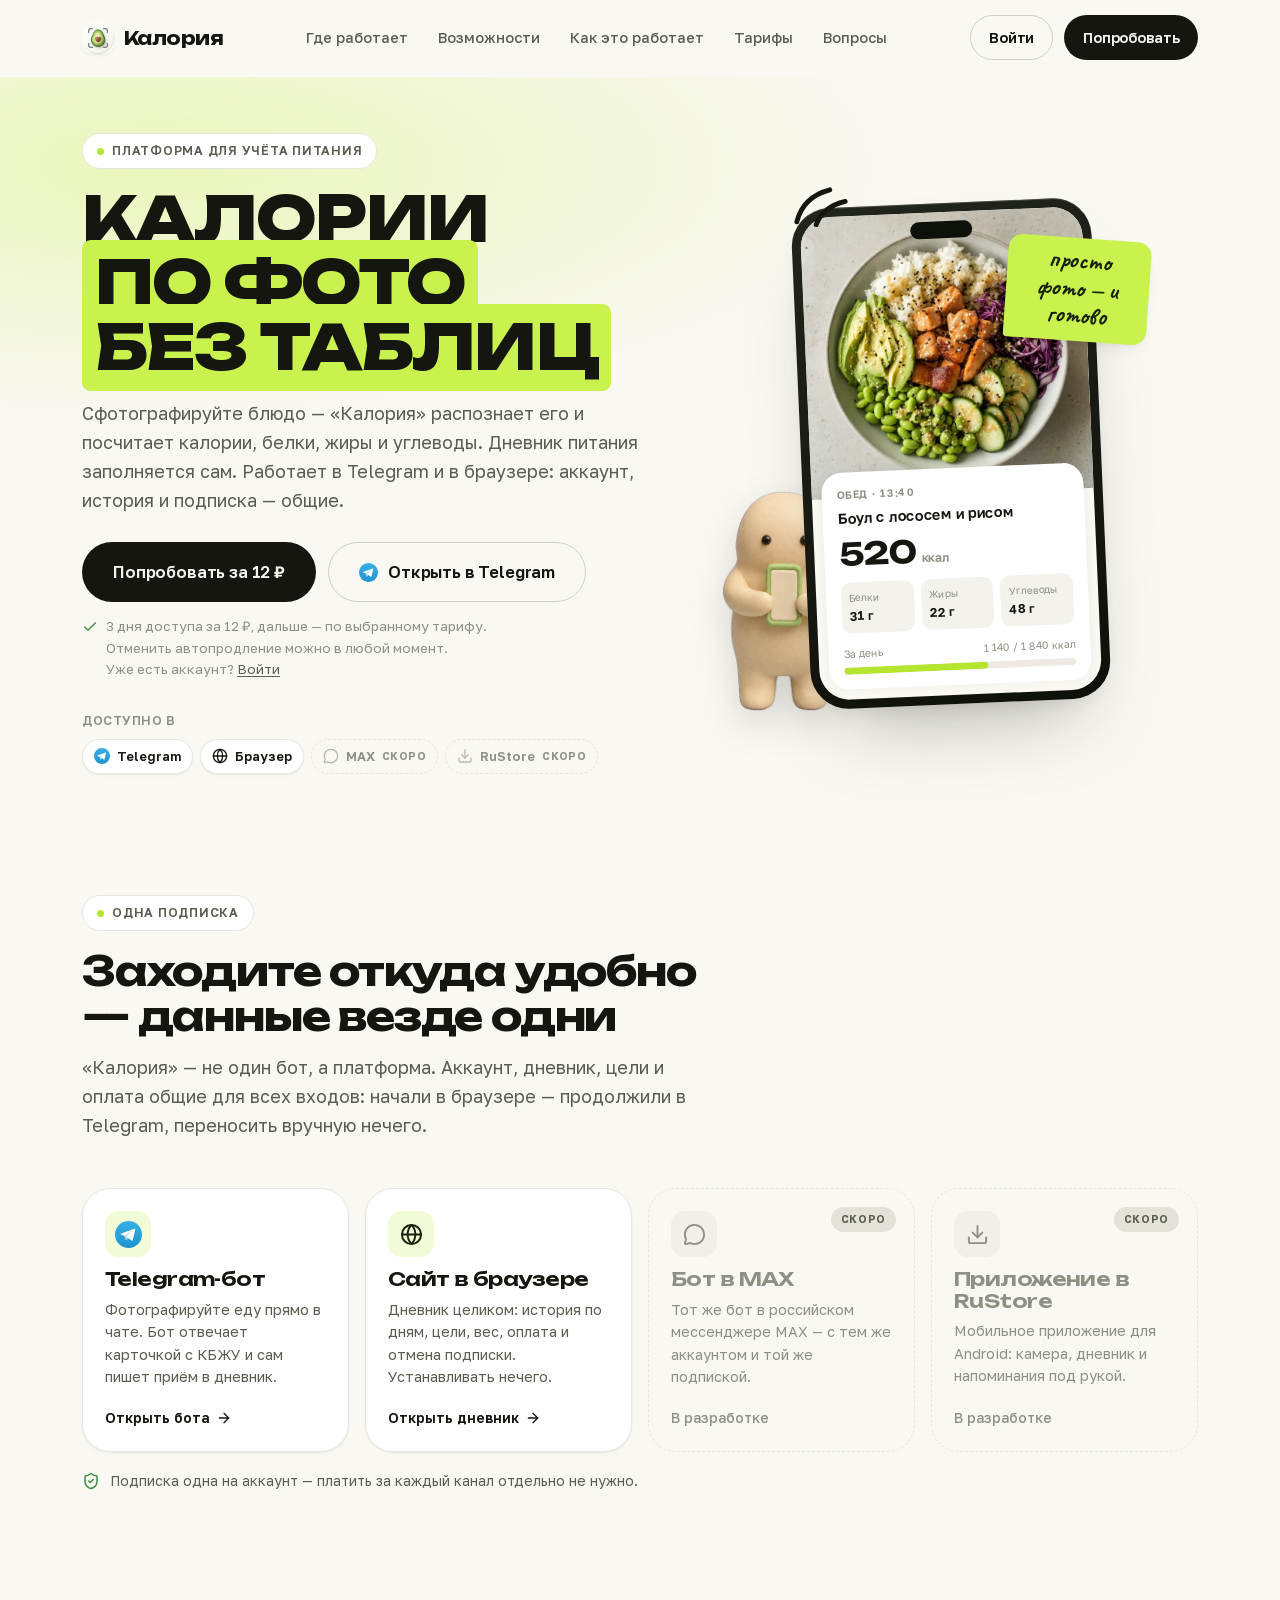
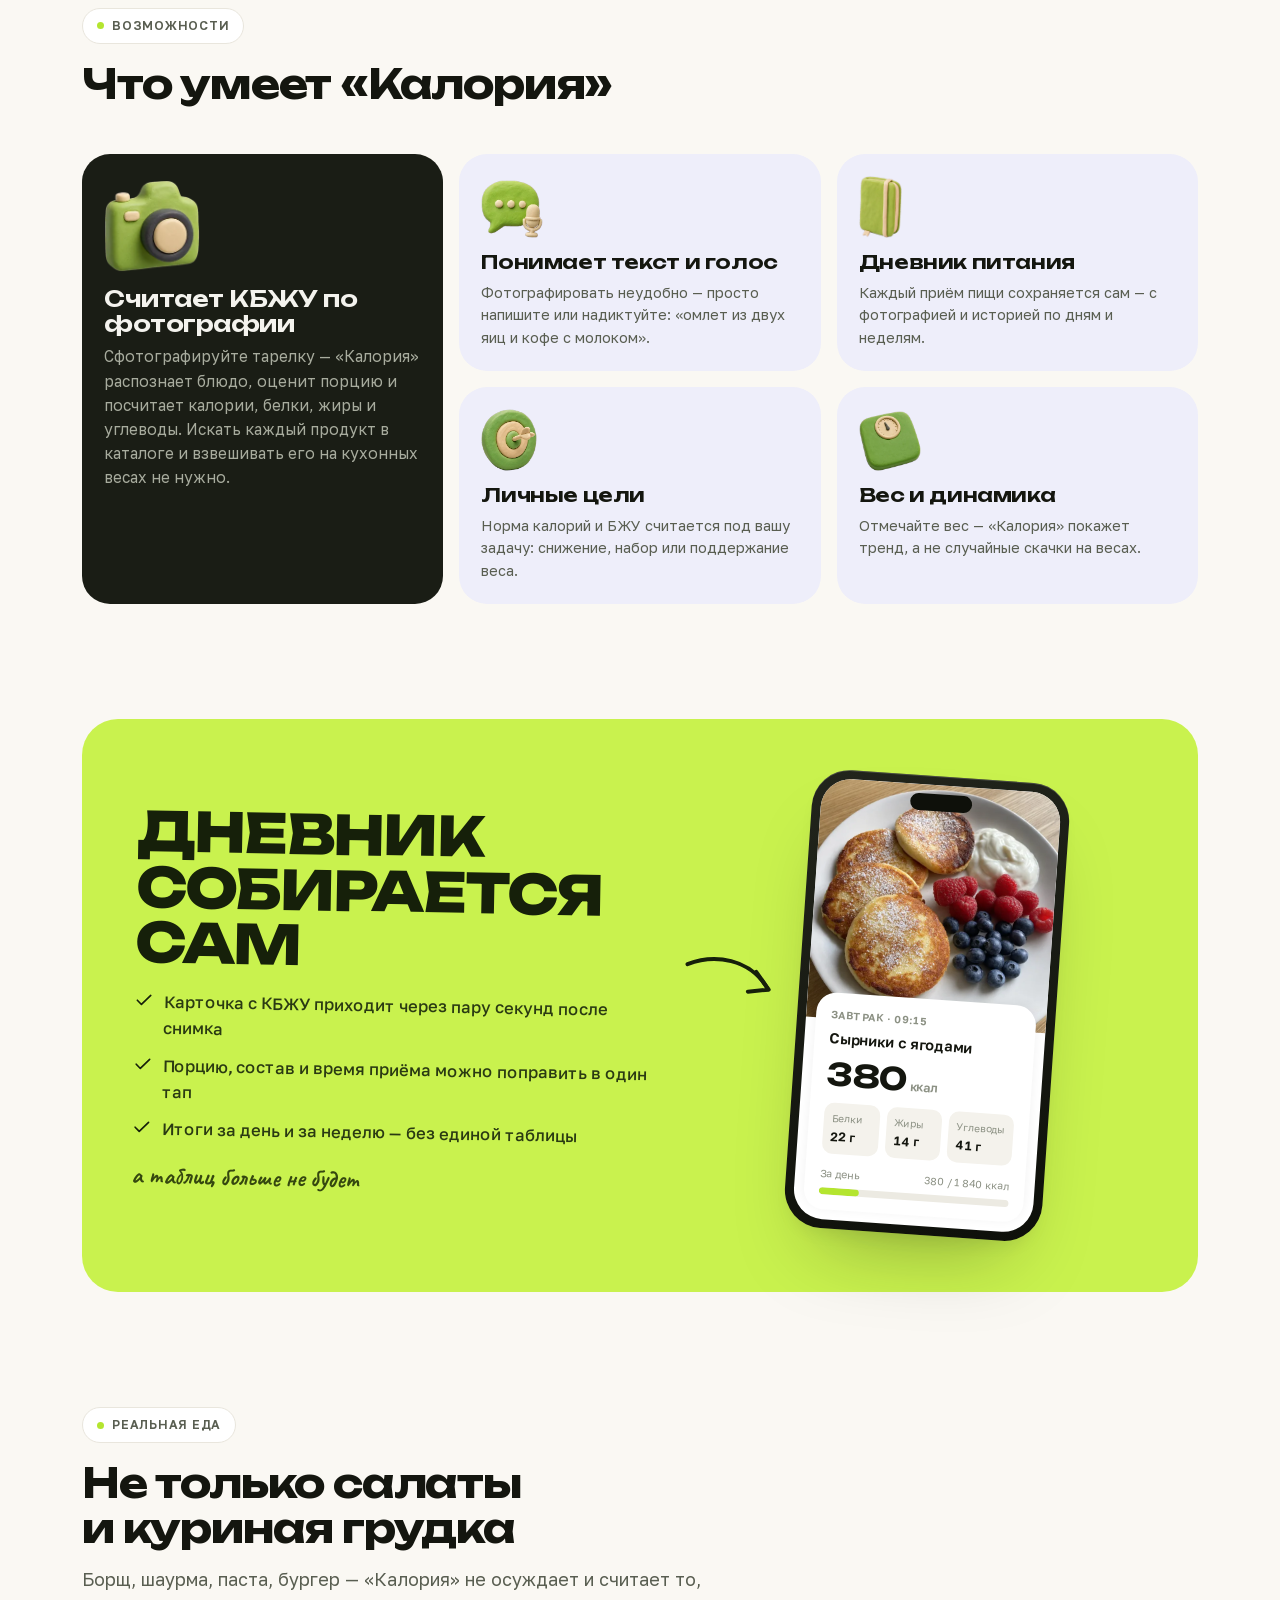
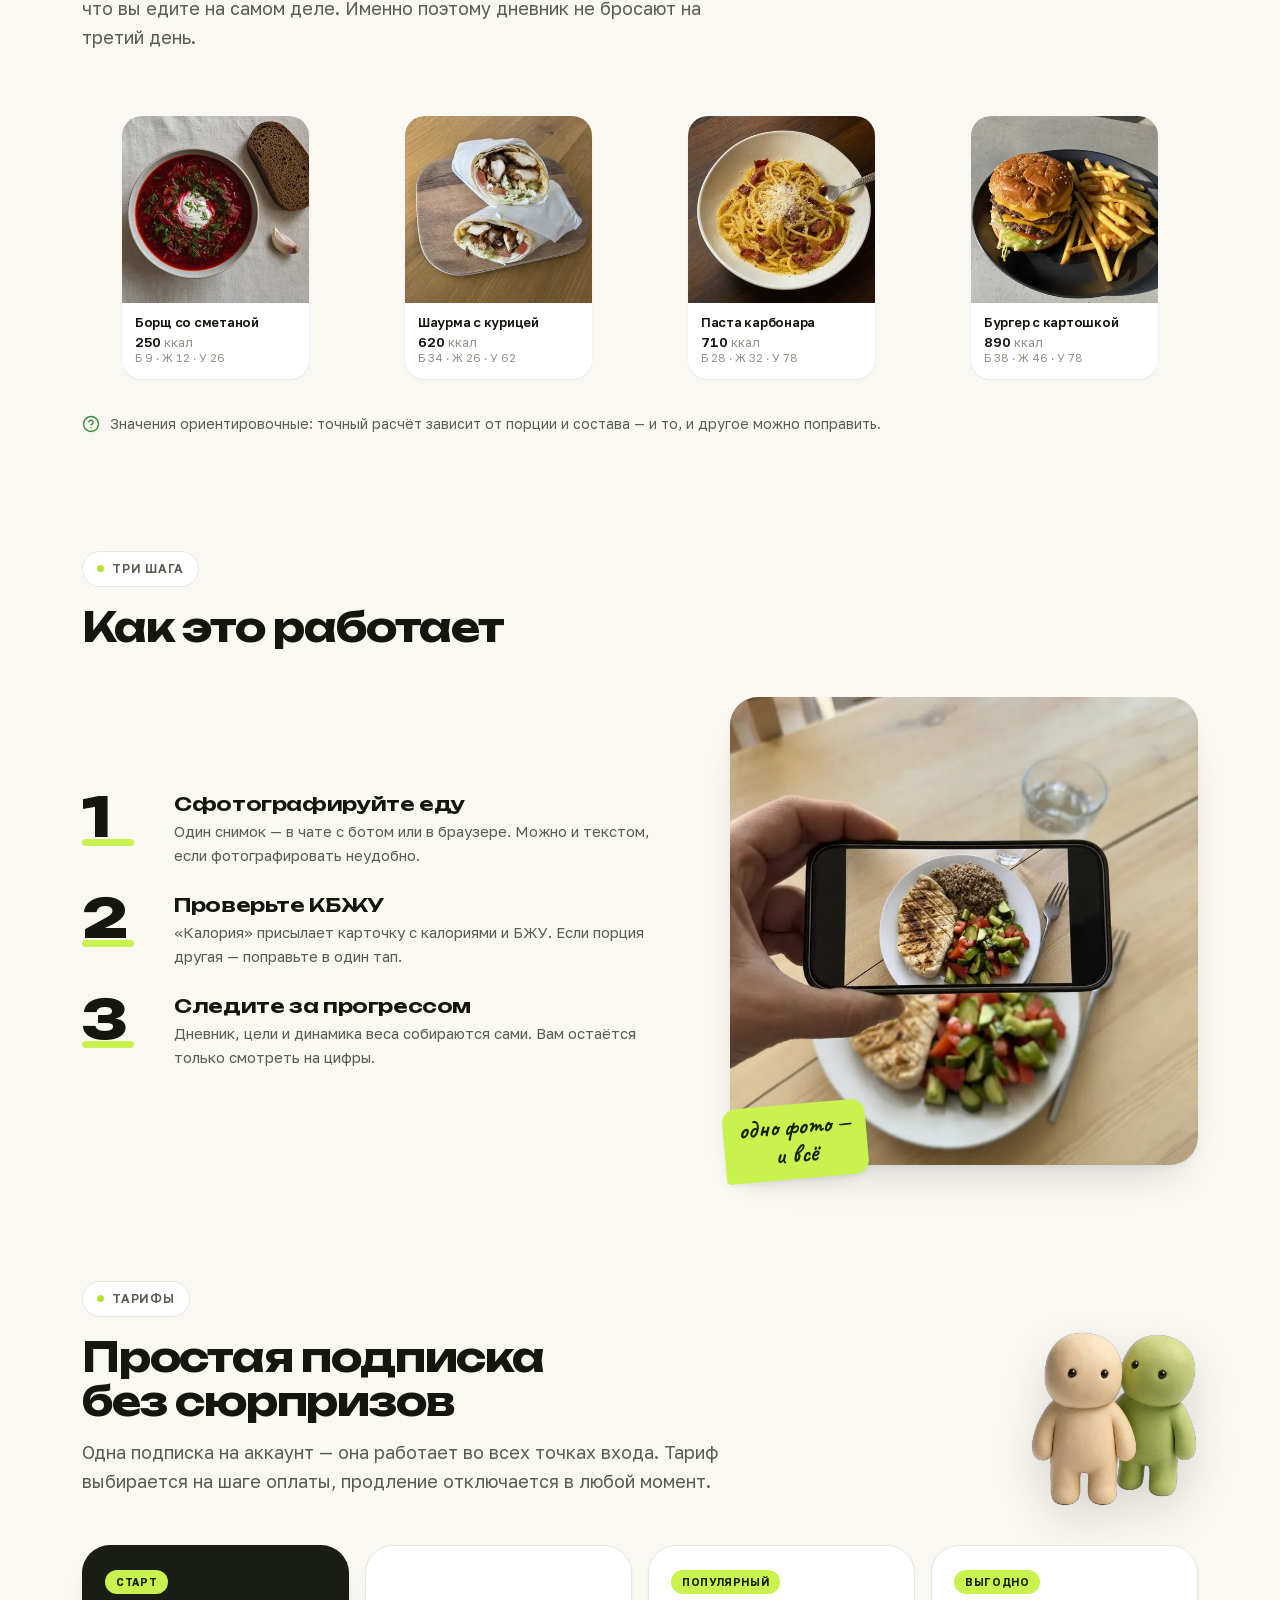
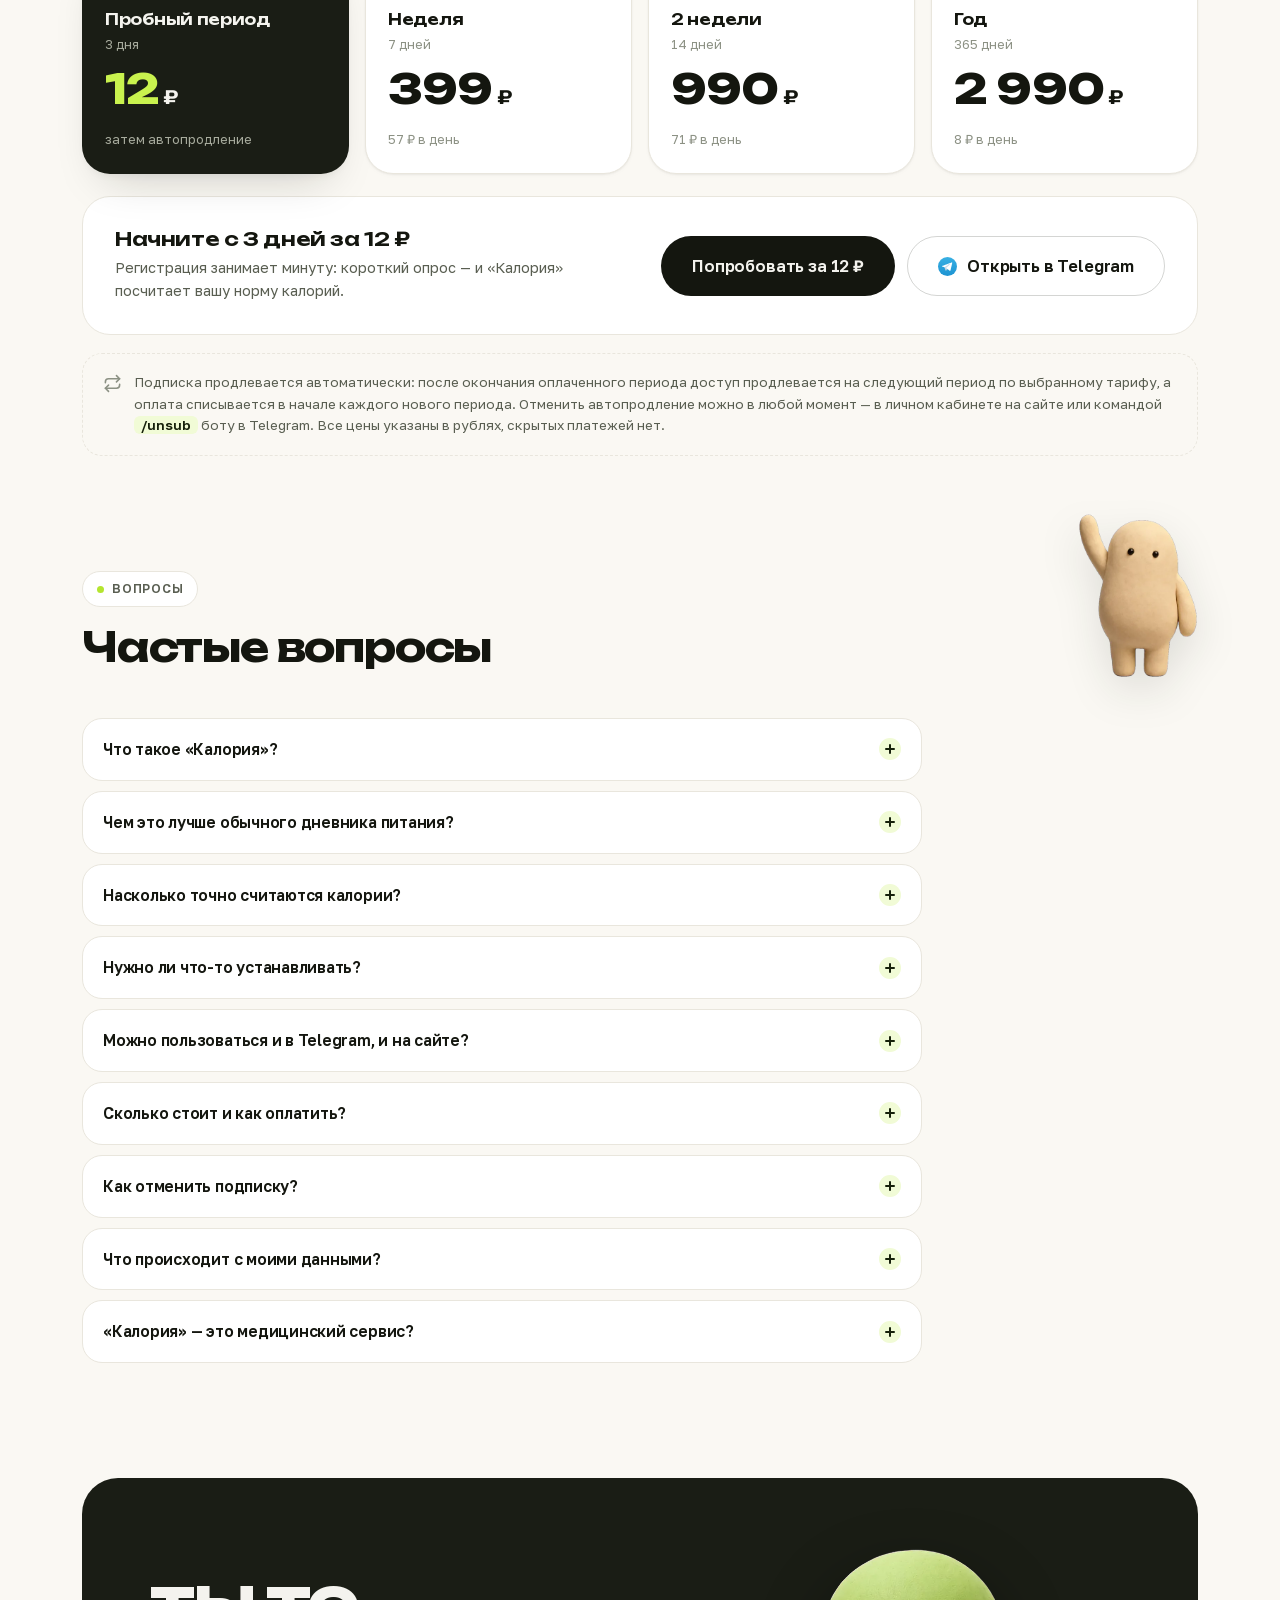
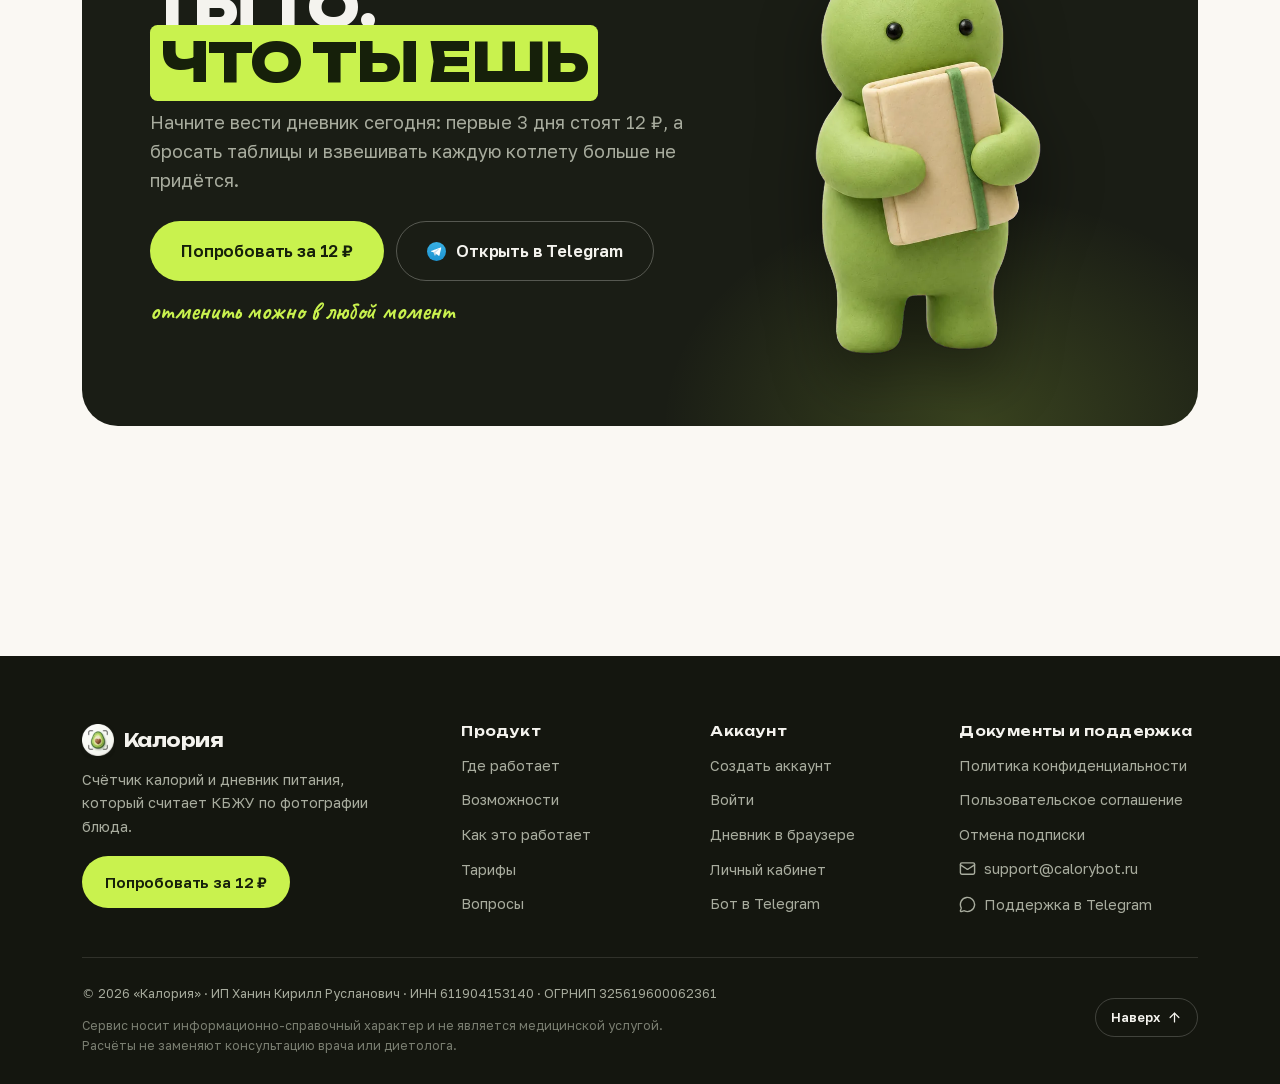
<file: index.html>
<!DOCTYPE html>
<html lang="ru">
<head>
  <meta charset="utf-8">
  <meta name="viewport" content="width=device-width, initial-scale=1">
  <title>Калория — счётчик калорий по фото: Telegram-бот и сайт</title>
  <meta name="description" content="«Калория» считает калории, белки, жиры и углеводы по фотографии блюда и сама ведёт дневник питания. Одна подписка на все входы: Telegram-бот и сайт, скоро MAX и RuStore. Первые 3 дня — 12 ₽.">
  <meta name="theme-color" content="#FAF8F3">
  <link rel="canonical" href="https://calorybot.ru/">
  <script>document.documentElement.classList.add('js');</script>

  <!-- Favicons -->
  <link rel="icon" href="/favicon.ico?v=2" sizes="any">
  <link rel="icon" type="image/png" sizes="32x32" href="/favicon-32.png?v=2">
  <link rel="apple-touch-icon" href="/apple-touch-icon.png">
  <link rel="manifest" href="/site.webmanifest">

  <!-- Open Graph -->
  <meta property="og:type" content="website">
  <meta property="og:site_name" content="Калория">
  <meta property="og:title" content="Калория — счётчик калорий по фото">
  <meta property="og:description" content="Сфотографируйте блюдо — «Калория» посчитает КБЖУ и сама заполнит дневник питания. В Telegram и в браузере, одна подписка на всё.">
  <meta property="og:url" content="https://calorybot.ru/">
  <meta property="og:image" content="https://calorybot.ru/og.jpg">
  <meta property="og:image:type" content="image/jpeg">
  <meta property="og:image:width" content="1200">
  <meta property="og:image:height" content="630">
  <meta property="og:image:alt" content="Калория — калории по фото без таблиц">
  <meta property="og:locale" content="ru_RU">
  <meta name="twitter:card" content="summary_large_image">

  <!-- Шрифты подключены до styles.css отдельным <link>, а не @import внутри него:
       @import добавляет ещё один последовательный запрос перед первой отрисовкой,
       и заголовок героя ждёт два круга вместо одного. Кириллические субсеты
       предзагружены — они нужны LCP-элементу (заголовку). -->
  <link rel="preload" href="/assets/fonts/unbounded-cyrillic.woff2" as="font" type="font/woff2" crossorigin>
  <link rel="preload" href="/assets/fonts/golos-cyrillic.woff2" as="font" type="font/woff2" crossorigin>
  <link rel="preload" href="/assets/img/dish-hero.webp" as="image" type="image/webp">
  <link rel="stylesheet" href="/assets/fonts/fonts.css">
  <link rel="stylesheet" href="/assets/css/styles.css">
  <script src="/assets/js/config.js"></script>
  <script src="/assets/js/main.js" defer></script>

  <script type="application/ld+json">
  {
    "@context": "https://schema.org",
    "@type": "WebSite",
    "name": "Калория",
    "url": "https://calorybot.ru/",
    "inLanguage": "ru-RU",
    "description": "Счётчик калорий и дневник питания: КБЖУ по фотографии блюда в Telegram и в браузере."
  }
  </script>
</head>
<body>

  <!-- ══ Шапка ══════════════════════════════════════════════════════════ -->
  <header class="site-header" id="top">
    <div class="container nav">
      <a class="brand" href="#top" aria-label="Калория — на главную">
        <img class="brand-mark" src="/assets/img/logo.webp" alt="" width="32" height="32">
        Калория
      </a>

      <nav class="nav-links" aria-label="Основная навигация">
        <a href="#platform">Где работает</a>
        <a href="#features">Возможности</a>
        <a href="#how">Как это работает</a>
        <a href="#pricing">Тарифы</a>
        <a href="#faq">Вопросы</a>
      </nav>

      <div class="nav-actions">
        <a class="btn btn-ghost" data-cta="login" href="https://my.calorybot.ru/auth">Войти</a>
        <a class="btn" data-cta="start" href="https://my.calorybot.ru/">Попробовать</a>
      </div>

      <button class="nav-toggle" type="button" aria-label="Меню" aria-expanded="false" aria-controls="mobileMenu">
        <svg class="ic" aria-hidden="true"><use href="/assets/img/icons.svg#i-menu"></use></svg>
      </button>
    </div>

    <div class="container mobile-menu" id="mobileMenu">
      <nav aria-label="Мобильная навигация">
        <a href="#platform">Где работает</a>
        <a href="#features">Возможности</a>
        <a href="#how">Как это работает</a>
        <a href="#pricing">Тарифы</a>
        <a href="#faq">Вопросы</a>
      </nav>
      <div class="menu-cta">
        <a class="btn" data-cta="start" href="https://my.calorybot.ru/">Попробовать за 12 ₽</a>
        <a class="btn btn-light" data-cta="login" href="https://my.calorybot.ru/auth">
          <svg class="ic" aria-hidden="true"><use href="/assets/img/icons.svg#i-log-in"></use></svg>
          Войти в аккаунт
        </a>
        <a class="btn btn-light" data-cta="bot" href="https://t.me/CaloryzBot">
          <img class="tg-logo" src="/assets/img/telegram.svg" alt="" width="19" height="19">
          Открыть в Telegram
        </a>
      </div>
    </div>
  </header>

  <main>

    <!-- ══ Герой ════════════════════════════════════════════════════════ -->
    <section class="hero">
      <div class="container hero-grid">

        <div class="hero-copy">
          <span class="eyebrow"><span class="dot"></span> Платформа для учёта питания</span>

          <h1 class="display">
            Калории<br>
            <span class="hl">по фото</span><br>
            <span class="hl">без таблиц</span>
          </h1>

          <p class="lead">
            Сфотографируйте блюдо — «Калория» распознает его и посчитает калории, белки, жиры
            и углеводы. Дневник питания заполняется сам. Работает в Telegram и в браузере:
            аккаунт, история и подписка — общие.
          </p>

          <div class="hero-cta">
            <a class="btn btn-lg" data-cta="start" href="https://my.calorybot.ru/">Попробовать за 12 ₽</a>
            <a class="btn btn-ghost btn-lg" data-cta="bot" href="https://t.me/CaloryzBot">
              <img class="tg-logo" src="/assets/img/telegram.svg" alt="" width="19" height="19">
              Открыть в Telegram
            </a>
          </div>

          <p class="hero-note">
            <svg class="ic" aria-hidden="true"><use href="/assets/img/icons.svg#i-check"></use></svg>
            <span>3 дня доступа за 12 ₽, дальше — по выбранному тарифу. Отменить автопродление можно
            в любой момент.<br>Уже есть аккаунт? <a data-cta="login" href="https://my.calorybot.ru/auth">Войти</a></span>
          </p>

          <div class="entry-chips">
            <span class="label">Доступно в</span>
            <a class="chip" data-cta="bot" href="https://t.me/CaloryzBot">
              <img class="tg-logo" src="/assets/img/telegram.svg" alt="" width="16" height="16">
              Telegram
            </a>
            <a class="chip" data-cta="app" href="https://my.calorybot.ru/app">
              <svg class="ic" aria-hidden="true"><use href="/assets/img/icons.svg#i-globe"></use></svg>
              Браузер
            </a>
            <span class="chip chip--soon">
              <svg class="ic" aria-hidden="true"><use href="/assets/img/icons.svg#i-message-circle"></use></svg>
              MAX <span class="soon">скоро</span>
            </span>
            <span class="chip chip--soon">
              <svg class="ic" aria-hidden="true"><use href="/assets/img/icons.svg#i-download"></use></svg>
              RuStore <span class="soon">скоро</span>
            </span>
          </div>
        </div>

        <div class="hero-art">
          <div class="art-stage">
          <svg class="doodle-swoosh" viewBox="0 0 64 44" aria-hidden="true">
            <path class="doodle" d="M6 38C10 22 21 10 40 5"/>
            <path class="doodle" d="M26 41C30 30 39 21 56 17"/>
          </svg>

          <img class="hero-mascot" src="/assets/img/mascot-phone.webp" alt=""
               width="520" height="929" loading="lazy" decoding="async">

          <!-- Экран собран вёрсткой, а не отрендерен картинкой: так он резкий на
               retina, весит ноль байт и цифры в нём можно править текстом. -->
          <div class="device">
            <div class="device-screen">
              <img class="app-photo" src="/assets/img/dish-hero.webp"
                   alt="Боул с лососем и рисом, сфотографированный сверху"
                   width="720" height="720" fetchpriority="high" decoding="async">
              <div class="app-card">
                <div class="app-card-kicker">Обед · 13:40</div>
                <div class="app-card-title">Боул с лососем и рисом</div>
                <div class="app-kcal"><b>520</b><span>ккал</span></div>
                <ul class="app-macros">
                  <li><span class="k">Белки</span><span class="v">31 г</span></li>
                  <li><span class="k">Жиры</span><span class="v">22 г</span></li>
                  <li><span class="k">Углеводы</span><span class="v">48 г</span></li>
                </ul>
                <div class="app-bar-row">
                  <div class="cap"><span>За день</span><span>1 140 / 1 840 ккал</span></div>
                  <div class="app-track"><i style="width:62%"></i></div>
                </div>
              </div>
            </div>
          </div>

          <p class="sticker sticker--hero hand">просто фото — и готово</p>
          </div>
        </div>

      </div>
    </section>

    <!-- ══ Точки входа ══════════════════════════════════════════════════ -->
    <section class="section" id="platform">
      <div class="container">
        <div class="section-head" data-reveal>
          <span class="eyebrow"><span class="dot"></span> Одна подписка</span>
          <h2 class="h2">Заходите откуда удобно — данные везде одни</h2>
          <p class="lead">
            «Калория» — не один бот, а платформа. Аккаунт, дневник, цели и оплата общие для всех
            входов: начали в браузере — продолжили в Telegram, переносить вручную нечего.
          </p>
        </div>

        <div class="entries">
          <a class="entry" data-cta="bot" href="https://t.me/CaloryzBot" data-reveal>
            <span class="entry-ico"><img class="tg-logo" src="/assets/img/telegram.svg" alt="" width="27" height="27"></span>
            <h3 class="h3">Telegram-бот</h3>
            <p>Фотографируйте еду прямо в чате. Бот отвечает карточкой с КБЖУ и сам пишет приём в дневник.</p>
            <span class="go">Открыть бота
              <svg class="ic" aria-hidden="true"><use href="/assets/img/icons.svg#i-arrow-right"></use></svg>
            </span>
          </a>

          <a class="entry" data-cta="app" href="https://my.calorybot.ru/app" data-reveal>
            <span class="entry-ico"><svg class="ic" aria-hidden="true"><use href="/assets/img/icons.svg#i-globe"></use></svg></span>
            <h3 class="h3">Сайт в браузере</h3>
            <p>Дневник целиком: история по дням, цели, вес, оплата и отмена подписки. Устанавливать нечего.</p>
            <span class="go">Открыть дневник
              <svg class="ic" aria-hidden="true"><use href="/assets/img/icons.svg#i-arrow-right"></use></svg>
            </span>
          </a>

          <div class="entry entry--soon" data-entry="max" data-reveal>
            <span class="badge-soon">скоро</span>
            <span class="entry-ico"><svg class="ic" aria-hidden="true"><use href="/assets/img/icons.svg#i-message-circle"></use></svg></span>
            <h3 class="h3">Бот в MAX</h3>
            <p>Тот же бот в российском мессенджере MAX — с тем же аккаунтом и той же подпиской.</p>
            <span class="go">В разработке</span>
          </div>

          <div class="entry entry--soon" data-entry="rustore" data-reveal>
            <span class="badge-soon">скоро</span>
            <span class="entry-ico"><svg class="ic" aria-hidden="true"><use href="/assets/img/icons.svg#i-download"></use></svg></span>
            <h3 class="h3">Приложение в RuStore</h3>
            <p>Мобильное приложение для Android: камера, дневник и напоминания под рукой.</p>
            <span class="go">В разработке</span>
          </div>
        </div>

        <p class="entries-note" data-reveal>
          <svg class="ic" aria-hidden="true"><use href="/assets/img/icons.svg#i-shield-check"></use></svg>
          Подписка одна на аккаунт — платить за каждый канал отдельно не нужно.
        </p>
      </div>
    </section>

    <!-- ══ Возможности ══════════════════════════════════════════════════ -->
    <section class="section" id="features">
      <div class="container">
        <div class="section-head" data-reveal>
          <span class="eyebrow"><span class="dot"></span> Возможности</span>
          <h2 class="h2">Что умеет «Калория»</h2>
        </div>

        <div class="bento">
          <article class="feature feature--lead" data-reveal>
            <img src="/assets/img/i-camera.webp" alt="" width="200" height="193" loading="lazy" decoding="async">
            <h3 class="h3">Считает КБЖУ по фотографии</h3>
            <p>
              Сфотографируйте тарелку — «Калория» распознает блюдо, оценит порцию и посчитает
              калории, белки, жиры и углеводы. Искать каждый продукт в каталоге и взвешивать
              его на кухонных весах не нужно.
            </p>
          </article>

          <article class="feature" data-reveal>
            <img src="/assets/img/i-chat.webp" alt="" width="200" height="189" loading="lazy" decoding="async">
            <h3 class="h3">Понимает текст и голос</h3>
            <p>Фотографировать неудобно — просто напишите или надиктуйте: «омлет из двух яиц и кофе с молоком».</p>
          </article>

          <article class="feature" data-reveal>
            <img src="/assets/img/i-note.webp" alt="" width="200" height="284" loading="lazy" decoding="async">
            <h3 class="h3">Дневник питания</h3>
            <p>Каждый приём пищи сохраняется сам — с фотографией и историей по дням и неделям.</p>
          </article>

          <article class="feature" data-reveal>
            <img src="/assets/img/i-target.webp" alt="" width="200" height="223" loading="lazy" decoding="async">
            <h3 class="h3">Личные цели</h3>
            <p>Норма калорий и БЖУ считается под вашу задачу: снижение, набор или поддержание веса.</p>
          </article>

          <article class="feature" data-reveal>
            <img src="/assets/img/i-scale.webp" alt="" width="200" height="195" loading="lazy" decoding="async">
            <h3 class="h3">Вес и динамика</h3>
            <p>Отмечайте вес — «Калория» покажет тренд, а не случайные скачки на весах.</p>
          </article>

        </div>
      </div>
    </section>

    <!-- ══ Лаймовый баннер ══════════════════════════════════════════════ -->
    <section class="section band-wrap">
      <div class="container">
        <div class="band" data-reveal>
          <div class="band-inner">
            <div class="band-grid">
              <div>
                <h2 class="display display--sm">Дневник<br>собирается сам</h2>
                <ul class="band-list">
                  <li>
                    <svg class="ic" aria-hidden="true"><use href="/assets/img/icons.svg#i-check"></use></svg>
                    Карточка с КБЖУ приходит через пару секунд после снимка
                  </li>
                  <li>
                    <svg class="ic" aria-hidden="true"><use href="/assets/img/icons.svg#i-check"></use></svg>
                    Порцию, состав и время приёма можно поправить в один тап
                  </li>
                  <li>
                    <svg class="ic" aria-hidden="true"><use href="/assets/img/icons.svg#i-check"></use></svg>
                    Итоги за день и за неделю — без единой таблицы
                  </li>
                </ul>
                <p class="hand">а таблиц больше не будет</p>
              </div>

              <div class="band-art">
                <svg class="doodle-arrow" viewBox="0 0 120 76" aria-hidden="true">
                  <path class="doodle" d="M6 18C40 4 84 10 106 46"/>
                  <path class="doodle" d="M92 26l16 22-26 3"/>
                </svg>
                <div class="device">
                  <div class="device-screen">
                    <img class="app-photo" src="/assets/img/dish-morning.webp"
                         alt="Сырники с ягодами и сметаной на белой тарелке"
                         width="640" height="640" loading="lazy" decoding="async">
                    <div class="app-card">
                      <div class="app-card-kicker">Завтрак · 09:15</div>
                      <div class="app-card-title">Сырники с ягодами</div>
                      <div class="app-kcal"><b>380</b><span>ккал</span></div>
                      <ul class="app-macros">
                        <li><span class="k">Белки</span><span class="v">22 г</span></li>
                        <li><span class="k">Жиры</span><span class="v">14 г</span></li>
                        <li><span class="k">Углеводы</span><span class="v">41 г</span></li>
                      </ul>
                      <div class="app-bar-row">
                        <div class="cap"><span>За день</span><span>380 / 1 840 ккал</span></div>
                        <div class="app-track"><i style="width:21%"></i></div>
                      </div>
                    </div>
                  </div>
                </div>
              </div>
            </div>
          </div>
        </div>
      </div>
    </section>

    <!-- ══ Реальная еда ═════════════════════════════════════════════════ -->
    <section class="section" id="food">
      <div class="container">
        <div class="section-head" data-reveal>
          <span class="eyebrow"><span class="dot"></span> Реальная еда</span>
          <h2 class="h2">Не только салаты и куриная грудка</h2>
          <p class="lead">
            Борщ, шаурма, паста, бургер — «Калория» не осуждает и считает то, что вы едите
            на самом деле. Именно поэтому дневник не бросают на третий день.
          </p>
        </div>

        <div class="foods" data-reveal>
          <figure class="food">
            <img src="/assets/img/dish-soup.webp" alt="Борщ со сметаной и ржаным хлебом"
                 width="360" height="360" loading="lazy" decoding="async">
            <figcaption>
              <span class="name">Борщ со сметаной</span>
              <span class="kcal"><b>250</b> ккал</span>
              <span class="macros">Б 9 · Ж 12 · У 26</span>
            </figcaption>
          </figure>
          <figure class="food">
            <img src="/assets/img/dish-shawarma.webp" alt="Шаурма с курицей, разрезанная пополам"
                 width="360" height="360" loading="lazy" decoding="async">
            <figcaption>
              <span class="name">Шаурма с курицей</span>
              <span class="kcal"><b>620</b> ккал</span>
              <span class="macros">Б 34 · Ж 26 · У 62</span>
            </figcaption>
          </figure>
          <figure class="food">
            <img src="/assets/img/dish-pasta.webp" alt="Паста карбонара в белой тарелке"
                 width="360" height="360" loading="lazy" decoding="async">
            <figcaption>
              <span class="name">Паста карбонара</span>
              <span class="kcal"><b>710</b> ккал</span>
              <span class="macros">Б 28 · Ж 32 · У 78</span>
            </figcaption>
          </figure>
          <figure class="food">
            <img src="/assets/img/dish-burger.webp" alt="Двойной чизбургер с картофелем фри"
                 width="360" height="360" loading="lazy" decoding="async">
            <figcaption>
              <span class="name">Бургер с картошкой</span>
              <span class="kcal"><b>890</b> ккал</span>
              <span class="macros">Б 38 · Ж 46 · У 78</span>
            </figcaption>
          </figure>
        </div>

        <p class="entries-note" data-reveal>
          <svg class="ic" aria-hidden="true"><use href="/assets/img/icons.svg#i-circle-help"></use></svg>
          Значения ориентировочные: точный расчёт зависит от порции и состава — и то, и другое можно поправить.
        </p>
      </div>
    </section>

    <!-- ══ Как это работает ═════════════════════════════════════════════ -->
    <section class="section" id="how">
      <div class="container">
        <div class="section-head" data-reveal>
          <span class="eyebrow"><span class="dot"></span> Три шага</span>
          <h2 class="h2">Как это работает</h2>
        </div>

        <div class="how-grid">
          <div class="steps">
            <article class="step" data-reveal>
              <span class="step-num" aria-hidden="true">1</span>
              <div>
                <h3 class="h3">Сфотографируйте еду</h3>
                <p>Один снимок — в чате с ботом или в браузере. Можно и текстом, если фотографировать неудобно.</p>
              </div>
            </article>
            <article class="step" data-reveal>
              <span class="step-num" aria-hidden="true">2</span>
              <div>
                <h3 class="h3">Проверьте КБЖУ</h3>
                <p>«Калория» присылает карточку с калориями и БЖУ. Если порция другая — поправьте в один тап.</p>
              </div>
            </article>
            <article class="step" data-reveal>
              <span class="step-num" aria-hidden="true">3</span>
              <div>
                <h3 class="h3">Следите за прогрессом</h3>
                <p>Дневник, цели и динамика веса собираются сами. Вам остаётся только смотреть на цифры.</p>
              </div>
            </article>
          </div>

          <div class="how-art" data-reveal>
            <img src="/assets/img/shot-hand.webp"
                 alt="Человек фотографирует на телефон свою тарелку с куриной грудкой, гречкой и салатом"
                 width="760" height="760" loading="lazy" decoding="async">
            <p class="sticker hand">одно фото — и всё</p>
          </div>
        </div>
      </div>
    </section>

    <!-- ══ Тарифы ═══════════════════════════════════════════════════════ -->
    <section class="section" id="pricing">
      <div class="container">
        <div class="pricing-head" data-reveal>
          <div class="section-head">
            <span class="eyebrow"><span class="dot"></span> Тарифы</span>
            <h2 class="h2">Простая подписка без сюрпризов</h2>
            <p class="lead">
              Одна подписка на аккаунт — она работает во всех точках входа. Тариф выбирается
              на шаге оплаты, продление отключается в любой момент.
            </p>
          </div>
          <img class="pricing-mascot" src="/assets/img/mascot-duo.webp" alt=""
               width="620" height="648" loading="lazy" decoding="async">
        </div>

        <!-- Источник правды по ценам — CALORIYA.PRICING в config.js: тот же массив
             читает оферта, поэтому лендинг и документ не могут разойтись.
             Разметка ниже — fallback: она нужна поисковику, который не исполняет
             скрипты, и читателю с отключённым JS. main.js переписывает сетку
             конфигом и кричит в консоль, если fallback отстал. Тот же приём уже
             применён в самой оферте (terms/index.html, п. 7.2). -->
        <div class="pricing-grid" id="pricingGrid" data-reveal>
          <article class="plan plan--featured">
            <span class="plan-badge">Старт</span>
            <span class="plan-title">Пробный период</span>
            <span class="plan-duration">3 дня</span>
            <span class="plan-price"><b>12</b><span class="cur">₽</span></span>
            <span class="plan-meta">затем автопродление</span>
          </article>
          <article class="plan">
            <span class="plan-badge plan-badge--empty">·</span>
            <span class="plan-title">Неделя</span>
            <span class="plan-duration">7 дней</span>
            <span class="plan-price"><b>399</b><span class="cur">₽</span></span>
            <span class="plan-meta">57 ₽ в день</span>
          </article>
          <article class="plan">
            <span class="plan-badge">Популярный</span>
            <span class="plan-title">2 недели</span>
            <span class="plan-duration">14 дней</span>
            <span class="plan-price"><b>990</b><span class="cur">₽</span></span>
            <span class="plan-meta">71 ₽ в день</span>
          </article>
          <article class="plan">
            <span class="plan-badge">Выгодно</span>
            <span class="plan-title">Год</span>
            <span class="plan-duration">365 дней</span>
            <span class="plan-price"><b>2&nbsp;990</b><span class="cur">₽</span></span>
            <span class="plan-meta">8 ₽ в день</span>
          </article>
        </div>

        <div class="pricing-cta" data-reveal>
          <div>
            <h3 class="h3">Начните с 3 дней за 12 ₽</h3>
            <p>Регистрация занимает минуту: короткий опрос — и «Калория» посчитает вашу норму калорий.</p>
          </div>
          <div class="actions">
            <a class="btn btn-lg" data-cta="start" href="https://my.calorybot.ru/">Попробовать за 12 ₽</a>
            <a class="btn btn-ghost btn-lg" data-cta="bot" href="https://t.me/CaloryzBot">
              <img class="tg-logo" src="/assets/img/telegram.svg" alt="" width="19" height="19">
              Открыть в Telegram
            </a>
          </div>
        </div>

        <!-- Раскрытие условий автопродления — самый нагруженный юридически текст
             на странице, поэтому он есть в разметке, а не только в config.js:
             при отключённом JS блок обязан остаться читаемым. main.js
             перезаписывает его значением CALORIYA.BILLING_NOTE. -->
        <div class="billing-note" data-reveal>
          <svg class="ic" aria-hidden="true"><use href="/assets/img/icons.svg#i-repeat"></use></svg>
          <p id="billingNote">
            Подписка продлевается автоматически: после окончания оплаченного периода доступ
            продлевается на следующий период по выбранному тарифу, а оплата списывается в начале
            каждого нового периода. Отменить автопродление можно в любой момент — в личном кабинете
            на сайте или командой <code data-cancel-cmd>/unsub</code> боту в Telegram. Все цены
            указаны в рублях, скрытых платежей нет.
          </p>
        </div>
      </div>
    </section>

    <!-- ══ Вопросы ══════════════════════════════════════════════════════ -->
    <section class="section" id="faq">
      <div class="container">
        <div class="faq-head" data-reveal>
          <div class="section-head">
            <span class="eyebrow"><span class="dot"></span> Вопросы</span>
            <h2 class="h2">Частые вопросы</h2>
          </div>
          <img class="faq-mascot" src="/assets/img/mascot-wave.webp" alt=""
               width="340" height="468" loading="lazy" decoding="async">
        </div>

        <div class="faq">
          <details class="qa" data-reveal>
            <summary>Что такое «Калория»?<span class="qa-mark" aria-hidden="true"></span></summary>
            <div class="qa-body">
              Сервис учёта питания. Вы отправляете фотографию или описание блюда, «Калория» считает
              калории и БЖУ и ведёт за вас дневник питания. Пользоваться можно в Telegram-боте
              или на сайте — это один и тот же аккаунт.
            </div>
          </details>

          <details class="qa" data-reveal>
            <summary>Чем это лучше обычного дневника питания?<span class="qa-mark" aria-hidden="true"></span></summary>
            <div class="qa-body">
              В обычном счётчике каждый приём пищи нужно собрать руками: найти продукт в каталоге,
              указать вес, повторить для всех ингредиентов. Именно на этом дневники и бросают.
              Здесь вместо этого одна фотография.
            </div>
          </details>

          <details class="qa" data-reveal>
            <summary>Насколько точно считаются калории?<span class="qa-mark" aria-hidden="true"></span></summary>
            <div class="qa-body">
              По фотографии нельзя узнать точный вес и состав блюда, поэтому «Калория» даёт оценку —
              и её видно сразу: порцию, состав и время приёма можно поправить в один тап. Для контроля
              питания важна не абсолютная точность каждого приёма, а честная динамика за неделю.
            </div>
          </details>

          <details class="qa" data-reveal>
            <summary>Нужно ли что-то устанавливать?<span class="qa-mark" aria-hidden="true"></span></summary>
            <div class="qa-body">
              Нет. «Калория» работает в Telegram и в обычном браузере — и на телефоне, и на компьютере.
              Приложение для Android в RuStore и бот в MAX появятся позже; подписка останется той же.
            </div>
          </details>

          <details class="qa" data-reveal>
            <summary>Можно пользоваться и в Telegram, и на сайте?<span class="qa-mark" aria-hidden="true"></span></summary>
            <div class="qa-body">
              Да, и это одна и та же учётная запись: дневник, цели и подписка общие. Привязать Telegram
              к веб-аккаунту можно в <a data-link="account" href="https://my.calorybot.ru/account">личном кабинете</a>.
            </div>
          </details>

          <details class="qa" data-reveal>
            <summary>Сколько стоит и как оплатить?<span class="qa-mark" aria-hidden="true"></span></summary>
            <div class="qa-body">
              Доступ оформляется по подписке: 3 дня, неделя, 2 недели или год — актуальные цены в разделе
              <a href="#pricing">«Тарифы»</a>. Оплата картой на защищённой странице платёжного провайдера;
              на указанный при оплате адрес приходит чек.
            </div>
          </details>

          <details class="qa" data-reveal>
            <summary>Как отменить подписку?<span class="qa-mark" aria-hidden="true"></span></summary>
            <div class="qa-body">
              Нажмите «Отменить подписку» в <a data-link="account" href="https://my.calorybot.ru/account">личном кабинете</a>
              или отправьте боту команду <code data-cancel-cmd>/unsub</code>. Автопродление отключится,
              повторных списаний не будет, а доступ сохранится до конца уже оплаченного периода.
              Подробнее — на странице <a data-link="cancel" href="/cancel/">отмены подписки</a>.
            </div>
          </details>

          <details class="qa" data-reveal>
            <summary>Что происходит с моими данными?<span class="qa-mark" aria-hidden="true"></span></summary>
            <div class="qa-body">
              Мы обрабатываем данные только в объёме, необходимом для работы сервиса, и не продаём их.
              Что именно собирается и зачем — в <a data-link="privacy" href="/privacy/">политике конфиденциальности</a>.
            </div>
          </details>

          <details class="qa" data-reveal>
            <summary>«Калория» — это медицинский сервис?<span class="qa-mark" aria-hidden="true"></span></summary>
            <div class="qa-body">
              Нет. Сервис носит информационно-справочный характер и не заменяет консультацию врача
              или диетолога. При хронических заболеваниях, беременности и назначенных диетах
              решения о питании принимайте вместе со специалистом.
            </div>
          </details>
        </div>
      </div>
    </section>

    <!-- ══ Финальный призыв ═════════════════════════════════════════════ -->
    <section class="section">
      <div class="container">
        <div class="cta-final" data-reveal>
          <div class="cta-grid">
            <div>
              <h2 class="display display--sm">
                Ты то,<br>
                <span class="hl">что ты ешь</span>
              </h2>
              <p class="lead">
                Начните вести дневник сегодня: первые 3 дня стоят 12 ₽, а бросать таблицы
                и взвешивать каждую котлету больше не придётся.
              </p>
              <div class="cta-actions">
                <a class="btn btn-lime btn-lg" data-cta="start" href="https://my.calorybot.ru/">Попробовать за 12 ₽</a>
                <a class="btn btn-on-dark btn-lg" data-cta="bot" href="https://t.me/CaloryzBot">
                  <img class="tg-logo" src="/assets/img/telegram.svg" alt="" width="19" height="19">
                  Открыть в Telegram
                </a>
              </div>
              <p class="hand">отменить можно в любой момент</p>
            </div>
            <div class="cta-art">
              <img src="/assets/img/mascot-book.webp" alt=""
                   width="460" height="816" loading="lazy" decoding="async">
            </div>
          </div>
        </div>
      </div>
    </section>

  </main>

  <!-- ══ Подвал ═════════════════════════════════════════════════════════ -->
  <footer class="site-footer">
    <div class="container">
      <div class="footer-top">
        <div class="footer-brand">
          <a class="brand" href="#top">
            <img class="brand-mark" src="/assets/img/logo.webp" alt="" width="32" height="32">
            Калория
          </a>
          <p>Счётчик калорий и дневник питания, который считает КБЖУ по фотографии блюда.</p>
          <a class="btn btn-lime" data-cta="start" href="https://my.calorybot.ru/">Попробовать за 12 ₽</a>
        </div>

        <div class="footer-col">
          <h4>Продукт</h4>
          <ul>
            <li><a href="#platform">Где работает</a></li>
            <li><a href="#features">Возможности</a></li>
            <li><a href="#how">Как это работает</a></li>
            <li><a href="#pricing">Тарифы</a></li>
            <li><a href="#faq">Вопросы</a></li>
          </ul>
        </div>

        <div class="footer-col">
          <h4>Аккаунт</h4>
          <ul>
            <li><a data-cta="start" href="https://my.calorybot.ru/">Создать аккаунт</a></li>
            <li><a data-cta="login" href="https://my.calorybot.ru/auth">Войти</a></li>
            <li><a data-cta="app" href="https://my.calorybot.ru/app">Дневник в браузере</a></li>
            <li><a data-link="account" href="https://my.calorybot.ru/account">Личный кабинет</a></li>
            <li><a data-cta="bot" href="https://t.me/CaloryzBot">Бот в Telegram</a></li>
          </ul>
        </div>

        <div class="footer-col">
          <h4>Документы и поддержка</h4>
          <ul>
            <li><a data-link="privacy" href="/privacy/">Политика конфиденциальности</a></li>
            <li><a data-link="terms" href="/terms/">Пользовательское соглашение</a></li>
            <li><a data-link="cancel" href="/cancel/">Отмена подписки</a></li>
            <li><a data-email href="mailto:support@calorybot.ru">
              <svg class="ic" aria-hidden="true"><use href="/assets/img/icons.svg#i-mail"></use></svg>
              <span>support@calorybot.ru</span>
            </a></li>
            <li><a data-cta="support" href="https://t.me/CalorysSupportBot">
              <svg class="ic" aria-hidden="true"><use href="/assets/img/icons.svg#i-message-circle"></use></svg>
              Поддержка в Telegram
            </a></li>
          </ul>
        </div>
      </div>

      <div class="footer-bottom">
        <div>
          <span class="legal-line">
            © <span data-year>2026</span> «Калория» ·
            <span data-legal>ИП Ханин Кирилл Русланович · ИНН 611904153140 · ОГРНИП 325619600062361</span>
          </span>
          <p class="disclaimer">
            Сервис носит информационно-справочный характер и не является медицинской услугой.
            Расчёты не заменяют консультацию врача или диетолога.
          </p>
        </div>
        <a class="to-top" href="#top">
          Наверх
          <svg class="ic" aria-hidden="true"><use href="/assets/img/icons.svg#i-arrow-up"></use></svg>
        </a>
      </div>
    </div>
  </footer>

</body>
</html>
</file>
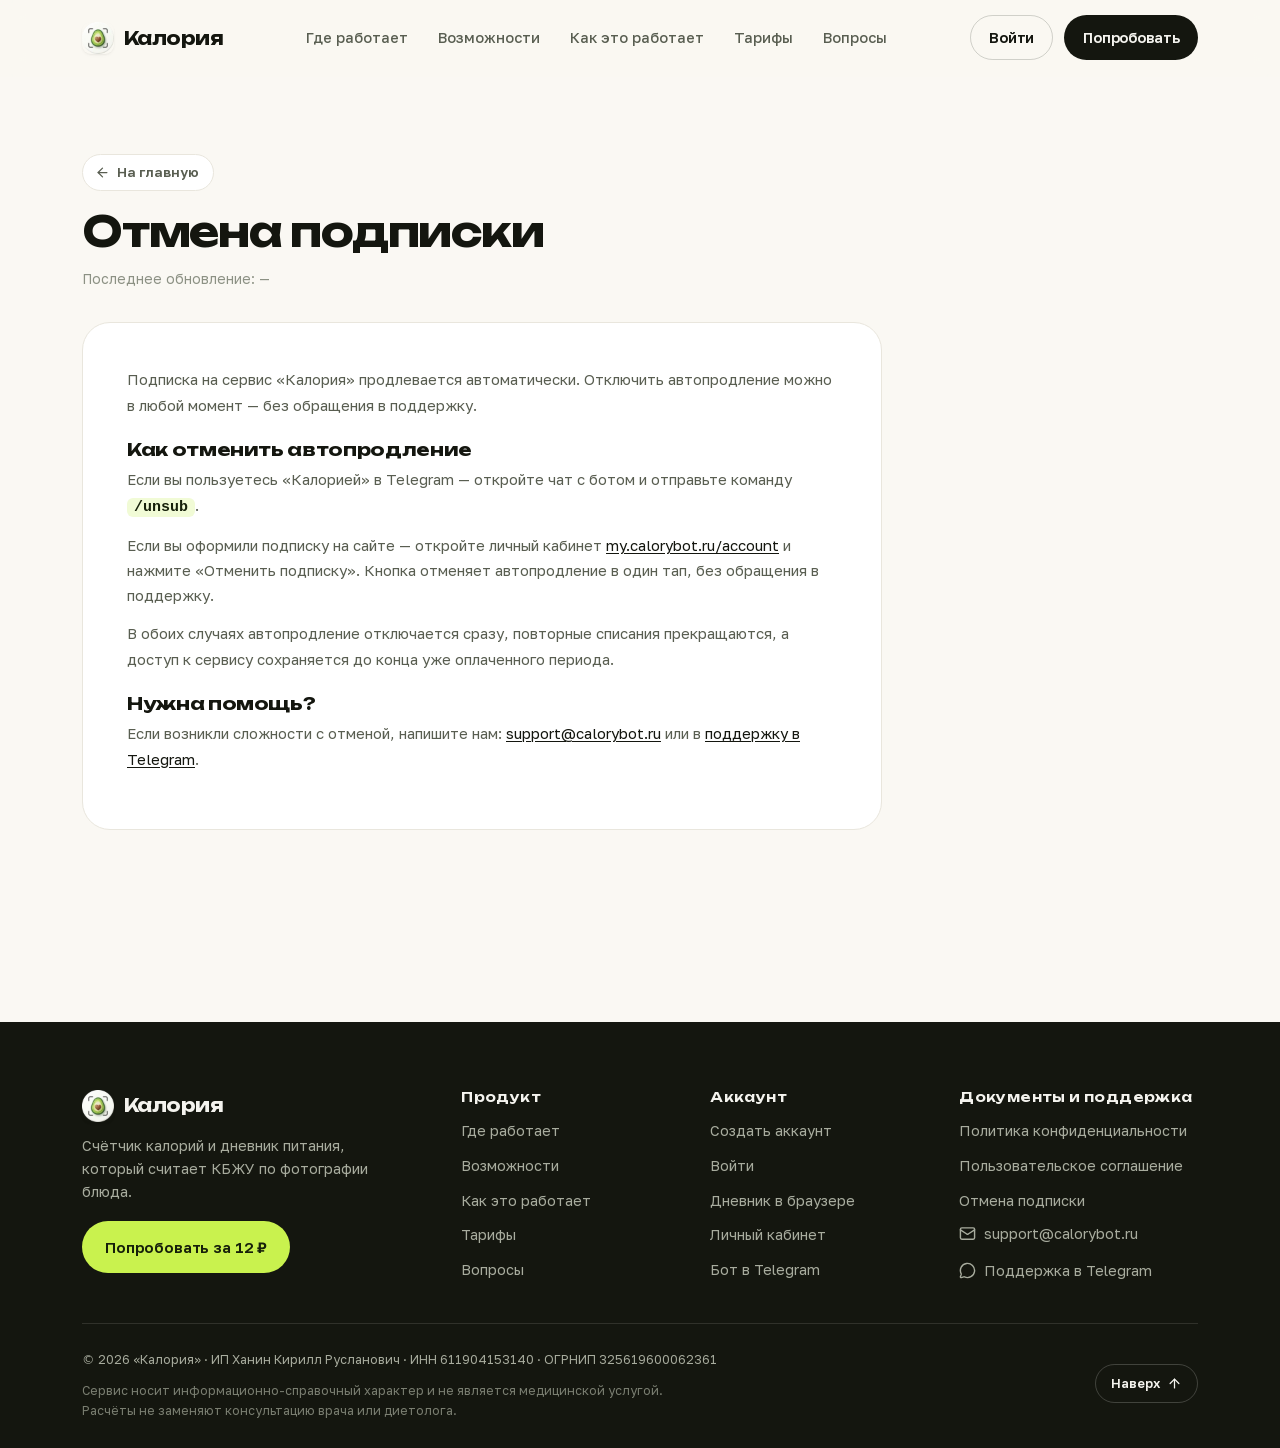
<file: cancel/index.html>
<!DOCTYPE html>
<html lang="ru">
<head>
  <meta charset="utf-8">
  <meta name="viewport" content="width=device-width, initial-scale=1">
  <title>Отмена подписки — Калория</title>
  <meta name="description" content="Как отменить подписку и автопродление в сервисе «Калория».">
  <meta name="theme-color" content="#FAF8F3">
  <meta name="robots" content="noindex">
  <script>document.documentElement.classList.add('js');</script>

  <link rel="icon" href="/favicon.ico?v=2" sizes="any">
  <link rel="icon" type="image/png" sizes="32x32" href="/favicon-32.png?v=2">
  <link rel="apple-touch-icon" href="/apple-touch-icon.png">
  <link rel="manifest" href="/site.webmanifest">

  <link rel="stylesheet" href="/assets/fonts/fonts.css">
  <link rel="stylesheet" href="/assets/css/styles.css">
  <script src="/assets/js/config.js"></script>
  <script src="/assets/js/main.js" defer></script>
</head>
<body>

  <header class="site-header" id="top">
    <div class="container nav">
      <a class="brand" href="/" aria-label="Калория — на главную">
        <img class="brand-mark" src="/assets/img/logo.webp" alt="" width="32" height="32">
        Калория
      </a>
      <nav class="nav-links" aria-label="Основная навигация">
        <a href="/#platform">Где работает</a>
        <a href="/#features">Возможности</a>
        <a href="/#how">Как это работает</a>
        <a href="/#pricing">Тарифы</a>
        <a href="/#faq">Вопросы</a>
      </nav>
      <div class="nav-actions">
        <a class="btn btn-ghost" data-cta="login" href="https://my.calorybot.ru/auth">Войти</a>
        <a class="btn" data-cta="start" href="https://my.calorybot.ru/">Попробовать</a>
      </div>
      <button class="nav-toggle" type="button" aria-label="Меню" aria-expanded="false" aria-controls="mobileMenu">
        <svg class="ic" aria-hidden="true"><use href="/assets/img/icons.svg#i-menu"></use></svg>
      </button>
    </div>
    <div class="container mobile-menu" id="mobileMenu">
      <nav aria-label="Мобильная навигация">
        <a href="/#platform">Где работает</a>
        <a href="/#features">Возможности</a>
        <a href="/#how">Как это работает</a>
        <a href="/#pricing">Тарифы</a>
        <a href="/#faq">Вопросы</a>
      </nav>
      <div class="menu-cta">
        <a class="btn" data-cta="start" href="https://my.calorybot.ru/">Попробовать за 12 ₽</a>
        <a class="btn btn-light" data-cta="login" href="https://my.calorybot.ru/auth">
          <svg class="ic" aria-hidden="true"><use href="/assets/img/icons.svg#i-log-in"></use></svg>
          Войти в аккаунт
        </a>
      </div>
    </div>
  </header>

  <main class="container doc">
    <div class="doc-head">
      <a class="doc-back" href="/">
        <svg class="ic" aria-hidden="true"><use href="/assets/img/icons.svg#i-arrow-right"></use></svg>
        На главную
      </a>
      <h1>Отмена подписки</h1>
      <p class="doc-meta">Последнее обновление: —</p>
    </div>
    <div class="doc-body">
      <p>Подписка на сервис «Калория» продлевается автоматически. Отключить автопродление можно в любой момент — без обращения в поддержку.</p>
      <h3>Как отменить автопродление</h3>
      <p>Если вы пользуетесь «Калорией» в Telegram — откройте чат с ботом и отправьте команду <code data-cancel-cmd>/unsub</code>.</p>
      <p>Если вы оформили подписку на сайте — откройте личный кабинет <a data-link="account" href="https://my.calorybot.ru/account">my.calorybot.ru/account</a> и нажмите «Отменить подписку». Кнопка отменяет автопродление в один тап, без обращения в поддержку.</p>
      <p>В обоих случаях автопродление отключается сразу, повторные списания прекращаются, а доступ к сервису сохраняется до конца уже оплаченного периода.</p>
      <h3>Нужна помощь?</h3>
      <p>Если возникли сложности с отменой, напишите нам: <a data-email href="mailto:support@calorybot.ru">support@calorybot.ru</a> или в <a data-cta="support" href="https://t.me/CalorysSupportBot">поддержку в Telegram</a>.</p>
    </div>
  </main>

  <footer class="site-footer">
    <div class="container">
      <div class="footer-top">
        <div class="footer-brand">
          <a class="brand" href="/">
            <img class="brand-mark" src="/assets/img/logo.webp" alt="" width="32" height="32">
            Калория
          </a>
          <p>Счётчик калорий и дневник питания, который считает КБЖУ по фотографии блюда.</p>
          <a class="btn btn-lime" data-cta="start" href="https://my.calorybot.ru/">Попробовать за 12 ₽</a>
        </div>

        <div class="footer-col">
          <h4>Продукт</h4>
          <ul>
            <li><a href="/#platform">Где работает</a></li>
            <li><a href="/#features">Возможности</a></li>
            <li><a href="/#how">Как это работает</a></li>
            <li><a href="/#pricing">Тарифы</a></li>
            <li><a href="/#faq">Вопросы</a></li>
          </ul>
        </div>

        <div class="footer-col">
          <h4>Аккаунт</h4>
          <ul>
            <li><a data-cta="start" href="https://my.calorybot.ru/">Создать аккаунт</a></li>
            <li><a data-cta="login" href="https://my.calorybot.ru/auth">Войти</a></li>
            <li><a data-cta="app" href="https://my.calorybot.ru/app">Дневник в браузере</a></li>
            <li><a data-link="account" href="https://my.calorybot.ru/account">Личный кабинет</a></li>
            <li><a data-cta="bot" href="https://t.me/CaloryzBot">Бот в Telegram</a></li>
          </ul>
        </div>

        <div class="footer-col">
          <h4>Документы и поддержка</h4>
          <ul>
            <li><a data-link="privacy" href="/privacy/">Политика конфиденциальности</a></li>
            <li><a data-link="terms" href="/terms/">Пользовательское соглашение</a></li>
            <li><a data-link="cancel" href="/cancel/">Отмена подписки</a></li>
            <li><a data-email href="mailto:support@calorybot.ru">
              <svg class="ic" aria-hidden="true"><use href="/assets/img/icons.svg#i-mail"></use></svg>
              <span>support@calorybot.ru</span>
            </a></li>
            <li><a data-cta="support" href="https://t.me/CalorysSupportBot">
              <svg class="ic" aria-hidden="true"><use href="/assets/img/icons.svg#i-message-circle"></use></svg>
              Поддержка в Telegram
            </a></li>
          </ul>
        </div>
      </div>

      <div class="footer-bottom">
        <div>
          <span class="legal-line">
            © <span data-year>2026</span> «Калория» ·
            <span data-legal>ИП Ханин Кирилл Русланович · ИНН 611904153140 · ОГРНИП 325619600062361</span>
          </span>
          <p class="disclaimer">
            Сервис носит информационно-справочный характер и не является медицинской услугой.
            Расчёты не заменяют консультацию врача или диетолога.
          </p>
        </div>
        <a class="to-top" href="#top">
          Наверх
          <svg class="ic" aria-hidden="true"><use href="/assets/img/icons.svg#i-arrow-up"></use></svg>
        </a>
      </div>
    </div>
  </footer>

</body>
</html>
</file>
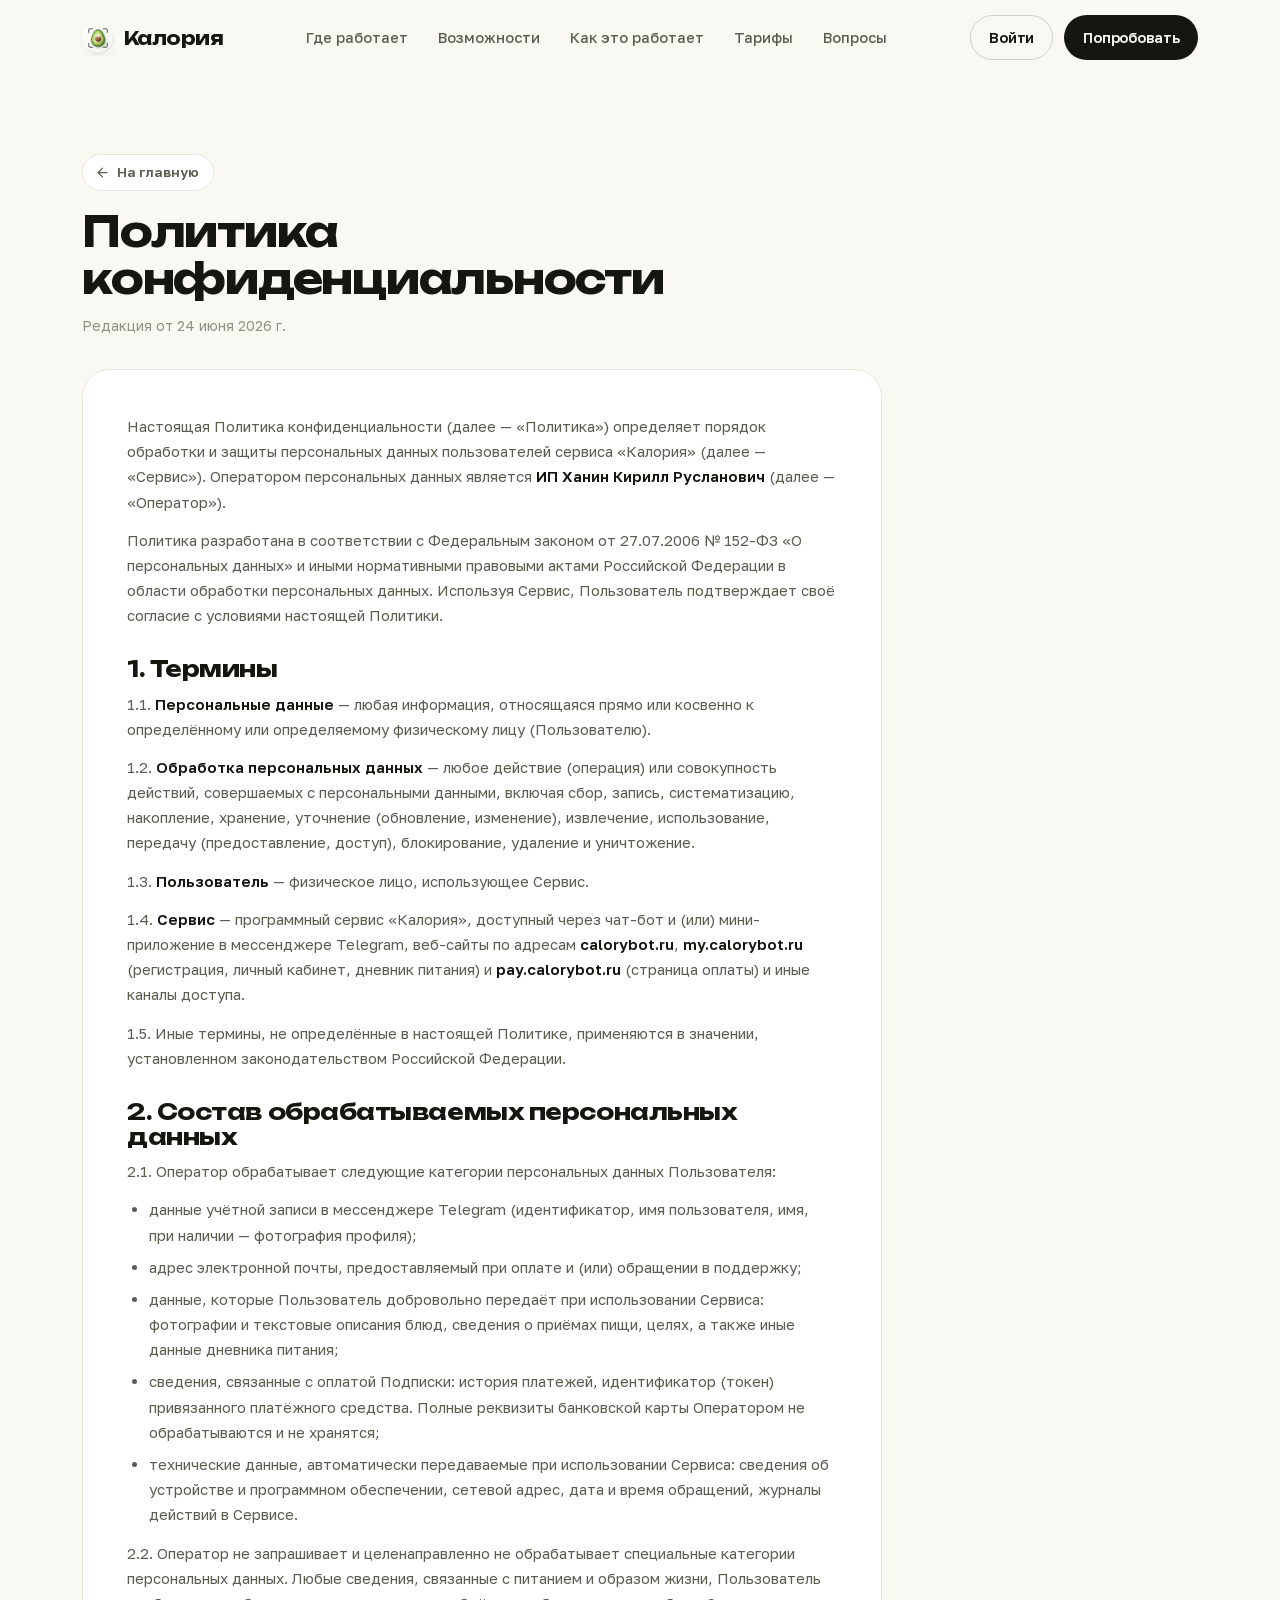
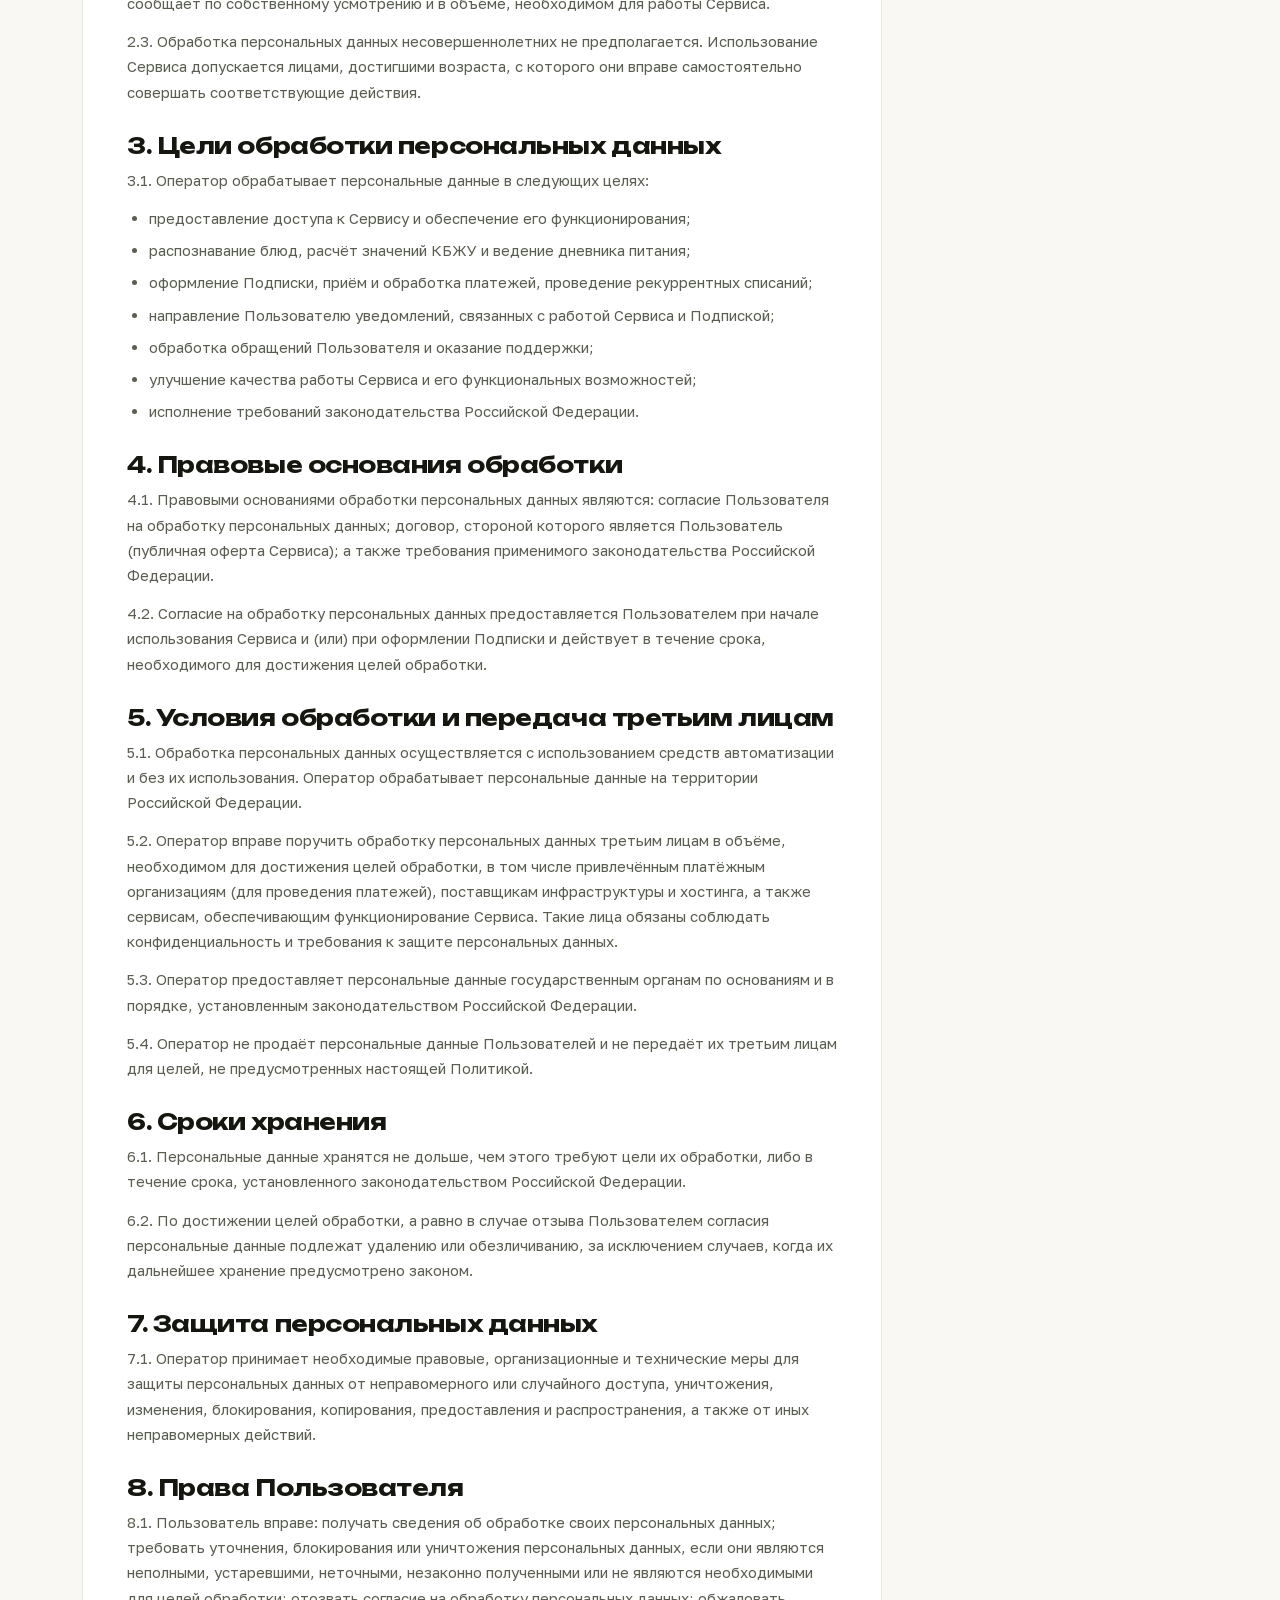
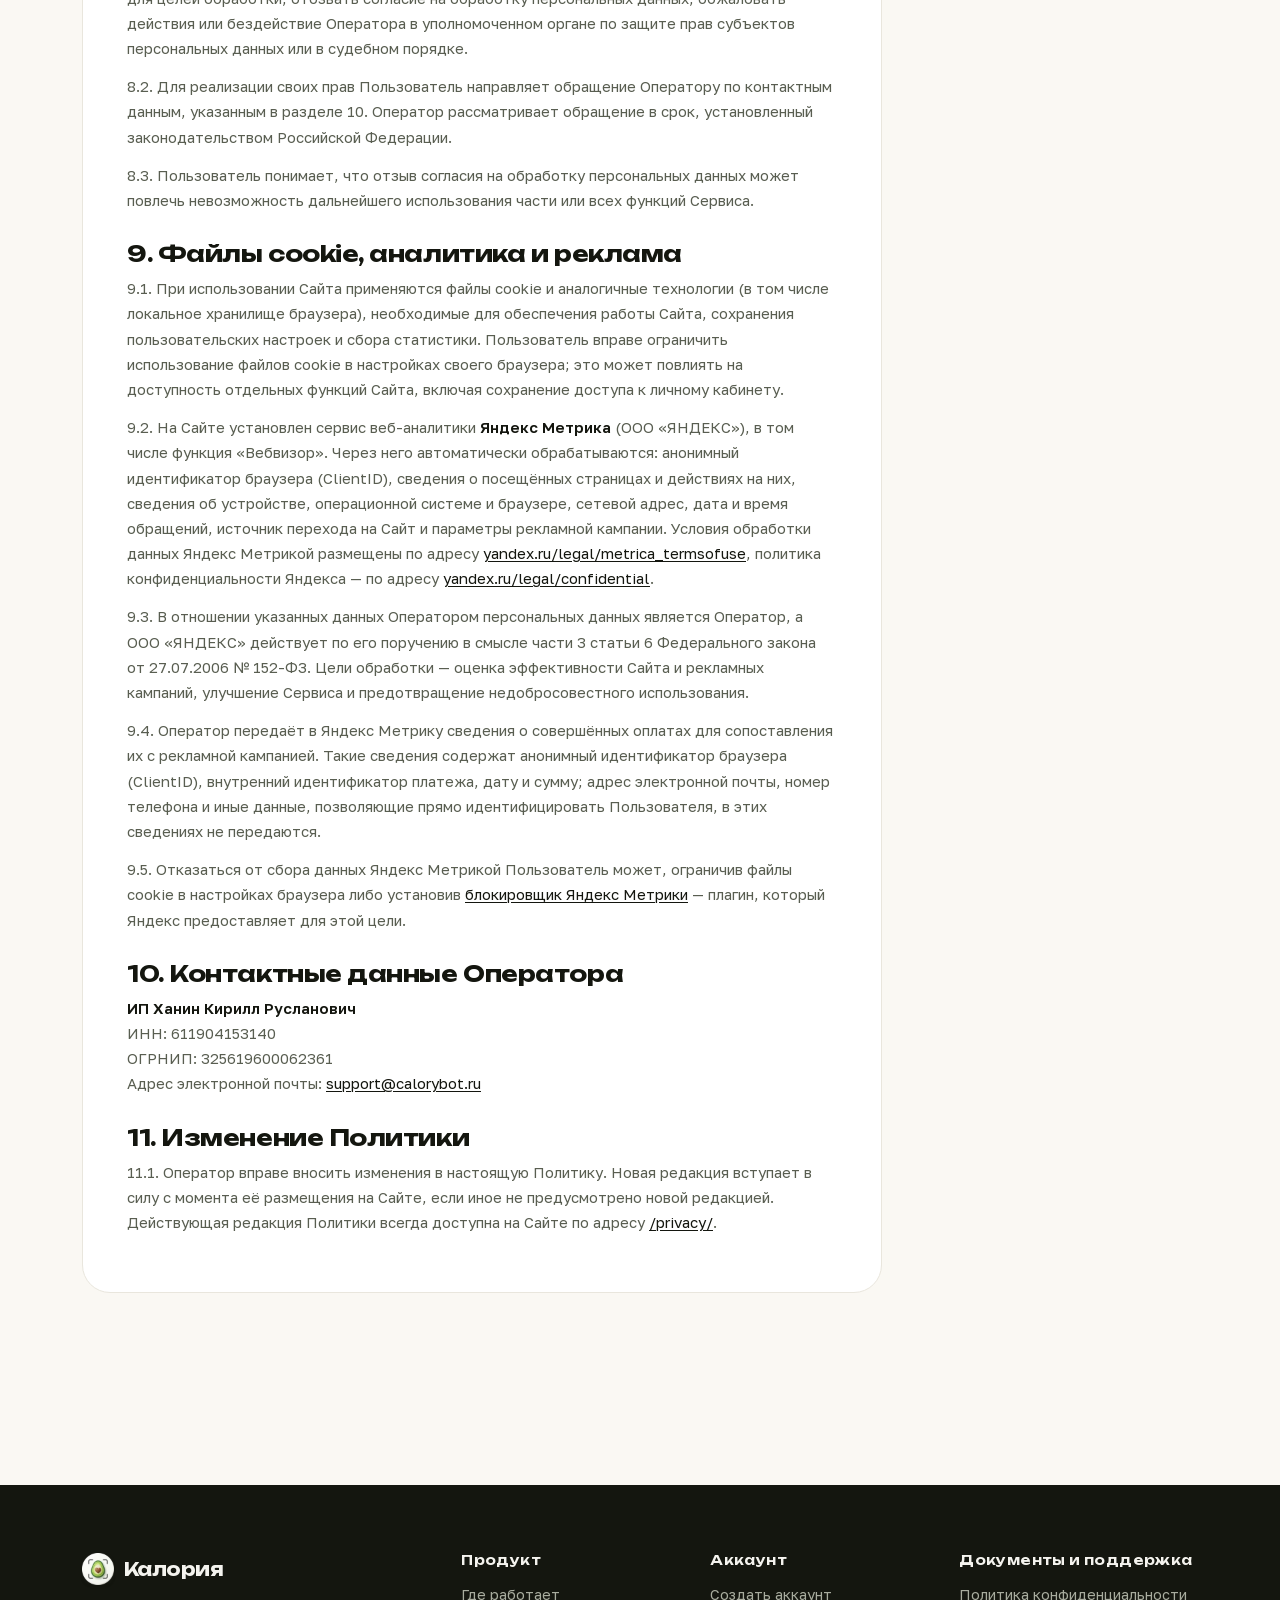
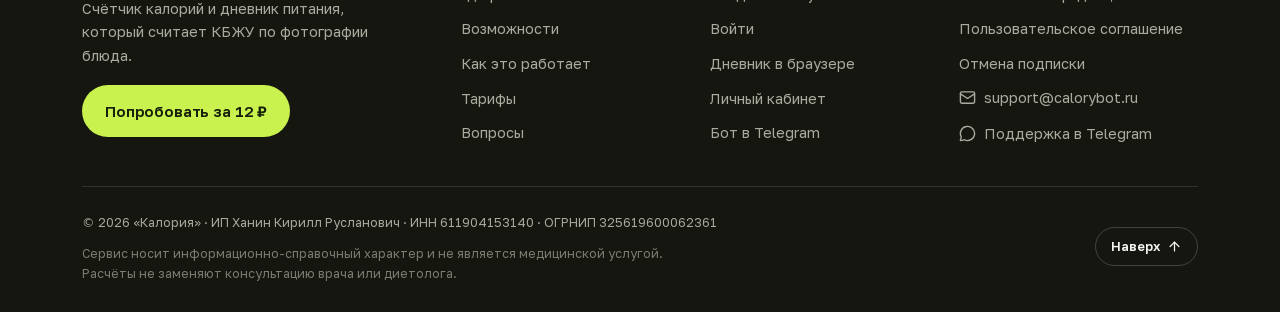
<file: privacy/index.html>
<!DOCTYPE html>
<html lang="ru">
<head>
  <meta charset="utf-8">
  <meta name="viewport" content="width=device-width, initial-scale=1">
  <title>Политика конфиденциальности — Калория</title>
  <meta name="description" content="Политика конфиденциальности сервиса «Калория».">
  <meta name="theme-color" content="#FAF8F3">
  <meta name="robots" content="noindex">
  <script>document.documentElement.classList.add('js');</script>

  <link rel="icon" href="/favicon.ico?v=2" sizes="any">
  <link rel="icon" type="image/png" sizes="32x32" href="/favicon-32.png?v=2">
  <link rel="apple-touch-icon" href="/apple-touch-icon.png">
  <link rel="manifest" href="/site.webmanifest">

  <link rel="stylesheet" href="/assets/fonts/fonts.css">
  <link rel="stylesheet" href="/assets/css/styles.css">
  <script src="/assets/js/config.js"></script>
  <script src="/assets/js/main.js" defer></script>
</head>
<body>

  <header class="site-header" id="top">
    <div class="container nav">
      <a class="brand" href="/" aria-label="Калория — на главную">
        <img class="brand-mark" src="/assets/img/logo.webp" alt="" width="32" height="32">
        Калория
      </a>
      <nav class="nav-links" aria-label="Основная навигация">
        <a href="/#platform">Где работает</a>
        <a href="/#features">Возможности</a>
        <a href="/#how">Как это работает</a>
        <a href="/#pricing">Тарифы</a>
        <a href="/#faq">Вопросы</a>
      </nav>
      <div class="nav-actions">
        <a class="btn btn-ghost" data-cta="login" href="https://my.calorybot.ru/auth">Войти</a>
        <a class="btn" data-cta="start" href="https://my.calorybot.ru/">Попробовать</a>
      </div>
      <button class="nav-toggle" type="button" aria-label="Меню" aria-expanded="false" aria-controls="mobileMenu">
        <svg class="ic" aria-hidden="true"><use href="/assets/img/icons.svg#i-menu"></use></svg>
      </button>
    </div>
    <div class="container mobile-menu" id="mobileMenu">
      <nav aria-label="Мобильная навигация">
        <a href="/#platform">Где работает</a>
        <a href="/#features">Возможности</a>
        <a href="/#how">Как это работает</a>
        <a href="/#pricing">Тарифы</a>
        <a href="/#faq">Вопросы</a>
      </nav>
      <div class="menu-cta">
        <a class="btn" data-cta="start" href="https://my.calorybot.ru/">Попробовать за 12 ₽</a>
        <a class="btn btn-light" data-cta="login" href="https://my.calorybot.ru/auth">
          <svg class="ic" aria-hidden="true"><use href="/assets/img/icons.svg#i-log-in"></use></svg>
          Войти в аккаунт
        </a>
      </div>
    </div>
  </header>

  <main class="container doc">
    <div class="doc-head">
      <a class="doc-back" href="/">
        <svg class="ic" aria-hidden="true"><use href="/assets/img/icons.svg#i-arrow-right"></use></svg>
        На главную
      </a>
      <h1>Политика конфиденциальности</h1>
      <p class="doc-meta">Редакция от 24 июня 2026 г.</p>
    </div>
    <!-- Текст политики добавляется здесь. Реквизиты и тарифы берутся из assets/js/config.js. -->
    <div class="doc-body">
      <p>Настоящая Политика конфиденциальности (далее — «Политика») определяет порядок обработки и защиты персональных данных пользователей сервиса «Калория» (далее — «Сервис»). Оператором персональных данных является <strong data-legal-entity>ИП Ханин Кирилл Русланович</strong> (далее — «Оператор»).</p>
      <p>Политика разработана в соответствии с Федеральным законом от 27.07.2006 № 152-ФЗ «О персональных данных» и иными нормативными правовыми актами Российской Федерации в области обработки персональных данных. Используя Сервис, Пользователь подтверждает своё согласие с условиями настоящей Политики.</p>

      <h2>1. Термины</h2>
      <p>1.1. <strong>Персональные данные</strong> — любая информация, относящаяся прямо или косвенно к определённому или определяемому физическому лицу (Пользователю).</p>
      <p>1.2. <strong>Обработка персональных данных</strong> — любое действие (операция) или совокупность действий, совершаемых с персональными данными, включая сбор, запись, систематизацию, накопление, хранение, уточнение (обновление, изменение), извлечение, использование, передачу (предоставление, доступ), блокирование, удаление и уничтожение.</p>
      <p>1.3. <strong>Пользователь</strong> — физическое лицо, использующее Сервис.</p>
      <p>1.4. <strong>Сервис</strong> — программный сервис «Калория», доступный через чат-бот и (или) мини-приложение в мессенджере Telegram, веб-сайты по адресам <strong>calorybot.ru</strong>, <strong>my.calorybot.ru</strong> (регистрация, личный кабинет, дневник питания) и <strong>pay.calorybot.ru</strong> (страница оплаты) и иные каналы доступа.</p>
      <p>1.5. Иные термины, не определённые в настоящей Политике, применяются в значении, установленном законодательством Российской Федерации.</p>

      <h2>2. Состав обрабатываемых персональных данных</h2>
      <p>2.1. Оператор обрабатывает следующие категории персональных данных Пользователя:</p>
      <ul>
        <li>данные учётной записи в мессенджере Telegram (идентификатор, имя пользователя, имя, при наличии — фотография профиля);</li>
        <li>адрес электронной почты, предоставляемый при оплате и (или) обращении в поддержку;</li>
        <li>данные, которые Пользователь добровольно передаёт при использовании Сервиса: фотографии и текстовые описания блюд, сведения о приёмах пищи, целях, а также иные данные дневника питания;</li>
        <li>сведения, связанные с оплатой Подписки: история платежей, идентификатор (токен) привязанного платёжного средства. Полные реквизиты банковской карты Оператором не обрабатываются и не хранятся;</li>
        <li>технические данные, автоматически передаваемые при использовании Сервиса: сведения об устройстве и программном обеспечении, сетевой адрес, дата и время обращений, журналы действий в Сервисе.</li>
      </ul>
      <p>2.2. Оператор не запрашивает и целенаправленно не обрабатывает специальные категории персональных данных. Любые сведения, связанные с питанием и образом жизни, Пользователь сообщает по собственному усмотрению и в объёме, необходимом для работы Сервиса.</p>
      <p>2.3. Обработка персональных данных несовершеннолетних не предполагается. Использование Сервиса допускается лицами, достигшими возраста, с которого они вправе самостоятельно совершать соответствующие действия.</p>

      <h2>3. Цели обработки персональных данных</h2>
      <p>3.1. Оператор обрабатывает персональные данные в следующих целях:</p>
      <ul>
        <li>предоставление доступа к Сервису и обеспечение его функционирования;</li>
        <li>распознавание блюд, расчёт значений КБЖУ и ведение дневника питания;</li>
        <li>оформление Подписки, приём и обработка платежей, проведение рекуррентных списаний;</li>
        <li>направление Пользователю уведомлений, связанных с работой Сервиса и Подпиской;</li>
        <li>обработка обращений Пользователя и оказание поддержки;</li>
        <li>улучшение качества работы Сервиса и его функциональных возможностей;</li>
        <li>исполнение требований законодательства Российской Федерации.</li>
      </ul>

      <h2>4. Правовые основания обработки</h2>
      <p>4.1. Правовыми основаниями обработки персональных данных являются: согласие Пользователя на обработку персональных данных; договор, стороной которого является Пользователь (публичная оферта Сервиса); а также требования применимого законодательства Российской Федерации.</p>
      <p>4.2. Согласие на обработку персональных данных предоставляется Пользователем при начале использования Сервиса и (или) при оформлении Подписки и действует в течение срока, необходимого для достижения целей обработки.</p>

      <h2>5. Условия обработки и передача третьим лицам</h2>
      <p>5.1. Обработка персональных данных осуществляется с использованием средств автоматизации и без их использования. Оператор обрабатывает персональные данные на территории Российской Федерации.</p>
      <p>5.2. Оператор вправе поручить обработку персональных данных третьим лицам в объёме, необходимом для достижения целей обработки, в том числе привлечённым платёжным организациям (для проведения платежей), поставщикам инфраструктуры и хостинга, а также сервисам, обеспечивающим функционирование Сервиса. Такие лица обязаны соблюдать конфиденциальность и требования к защите персональных данных.</p>
      <p>5.3. Оператор предоставляет персональные данные государственным органам по основаниям и в порядке, установленным законодательством Российской Федерации.</p>
      <p>5.4. Оператор не продаёт персональные данные Пользователей и не передаёт их третьим лицам для целей, не предусмотренных настоящей Политикой.</p>

      <h2>6. Сроки хранения</h2>
      <p>6.1. Персональные данные хранятся не дольше, чем этого требуют цели их обработки, либо в течение срока, установленного законодательством Российской Федерации.</p>
      <p>6.2. По достижении целей обработки, а равно в случае отзыва Пользователем согласия персональные данные подлежат удалению или обезличиванию, за исключением случаев, когда их дальнейшее хранение предусмотрено законом.</p>

      <h2>7. Защита персональных данных</h2>
      <p>7.1. Оператор принимает необходимые правовые, организационные и технические меры для защиты персональных данных от неправомерного или случайного доступа, уничтожения, изменения, блокирования, копирования, предоставления и распространения, а также от иных неправомерных действий.</p>

      <h2>8. Права Пользователя</h2>
      <p>8.1. Пользователь вправе: получать сведения об обработке своих персональных данных; требовать уточнения, блокирования или уничтожения персональных данных, если они являются неполными, устаревшими, неточными, незаконно полученными или не являются необходимыми для целей обработки; отозвать согласие на обработку персональных данных; обжаловать действия или бездействие Оператора в уполномоченном органе по защите прав субъектов персональных данных или в судебном порядке.</p>
      <p>8.2. Для реализации своих прав Пользователь направляет обращение Оператору по контактным данным, указанным в разделе 10. Оператор рассматривает обращение в срок, установленный законодательством Российской Федерации.</p>
      <p>8.3. Пользователь понимает, что отзыв согласия на обработку персональных данных может повлечь невозможность дальнейшего использования части или всех функций Сервиса.</p>

      <h2>9. Файлы cookie, аналитика и реклама</h2>
      <p>9.1. При использовании Сайта применяются файлы cookie и аналогичные технологии (в том числе локальное хранилище браузера), необходимые для обеспечения работы Сайта, сохранения пользовательских настроек и сбора статистики. Пользователь вправе ограничить использование файлов cookie в настройках своего браузера; это может повлиять на доступность отдельных функций Сайта, включая сохранение доступа к личному кабинету.</p>
      <p>9.2. На Сайте установлен сервис веб-аналитики <strong>Яндекс Метрика</strong> (ООО «ЯНДЕКС»), в том числе функция «Вебвизор». Через него автоматически обрабатываются: анонимный идентификатор браузера (ClientID), сведения о посещённых страницах и действиях на них, сведения об устройстве, операционной системе и браузере, сетевой адрес, дата и время обращений, источник перехода на Сайт и параметры рекламной кампании. Условия обработки данных Яндекс Метрикой размещены по адресу <a href="https://yandex.ru/legal/metrica_termsofuse/" target="_blank" rel="noopener">yandex.ru/legal/metrica_termsofuse</a>, политика конфиденциальности Яндекса — по адресу <a href="https://yandex.ru/legal/confidential/" target="_blank" rel="noopener">yandex.ru/legal/confidential</a>.</p>
      <p>9.3. В отношении указанных данных Оператором персональных данных является Оператор, а ООО «ЯНДЕКС» действует по его поручению в смысле части 3 статьи 6 Федерального закона от 27.07.2006 № 152-ФЗ. Цели обработки — оценка эффективности Сайта и рекламных кампаний, улучшение Сервиса и предотвращение недобросовестного использования.</p>
      <p>9.4. Оператор передаёт в Яндекс Метрику сведения о совершённых оплатах для сопоставления их с рекламной кампанией. Такие сведения содержат анонимный идентификатор браузера (ClientID), внутренний идентификатор платежа, дату и сумму; адрес электронной почты, номер телефона и иные данные, позволяющие прямо идентифицировать Пользователя, в этих сведениях не передаются.</p>
      <p>9.5. Отказаться от сбора данных Яндекс Метрикой Пользователь может, ограничив файлы cookie в настройках браузера либо установив <a href="https://yandex.ru/support/metrica/general/opt-out.html" target="_blank" rel="noopener">блокировщик Яндекс Метрики</a> — плагин, который Яндекс предоставляет для этой цели.</p>

      <h2>10. Контактные данные Оператора</h2>
      <p>
        <strong data-legal-entity>ИП Ханин Кирилл Русланович</strong><br>
        ИНН: <span data-inn>611904153140</span><br>
        ОГРНИП: <span data-ogrnip>325619600062361</span><br>
        Адрес электронной почты: <a data-email href="mailto:support@calorybot.ru">support@calorybot.ru</a>
      </p>

      <h2>11. Изменение Политики</h2>
      <p>11.1. Оператор вправе вносить изменения в настоящую Политику. Новая редакция вступает в силу с момента её размещения на Сайте, если иное не предусмотрено новой редакцией. Действующая редакция Политики всегда доступна на Сайте по адресу <a data-link="privacy" href="/privacy/">/privacy/</a>.</p>
    </div>
  </main>

  <footer class="site-footer">
    <div class="container">
      <div class="footer-top">
        <div class="footer-brand">
          <a class="brand" href="/">
            <img class="brand-mark" src="/assets/img/logo.webp" alt="" width="32" height="32">
            Калория
          </a>
          <p>Счётчик калорий и дневник питания, который считает КБЖУ по фотографии блюда.</p>
          <a class="btn btn-lime" data-cta="start" href="https://my.calorybot.ru/">Попробовать за 12 ₽</a>
        </div>

        <div class="footer-col">
          <h4>Продукт</h4>
          <ul>
            <li><a href="/#platform">Где работает</a></li>
            <li><a href="/#features">Возможности</a></li>
            <li><a href="/#how">Как это работает</a></li>
            <li><a href="/#pricing">Тарифы</a></li>
            <li><a href="/#faq">Вопросы</a></li>
          </ul>
        </div>

        <div class="footer-col">
          <h4>Аккаунт</h4>
          <ul>
            <li><a data-cta="start" href="https://my.calorybot.ru/">Создать аккаунт</a></li>
            <li><a data-cta="login" href="https://my.calorybot.ru/auth">Войти</a></li>
            <li><a data-cta="app" href="https://my.calorybot.ru/app">Дневник в браузере</a></li>
            <li><a data-link="account" href="https://my.calorybot.ru/account">Личный кабинет</a></li>
            <li><a data-cta="bot" href="https://t.me/CaloryzBot">Бот в Telegram</a></li>
          </ul>
        </div>

        <div class="footer-col">
          <h4>Документы и поддержка</h4>
          <ul>
            <li><a data-link="privacy" href="/privacy/">Политика конфиденциальности</a></li>
            <li><a data-link="terms" href="/terms/">Пользовательское соглашение</a></li>
            <li><a data-link="cancel" href="/cancel/">Отмена подписки</a></li>
            <li><a data-email href="mailto:support@calorybot.ru">
              <svg class="ic" aria-hidden="true"><use href="/assets/img/icons.svg#i-mail"></use></svg>
              <span>support@calorybot.ru</span>
            </a></li>
            <li><a data-cta="support" href="https://t.me/CalorysSupportBot">
              <svg class="ic" aria-hidden="true"><use href="/assets/img/icons.svg#i-message-circle"></use></svg>
              Поддержка в Telegram
            </a></li>
          </ul>
        </div>
      </div>

      <div class="footer-bottom">
        <div>
          <span class="legal-line">
            © <span data-year>2026</span> «Калория» ·
            <span data-legal>ИП Ханин Кирилл Русланович · ИНН 611904153140 · ОГРНИП 325619600062361</span>
          </span>
          <p class="disclaimer">
            Сервис носит информационно-справочный характер и не является медицинской услугой.
            Расчёты не заменяют консультацию врача или диетолога.
          </p>
        </div>
        <a class="to-top" href="#top">
          Наверх
          <svg class="ic" aria-hidden="true"><use href="/assets/img/icons.svg#i-arrow-up"></use></svg>
        </a>
      </div>
    </div>
  </footer>

</body>
</html>
</file>
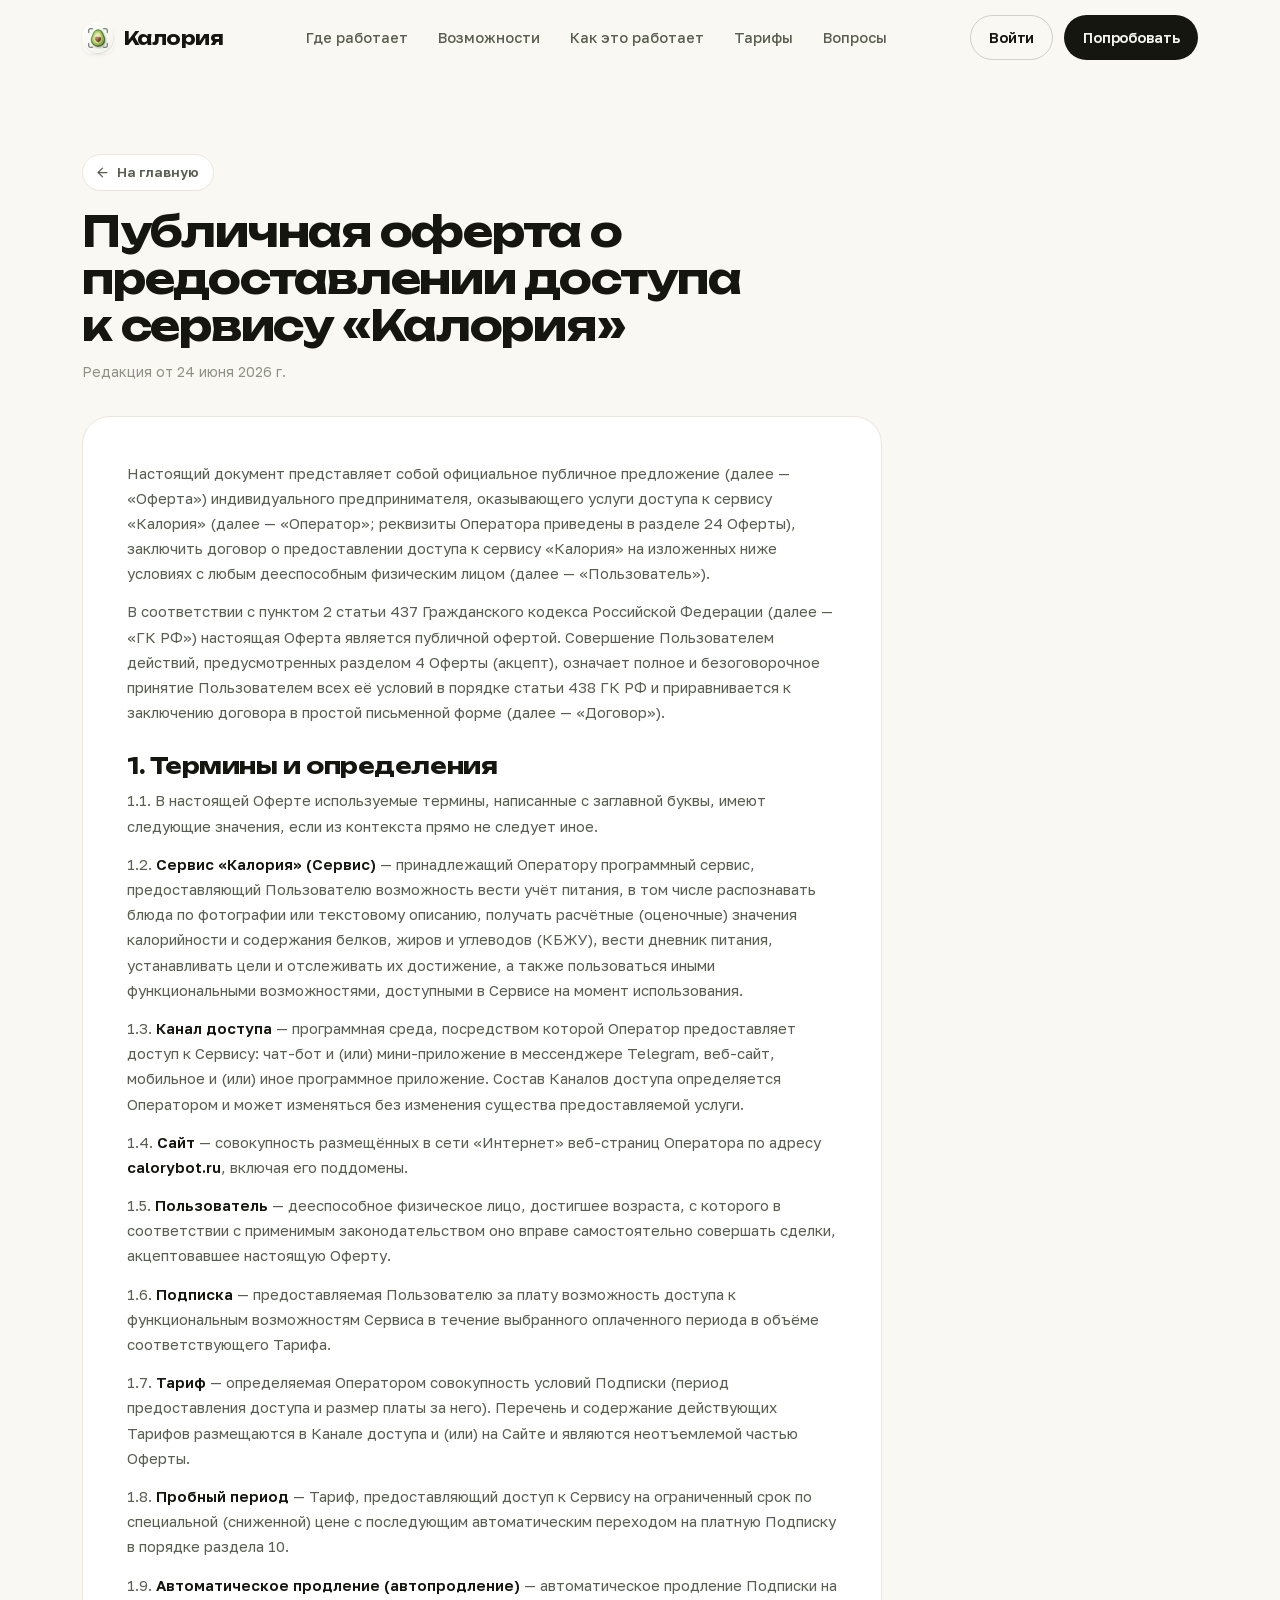
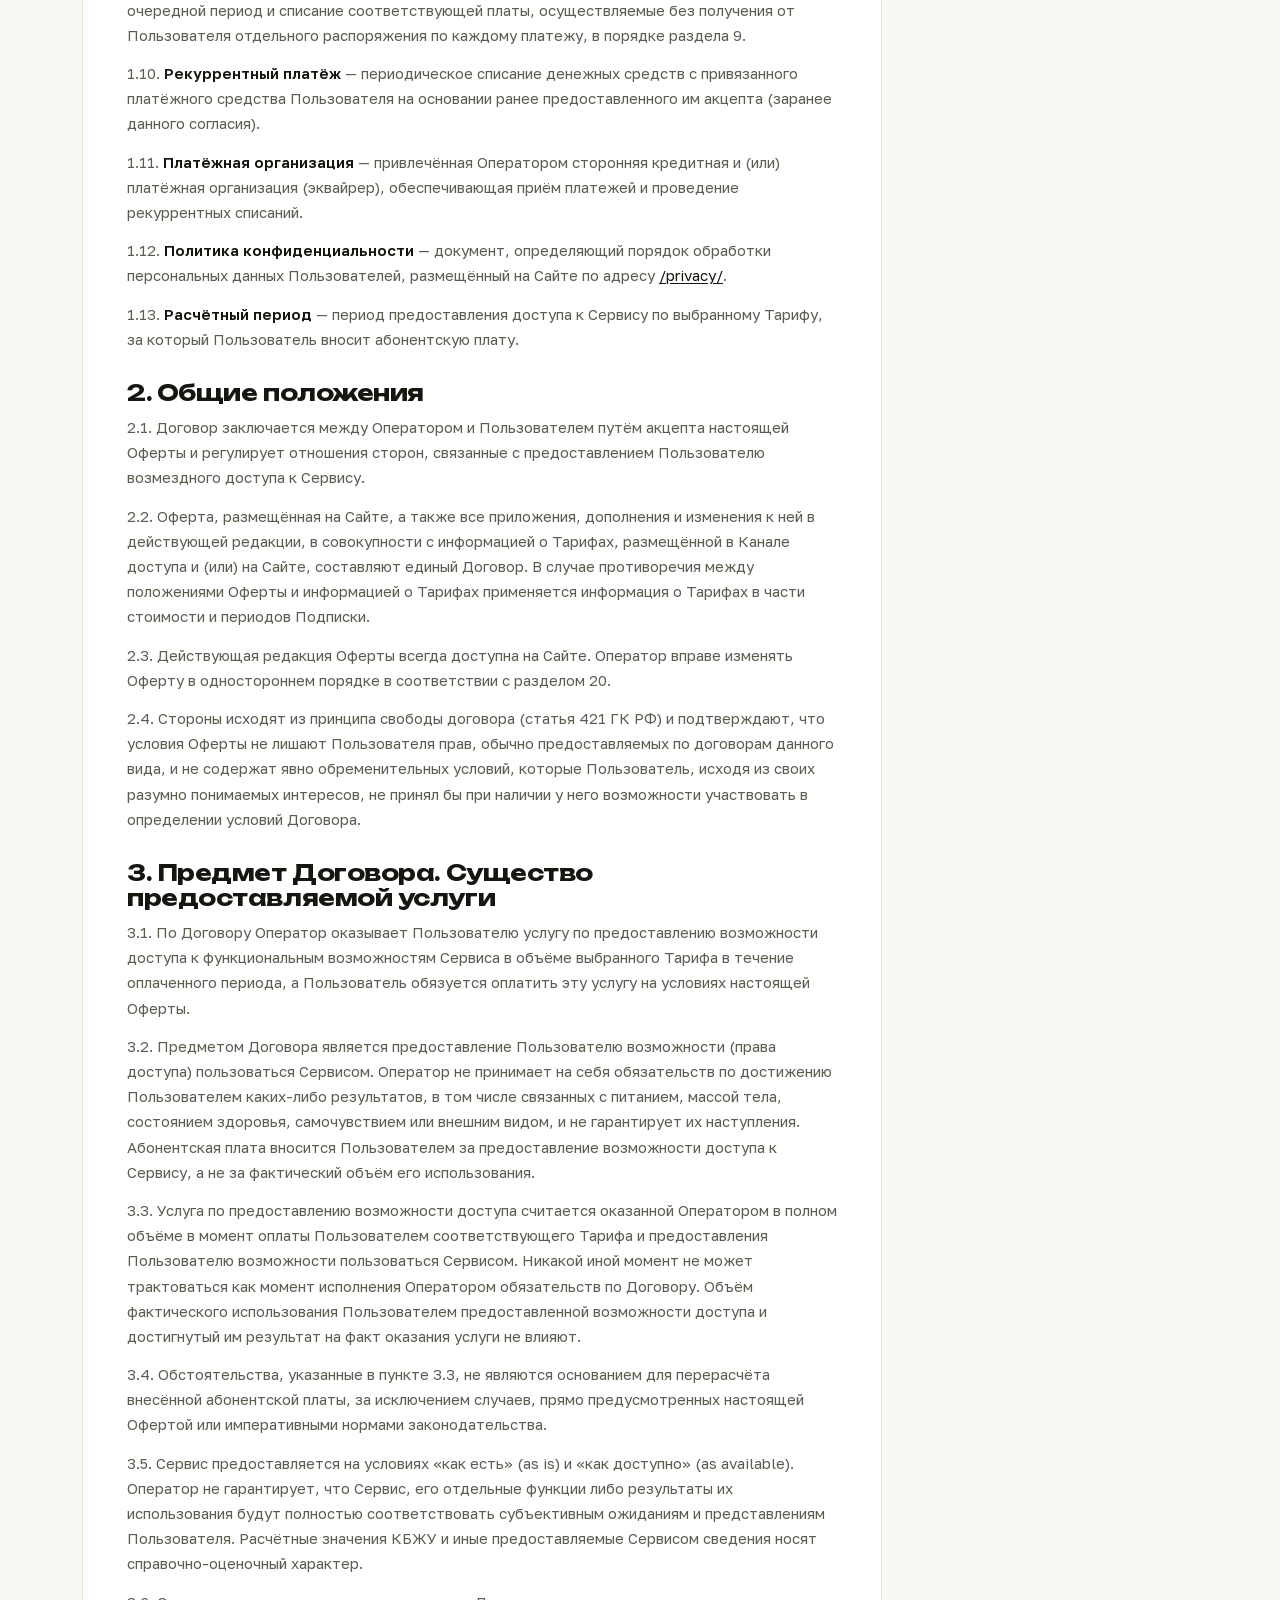
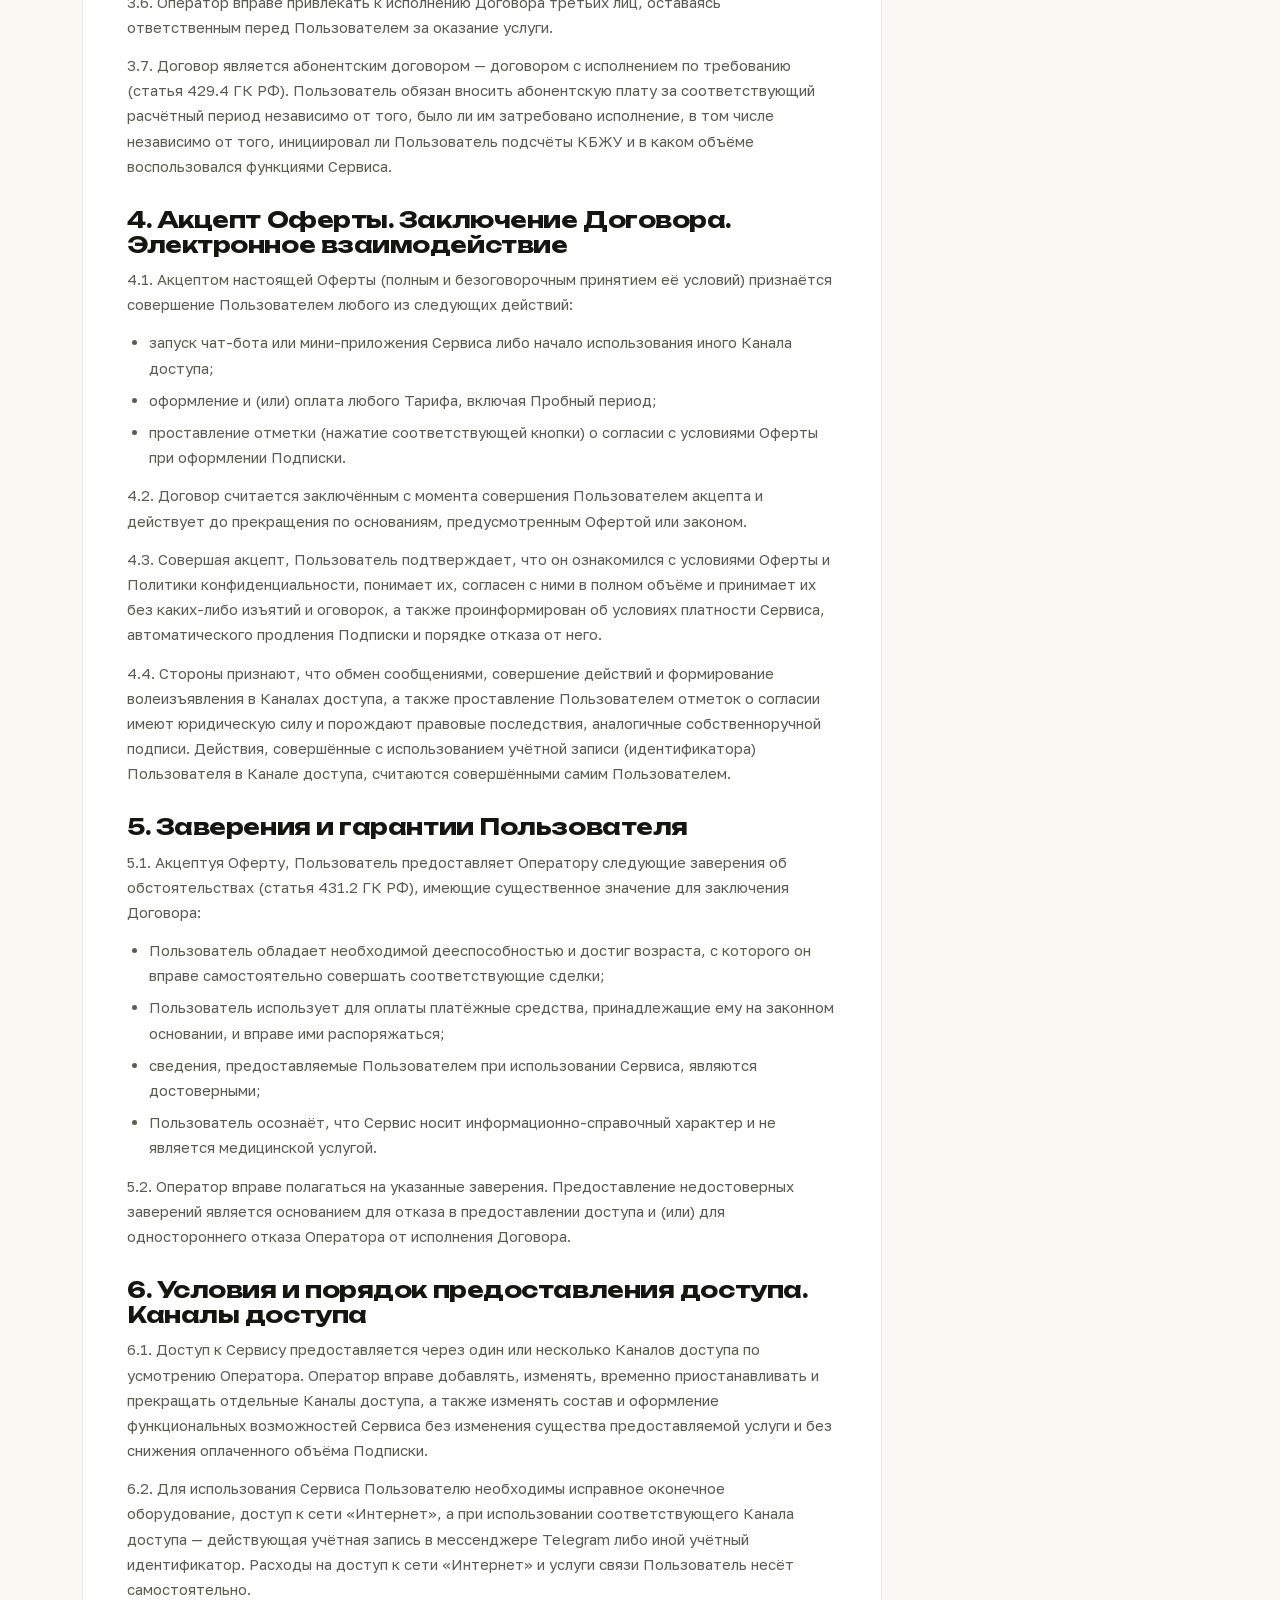
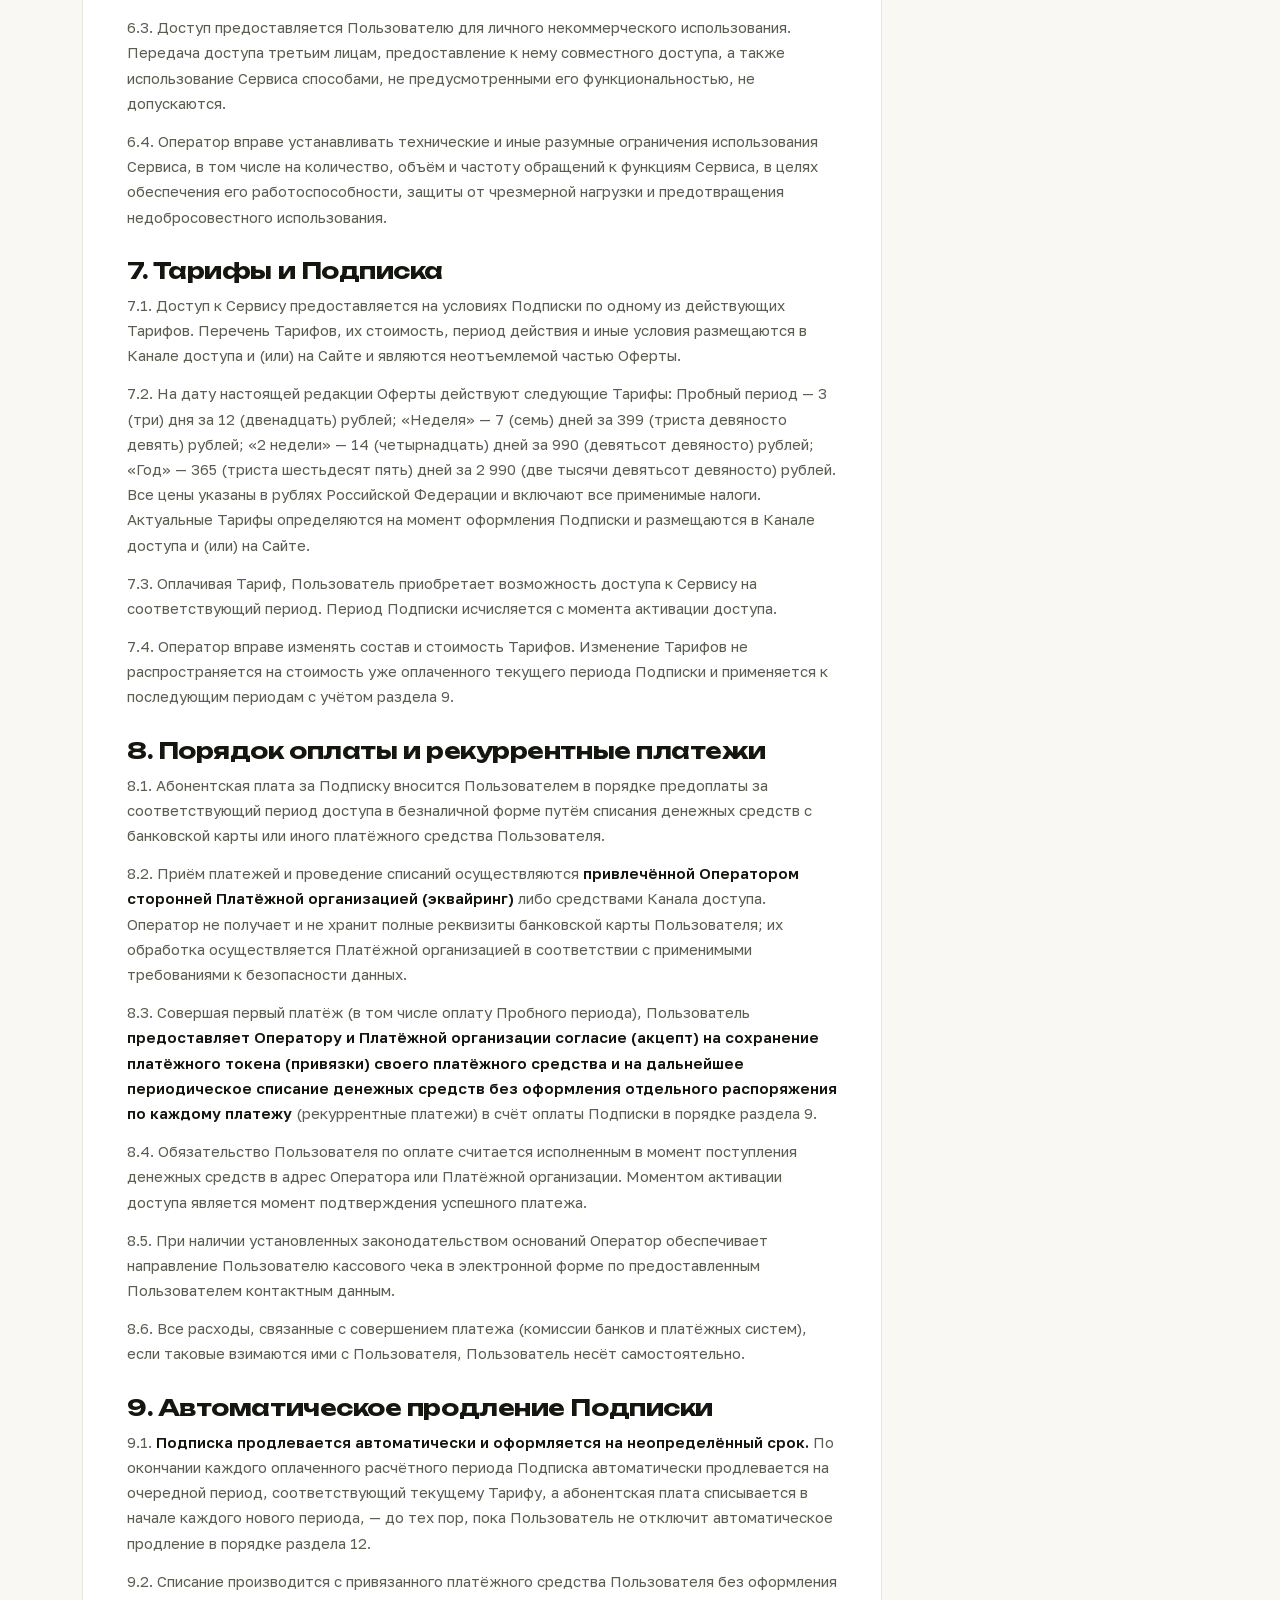
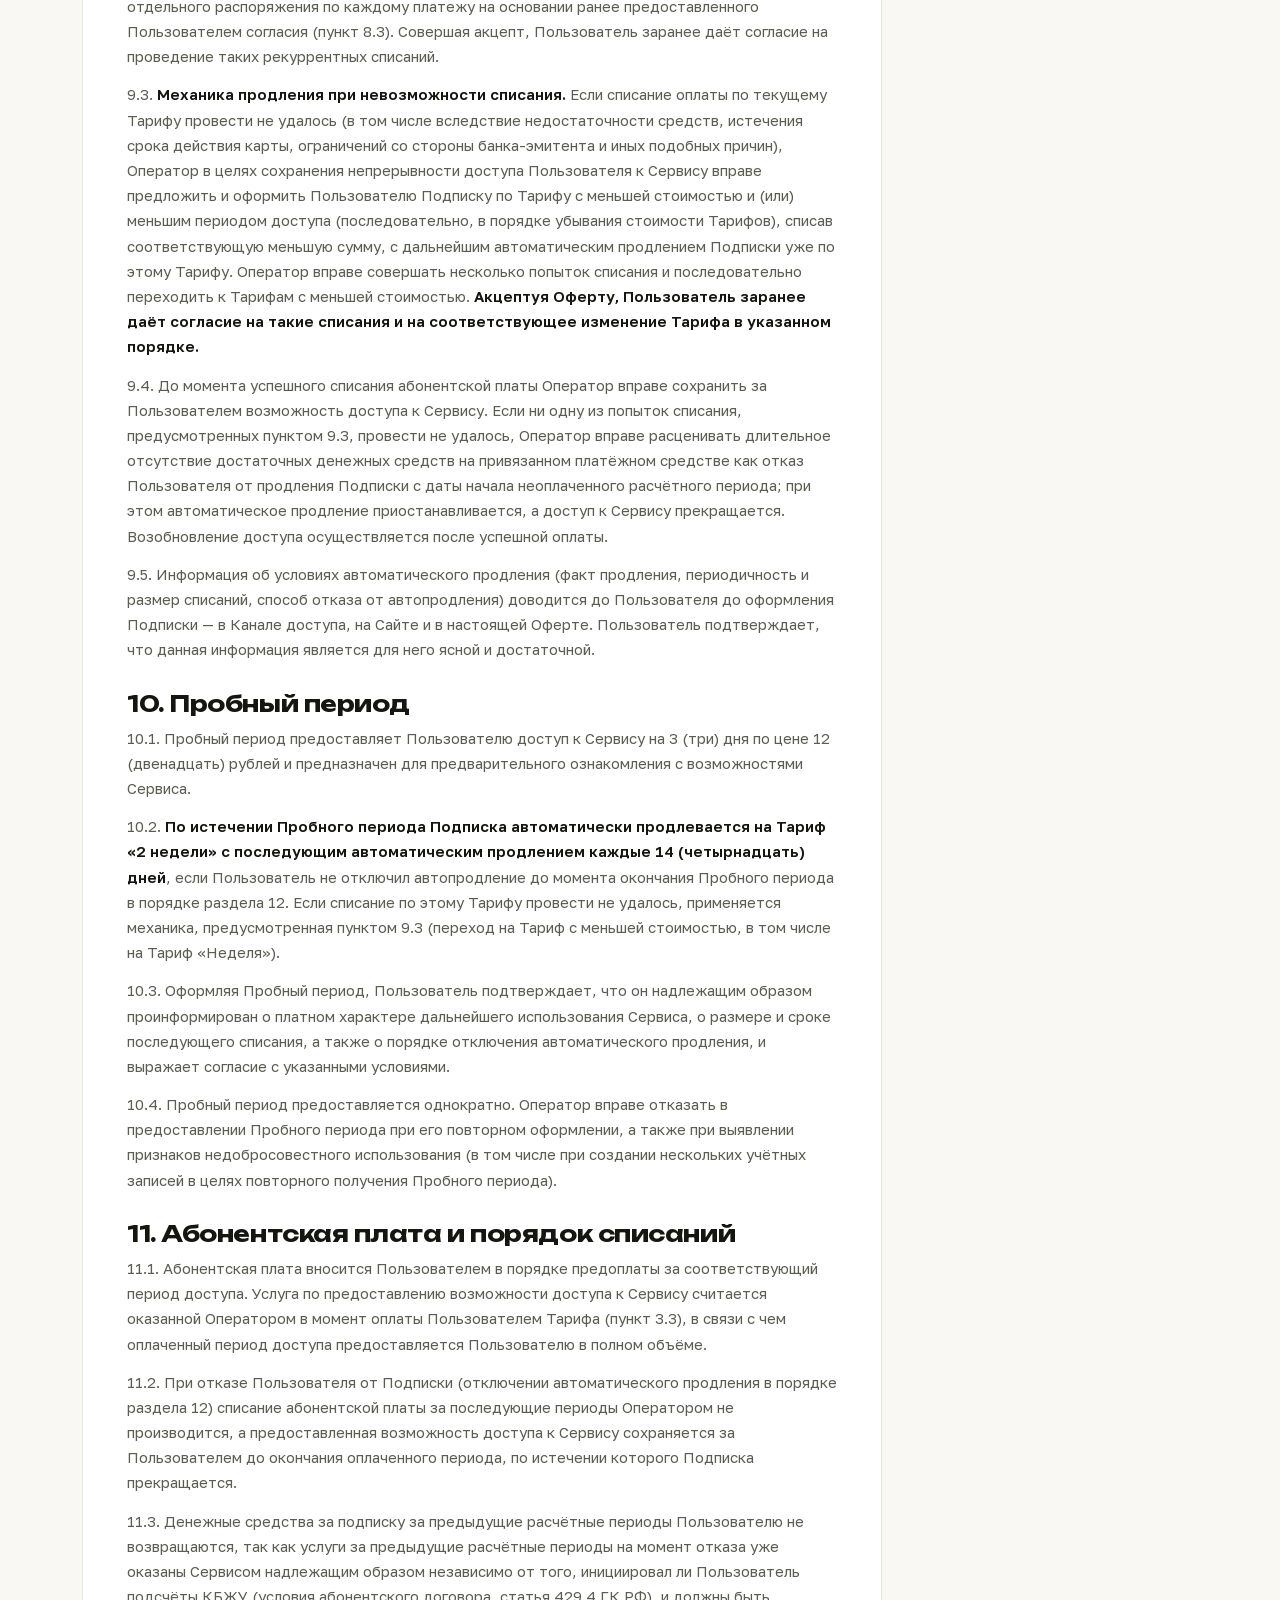
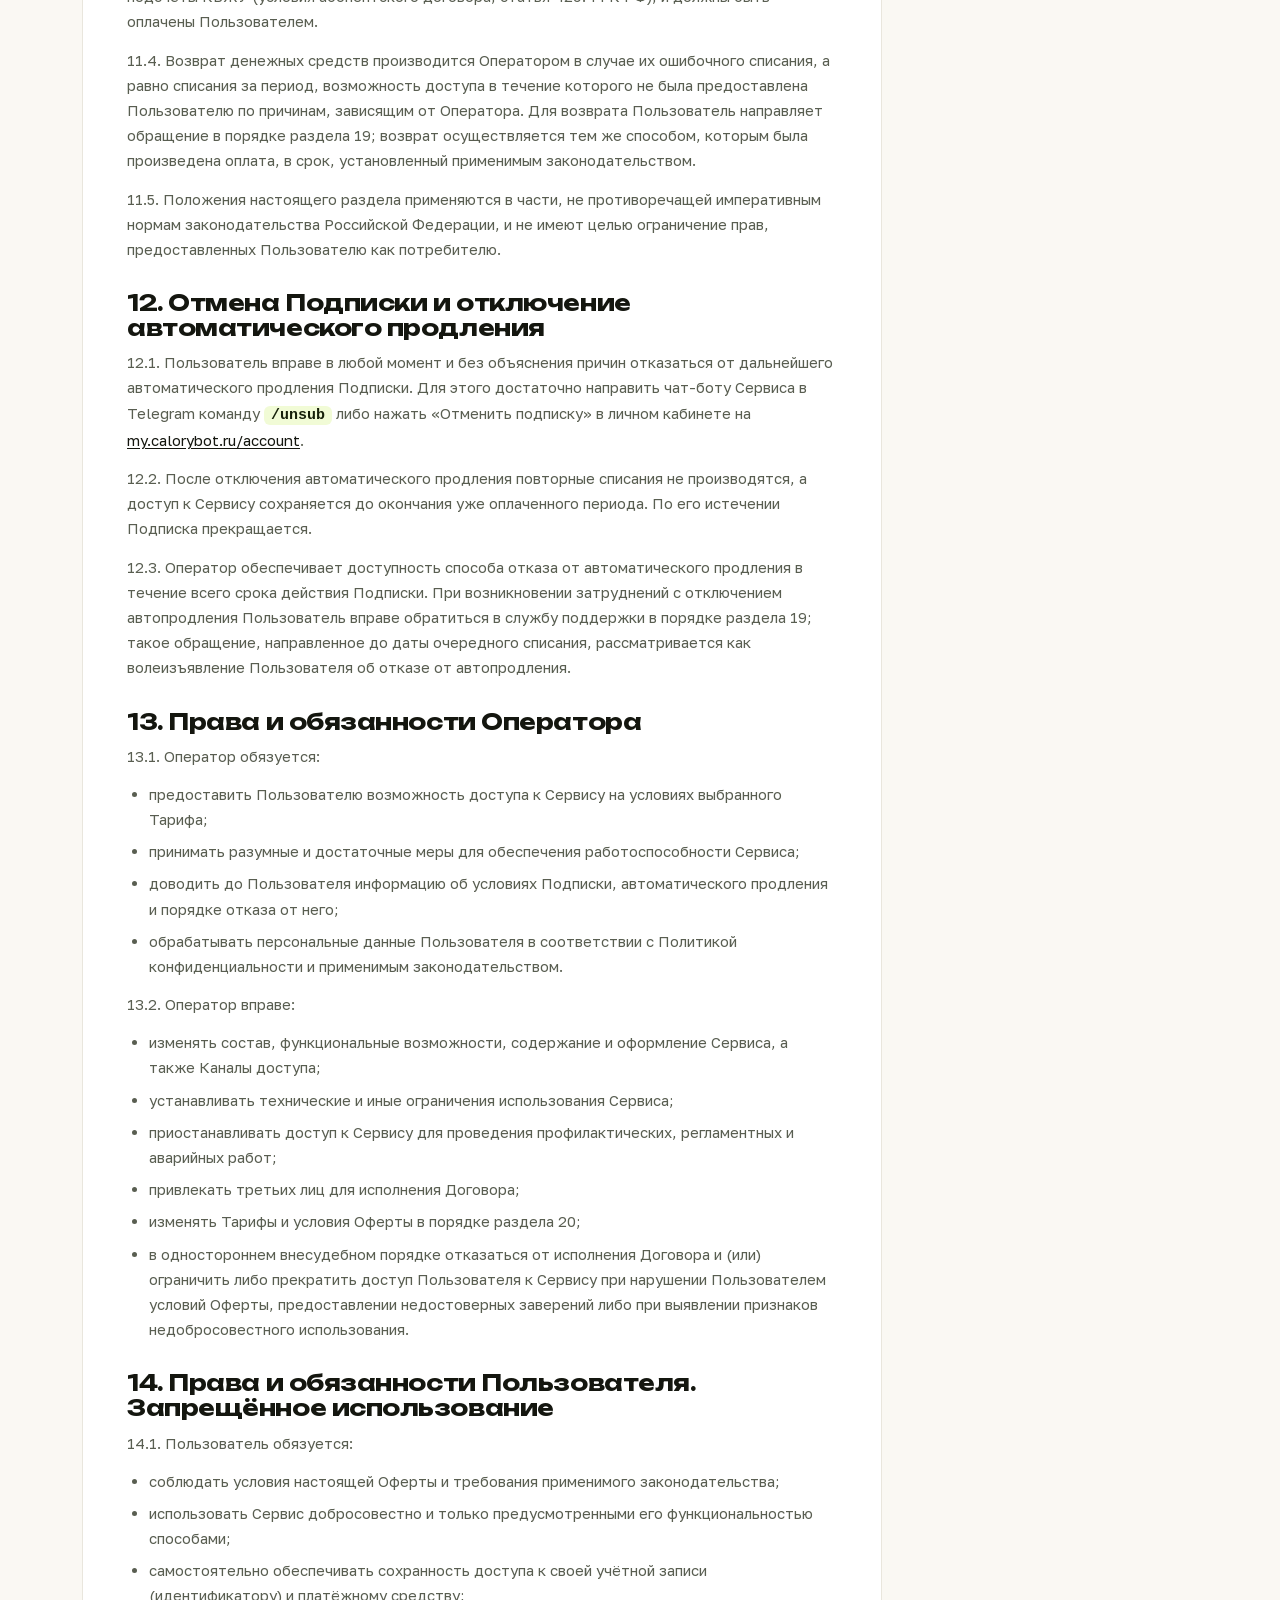
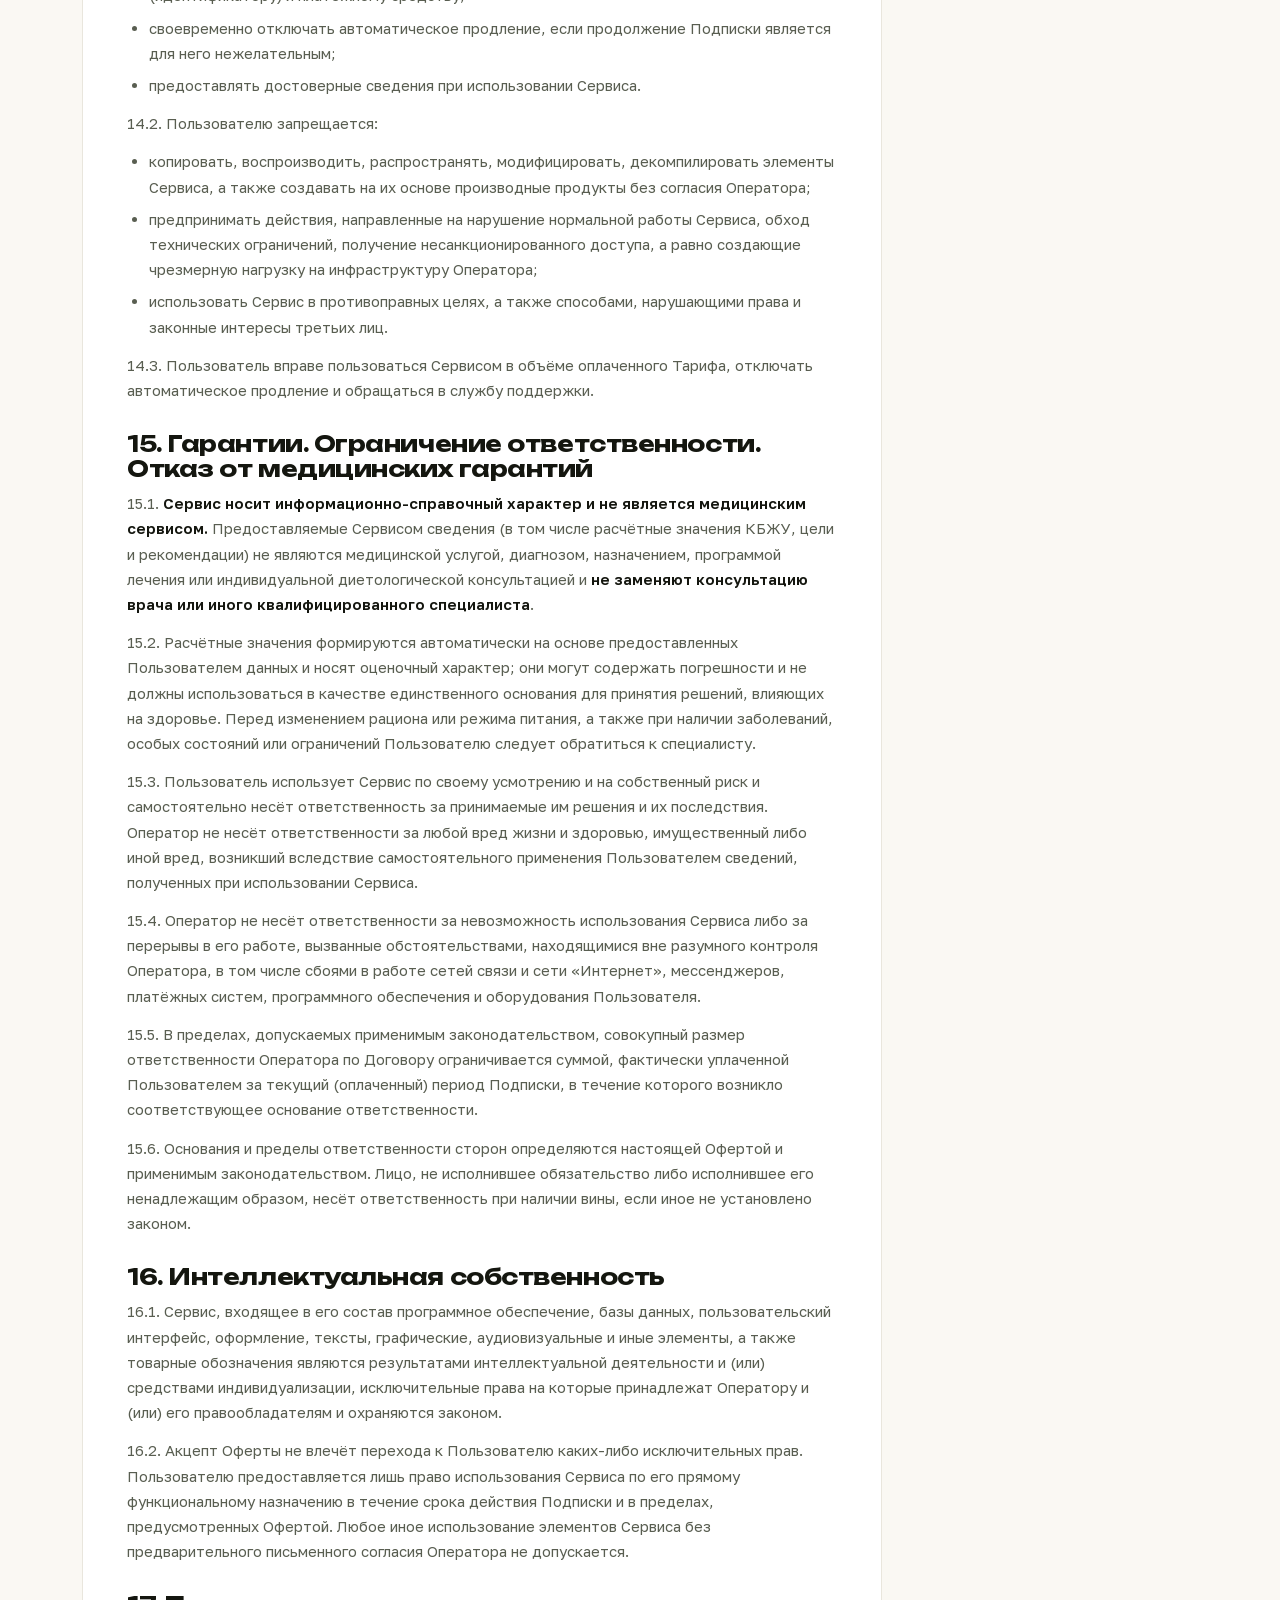
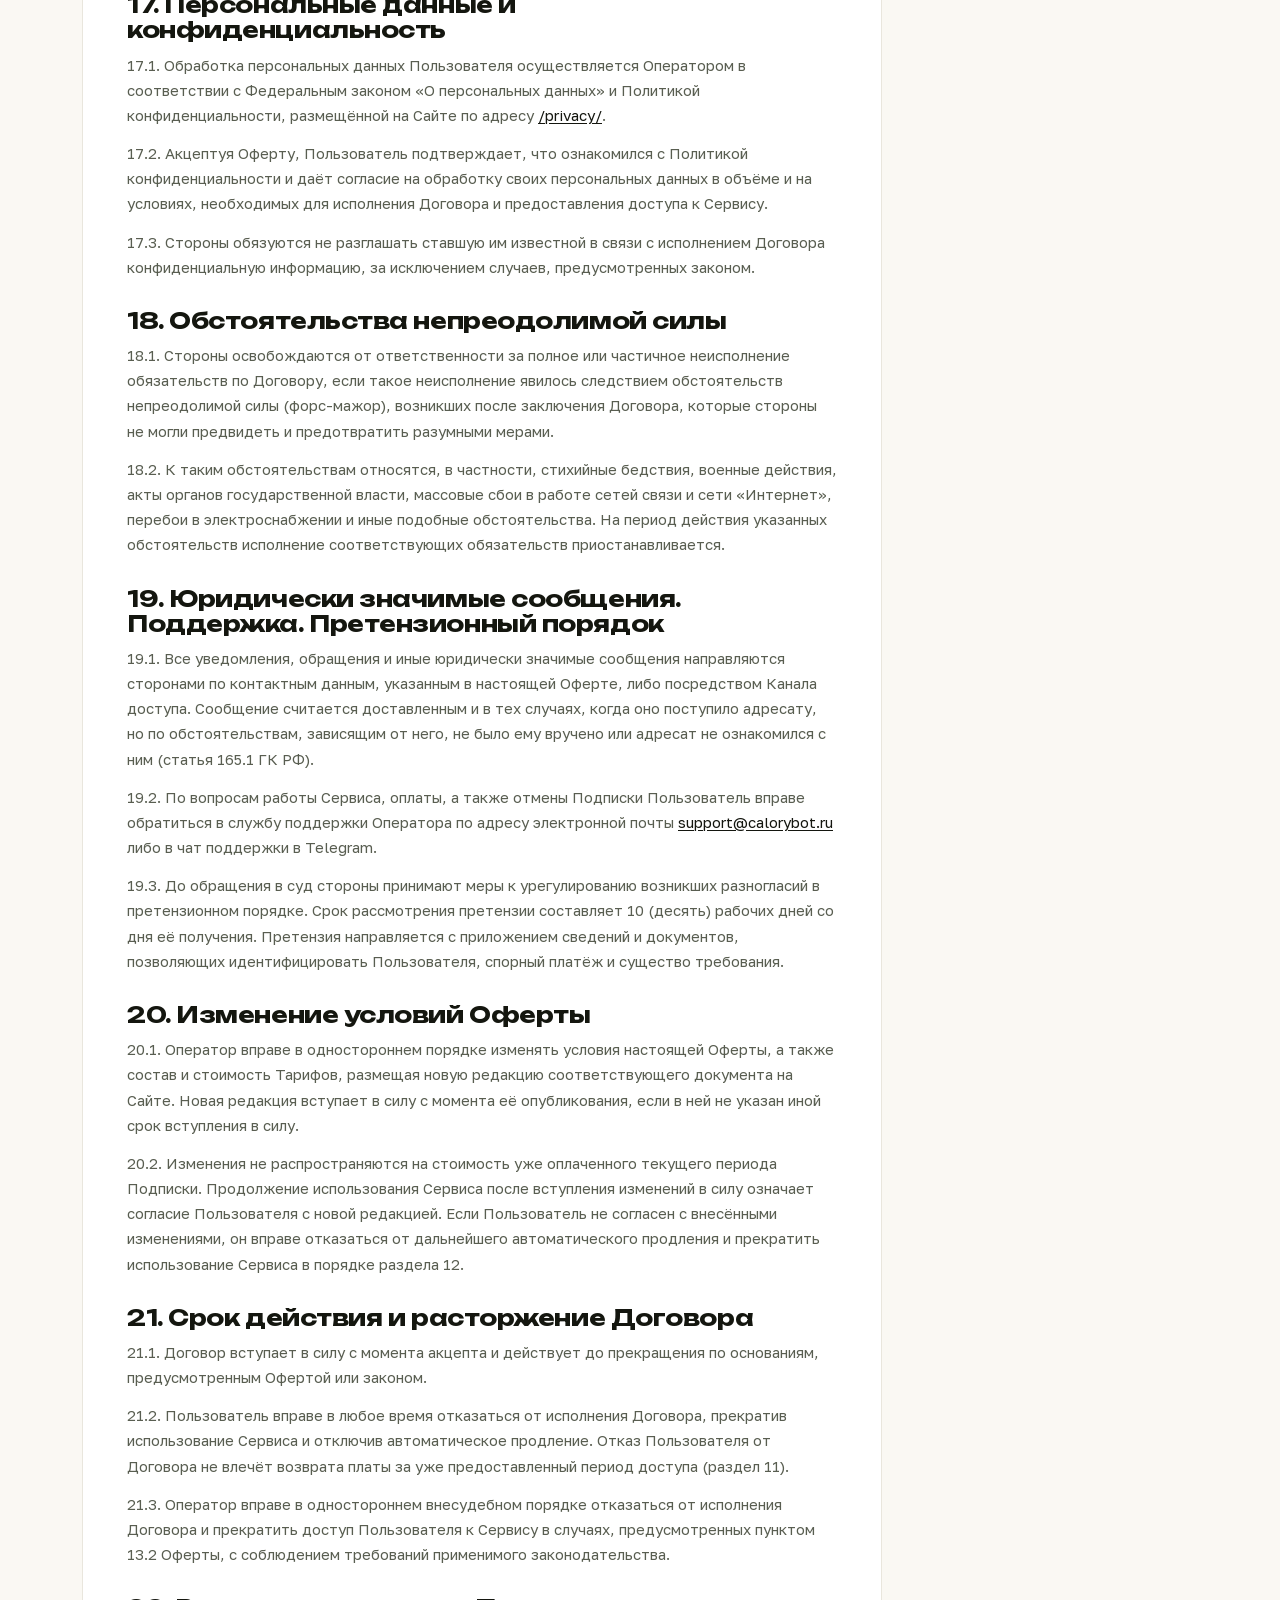
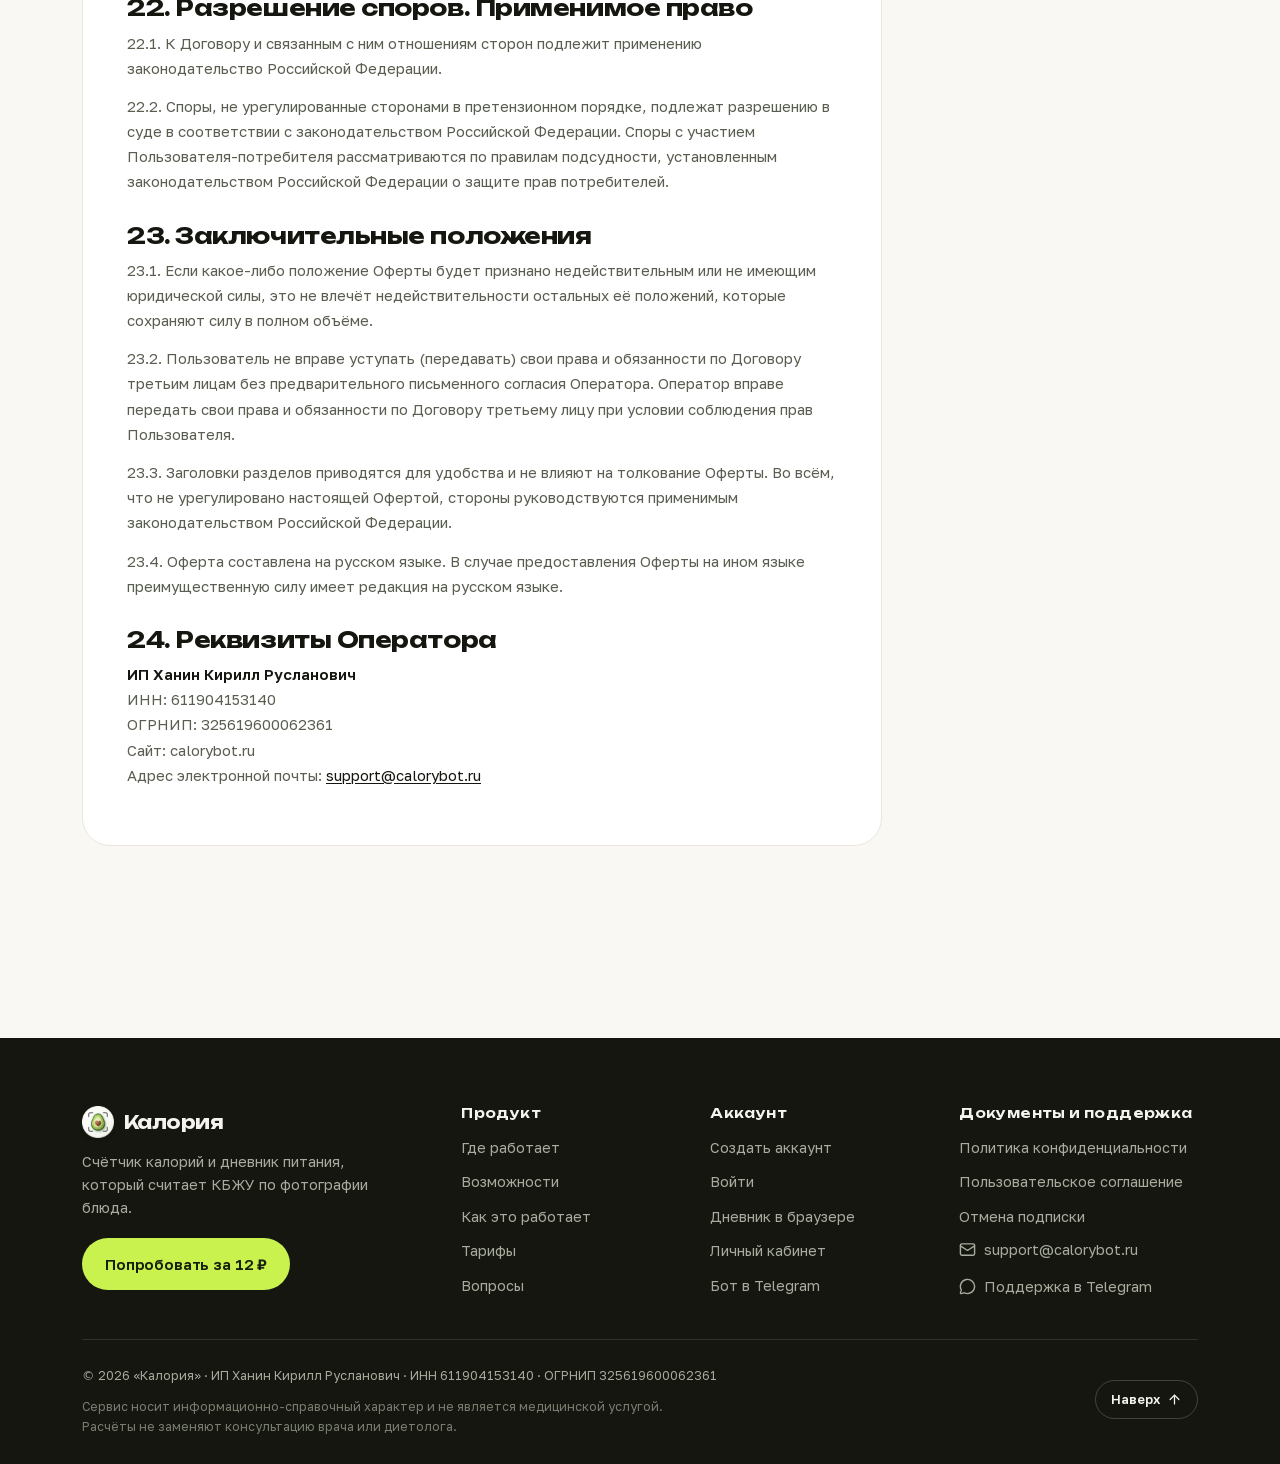
<file: terms/index.html>
<!DOCTYPE html>
<html lang="ru">
<head>
  <meta charset="utf-8">
  <meta name="viewport" content="width=device-width, initial-scale=1">
  <title>Публичная оферта — Калория</title>
  <meta name="description" content="Публичная оферта о предоставлении доступа к сервису «Калория».">
  <meta name="theme-color" content="#FAF8F3">
  <meta name="robots" content="noindex">
  <script>document.documentElement.classList.add('js');</script>

  <link rel="icon" href="/favicon.ico?v=2" sizes="any">
  <link rel="icon" type="image/png" sizes="32x32" href="/favicon-32.png?v=2">
  <link rel="apple-touch-icon" href="/apple-touch-icon.png">
  <link rel="manifest" href="/site.webmanifest">

  <link rel="stylesheet" href="/assets/fonts/fonts.css">
  <link rel="stylesheet" href="/assets/css/styles.css">
  <script src="/assets/js/config.js"></script>
  <script src="/assets/js/main.js" defer></script>
</head>
<body>

  <header class="site-header" id="top">
    <div class="container nav">
      <a class="brand" href="/" aria-label="Калория — на главную">
        <img class="brand-mark" src="/assets/img/logo.webp" alt="" width="32" height="32">
        Калория
      </a>
      <nav class="nav-links" aria-label="Основная навигация">
        <a href="/#platform">Где работает</a>
        <a href="/#features">Возможности</a>
        <a href="/#how">Как это работает</a>
        <a href="/#pricing">Тарифы</a>
        <a href="/#faq">Вопросы</a>
      </nav>
      <div class="nav-actions">
        <a class="btn btn-ghost" data-cta="login" href="https://my.calorybot.ru/auth">Войти</a>
        <a class="btn" data-cta="start" href="https://my.calorybot.ru/">Попробовать</a>
      </div>
      <button class="nav-toggle" type="button" aria-label="Меню" aria-expanded="false" aria-controls="mobileMenu">
        <svg class="ic" aria-hidden="true"><use href="/assets/img/icons.svg#i-menu"></use></svg>
      </button>
    </div>
    <div class="container mobile-menu" id="mobileMenu">
      <nav aria-label="Мобильная навигация">
        <a href="/#platform">Где работает</a>
        <a href="/#features">Возможности</a>
        <a href="/#how">Как это работает</a>
        <a href="/#pricing">Тарифы</a>
        <a href="/#faq">Вопросы</a>
      </nav>
      <div class="menu-cta">
        <a class="btn" data-cta="start" href="https://my.calorybot.ru/">Попробовать за 12 ₽</a>
        <a class="btn btn-light" data-cta="login" href="https://my.calorybot.ru/auth">
          <svg class="ic" aria-hidden="true"><use href="/assets/img/icons.svg#i-log-in"></use></svg>
          Войти в аккаунт
        </a>
      </div>
    </div>
  </header>

  <main class="container doc">
    <div class="doc-head">
      <a class="doc-back" href="/">
        <svg class="ic" aria-hidden="true"><use href="/assets/img/icons.svg#i-arrow-right"></use></svg>
        На главную
      </a>
      <h1>Публичная оферта о предоставлении доступа к сервису «Калория»</h1>
      <p class="doc-meta">Редакция от 24 июня 2026 г.</p>
    </div>
    <!-- Текст соглашения добавляется здесь. Реквизиты и тарифы берутся из assets/js/config.js. -->
    <div class="doc-body">
      <p>Настоящий документ представляет собой официальное публичное предложение (далее — «Оферта») индивидуального предпринимателя, оказывающего услуги доступа к сервису «Калория» (далее — «Оператор»; реквизиты Оператора приведены в разделе 24 Оферты), заключить договор о предоставлении доступа к сервису «Калория» на изложенных ниже условиях с любым дееспособным физическим лицом (далее — «Пользователь»).</p>
      <p>В соответствии с пунктом 2 статьи 437 Гражданского кодекса Российской Федерации (далее — «ГК РФ») настоящая Оферта является публичной офертой. Совершение Пользователем действий, предусмотренных разделом 4 Оферты (акцепт), означает полное и безоговорочное принятие Пользователем всех её условий в порядке статьи 438 ГК РФ и приравнивается к заключению договора в простой письменной форме (далее — «Договор»).</p>
      <h2>1. Термины и определения</h2>
      <p>1.1. В настоящей Оферте используемые термины, написанные с заглавной буквы, имеют следующие значения, если из контекста прямо не следует иное.</p>
      <p>1.2. <strong>Сервис «Калория» (Сервис)</strong> — принадлежащий Оператору программный сервис, предоставляющий Пользователю возможность вести учёт питания, в том числе распознавать блюда по фотографии или текстовому описанию, получать расчётные (оценочные) значения калорийности и содержания белков, жиров и углеводов (КБЖУ), вести дневник питания, устанавливать цели и отслеживать их достижение, а также пользоваться иными функциональными возможностями, доступными в Сервисе на момент использования.</p>
      <p>1.3. <strong>Канал доступа</strong> — программная среда, посредством которой Оператор предоставляет доступ к Сервису: чат-бот и (или) мини-приложение в мессенджере Telegram, веб-сайт, мобильное и (или) иное программное приложение. Состав Каналов доступа определяется Оператором и может изменяться без изменения существа предоставляемой услуги.</p>
      <p>1.4. <strong>Сайт</strong> — совокупность размещённых в сети «Интернет» веб-страниц Оператора по адресу <strong>calorybot.ru</strong>, включая его поддомены.</p>
      <p>1.5. <strong>Пользователь</strong> — дееспособное физическое лицо, достигшее возраста, с которого в соответствии с применимым законодательством оно вправе самостоятельно совершать сделки, акцептовавшее настоящую Оферту.</p>
      <p>1.6. <strong>Подписка</strong> — предоставляемая Пользователю за плату возможность доступа к функциональным возможностям Сервиса в течение выбранного оплаченного периода в объёме соответствующего Тарифа.</p>
      <p>1.7. <strong>Тариф</strong> — определяемая Оператором совокупность условий Подписки (период предоставления доступа и размер платы за него). Перечень и содержание действующих Тарифов размещаются в Канале доступа и (или) на Сайте и являются неотъемлемой частью Оферты.</p>
      <p>1.8. <strong>Пробный период</strong> — Тариф, предоставляющий доступ к Сервису на ограниченный срок по специальной (сниженной) цене с последующим автоматическим переходом на платную Подписку в порядке раздела 10.</p>
      <p>1.9. <strong>Автоматическое продление (автопродление)</strong> — автоматическое продление Подписки на очередной период и списание соответствующей платы, осуществляемые без получения от Пользователя отдельного распоряжения по каждому платежу, в порядке раздела 9.</p>
      <p>1.10. <strong>Рекуррентный платёж</strong> — периодическое списание денежных средств с привязанного платёжного средства Пользователя на основании ранее предоставленного им акцепта (заранее данного согласия).</p>
      <p>1.11. <strong>Платёжная организация</strong> — привлечённая Оператором сторонняя кредитная и (или) платёжная организация (эквайрер), обеспечивающая приём платежей и проведение рекуррентных списаний.</p>
      <p>1.12. <strong>Политика конфиденциальности</strong> — документ, определяющий порядок обработки персональных данных Пользователей, размещённый на Сайте по адресу <a data-link="privacy" href="/privacy/">/privacy/</a>.</p>
      <p>1.13. <strong>Расчётный период</strong> — период предоставления доступа к Сервису по выбранному Тарифу, за который Пользователь вносит абонентскую плату.</p>

      <h2>2. Общие положения</h2>
      <p>2.1. Договор заключается между Оператором и Пользователем путём акцепта настоящей Оферты и регулирует отношения сторон, связанные с предоставлением Пользователю возмездного доступа к Сервису.</p>
      <p>2.2. Оферта, размещённая на Сайте, а также все приложения, дополнения и изменения к ней в действующей редакции, в совокупности с информацией о Тарифах, размещённой в Канале доступа и (или) на Сайте, составляют единый Договор. В случае противоречия между положениями Оферты и информацией о Тарифах применяется информация о Тарифах в части стоимости и периодов Подписки.</p>
      <p>2.3. Действующая редакция Оферты всегда доступна на Сайте. Оператор вправе изменять Оферту в одностороннем порядке в соответствии с разделом 20.</p>
      <p>2.4. Стороны исходят из принципа свободы договора (статья 421 ГК РФ) и подтверждают, что условия Оферты не лишают Пользователя прав, обычно предоставляемых по договорам данного вида, и не содержат явно обременительных условий, которые Пользователь, исходя из своих разумно понимаемых интересов, не принял бы при наличии у него возможности участвовать в определении условий Договора.</p>

      <h2>3. Предмет Договора. Существо предоставляемой услуги</h2>
      <p>3.1. По Договору Оператор оказывает Пользователю услугу по предоставлению возможности доступа к функциональным возможностям Сервиса в объёме выбранного Тарифа в течение оплаченного периода, а Пользователь обязуется оплатить эту услугу на условиях настоящей Оферты.</p>
      <p>3.2. Предметом Договора является предоставление Пользователю возможности (права доступа) пользоваться Сервисом. Оператор не принимает на себя обязательств по достижению Пользователем каких-либо результатов, в том числе связанных с питанием, массой тела, состоянием здоровья, самочувствием или внешним видом, и не гарантирует их наступления. Абонентская плата вносится Пользователем за предоставление возможности доступа к Сервису, а не за фактический объём его использования.</p>
      <p>3.3. Услуга по предоставлению возможности доступа считается оказанной Оператором в полном объёме в момент оплаты Пользователем соответствующего Тарифа и предоставления Пользователю возможности пользоваться Сервисом. Никакой иной момент не может трактоваться как момент исполнения Оператором обязательств по Договору. Объём фактического использования Пользователем предоставленной возможности доступа и достигнутый им результат на факт оказания услуги не влияют.</p>
      <p>3.4. Обстоятельства, указанные в пункте 3.3, не являются основанием для перерасчёта внесённой абонентской платы, за исключением случаев, прямо предусмотренных настоящей Офертой или императивными нормами законодательства.</p>
      <p>3.5. Сервис предоставляется на условиях «как есть» (as is) и «как доступно» (as available). Оператор не гарантирует, что Сервис, его отдельные функции либо результаты их использования будут полностью соответствовать субъективным ожиданиям и представлениям Пользователя. Расчётные значения КБЖУ и иные предоставляемые Сервисом сведения носят справочно-оценочный характер.</p>
      <p>3.6. Оператор вправе привлекать к исполнению Договора третьих лиц, оставаясь ответственным перед Пользователем за оказание услуги.</p>
      <p>3.7. Договор является абонентским договором — договором с исполнением по требованию (статья 429.4 ГК РФ). Пользователь обязан вносить абонентскую плату за соответствующий расчётный период независимо от того, было ли им затребовано исполнение, в том числе независимо от того, инициировал ли Пользователь подсчёты КБЖУ и в каком объёме воспользовался функциями Сервиса.</p>

      <h2>4. Акцепт Оферты. Заключение Договора. Электронное взаимодействие</h2>
      <p>4.1. Акцептом настоящей Оферты (полным и безоговорочным принятием её условий) признаётся совершение Пользователем любого из следующих действий:</p>
      <ul>
        <li>запуск чат-бота или мини-приложения Сервиса либо начало использования иного Канала доступа;</li>
        <li>оформление и (или) оплата любого Тарифа, включая Пробный период;</li>
        <li>проставление отметки (нажатие соответствующей кнопки) о согласии с условиями Оферты при оформлении Подписки.</li>
      </ul>
      <p>4.2. Договор считается заключённым с момента совершения Пользователем акцепта и действует до прекращения по основаниям, предусмотренным Офертой или законом.</p>
      <p>4.3. Совершая акцепт, Пользователь подтверждает, что он ознакомился с условиями Оферты и Политики конфиденциальности, понимает их, согласен с ними в полном объёме и принимает их без каких-либо изъятий и оговорок, а также проинформирован об условиях платности Сервиса, автоматического продления Подписки и порядке отказа от него.</p>
      <p>4.4. Стороны признают, что обмен сообщениями, совершение действий и формирование волеизъявления в Каналах доступа, а также проставление Пользователем отметок о согласии имеют юридическую силу и порождают правовые последствия, аналогичные собственноручной подписи. Действия, совершённые с использованием учётной записи (идентификатора) Пользователя в Канале доступа, считаются совершёнными самим Пользователем.</p>

      <h2>5. Заверения и гарантии Пользователя</h2>
      <p>5.1. Акцептуя Оферту, Пользователь предоставляет Оператору следующие заверения об обстоятельствах (статья 431.2 ГК РФ), имеющие существенное значение для заключения Договора:</p>
      <ul>
        <li>Пользователь обладает необходимой дееспособностью и достиг возраста, с которого он вправе самостоятельно совершать соответствующие сделки;</li>
        <li>Пользователь использует для оплаты платёжные средства, принадлежащие ему на законном основании, и вправе ими распоряжаться;</li>
        <li>сведения, предоставляемые Пользователем при использовании Сервиса, являются достоверными;</li>
        <li>Пользователь осознаёт, что Сервис носит информационно-справочный характер и не является медицинской услугой.</li>
      </ul>
      <p>5.2. Оператор вправе полагаться на указанные заверения. Предоставление недостоверных заверений является основанием для отказа в предоставлении доступа и (или) для одностороннего отказа Оператора от исполнения Договора.</p>

      <h2>6. Условия и порядок предоставления доступа. Каналы доступа</h2>
      <p>6.1. Доступ к Сервису предоставляется через один или несколько Каналов доступа по усмотрению Оператора. Оператор вправе добавлять, изменять, временно приостанавливать и прекращать отдельные Каналы доступа, а также изменять состав и оформление функциональных возможностей Сервиса без изменения существа предоставляемой услуги и без снижения оплаченного объёма Подписки.</p>
      <p>6.2. Для использования Сервиса Пользователю необходимы исправное оконечное оборудование, доступ к сети «Интернет», а при использовании соответствующего Канала доступа — действующая учётная запись в мессенджере Telegram либо иной учётный идентификатор. Расходы на доступ к сети «Интернет» и услуги связи Пользователь несёт самостоятельно.</p>
      <p>6.3. Доступ предоставляется Пользователю для личного некоммерческого использования. Передача доступа третьим лицам, предоставление к нему совместного доступа, а также использование Сервиса способами, не предусмотренными его функциональностью, не допускаются.</p>
      <p>6.4. Оператор вправе устанавливать технические и иные разумные ограничения использования Сервиса, в том числе на количество, объём и частоту обращений к функциям Сервиса, в целях обеспечения его работоспособности, защиты от чрезмерной нагрузки и предотвращения недобросовестного использования.</p>

      <h2>7. Тарифы и Подписка</h2>
      <p>7.1. Доступ к Сервису предоставляется на условиях Подписки по одному из действующих Тарифов. Перечень Тарифов, их стоимость, период действия и иные условия размещаются в Канале доступа и (или) на Сайте и являются неотъемлемой частью Оферты.</p>
      <p>7.2. На дату настоящей редакции Оферты действуют следующие Тарифы: Пробный период — <span data-plan="trial" data-field="legalDuration">3 (три) дня</span> за <span data-plan="trial" data-field="legalPrice">12 (двенадцать) рублей</span>; «Неделя» — <span data-plan="week" data-field="legalDuration">7 (семь) дней</span> за <span data-plan="week" data-field="legalPrice">399 (триста девяносто девять) рублей</span>; «<span data-plan="month" data-field="title">2 недели</span>» — <span data-plan="month" data-field="legalDuration">14 (четырнадцать) дней</span> за <span data-plan="month" data-field="legalPrice">990 (девятьсот девяносто) рублей</span>; «Год» — <span data-plan="year" data-field="legalDuration">365 (триста шестьдесят пять) дней</span> за <span data-plan="year" data-field="legalPrice">2 990 (две тысячи девятьсот девяносто) рублей</span>. Все цены указаны в рублях Российской Федерации и включают все применимые налоги. Актуальные Тарифы определяются на момент оформления Подписки и размещаются в Канале доступа и (или) на Сайте.</p>
      <p>7.3. Оплачивая Тариф, Пользователь приобретает возможность доступа к Сервису на соответствующий период. Период Подписки исчисляется с момента активации доступа.</p>
      <p>7.4. Оператор вправе изменять состав и стоимость Тарифов. Изменение Тарифов не распространяется на стоимость уже оплаченного текущего периода Подписки и применяется к последующим периодам с учётом раздела 9.</p>

      <h2>8. Порядок оплаты и рекуррентные платежи</h2>
      <p>8.1. Абонентская плата за Подписку вносится Пользователем в порядке предоплаты за соответствующий период доступа в безналичной форме путём списания денежных средств с банковской карты или иного платёжного средства Пользователя.</p>
      <p>8.2. Приём платежей и проведение списаний осуществляются <strong>привлечённой Оператором сторонней Платёжной организацией (эквайринг)</strong> либо средствами Канала доступа. Оператор не получает и не хранит полные реквизиты банковской карты Пользователя; их обработка осуществляется Платёжной организацией в соответствии с применимыми требованиями к безопасности данных.</p>
      <p>8.3. Совершая первый платёж (в том числе оплату Пробного периода), Пользователь <strong>предоставляет Оператору и Платёжной организации согласие (акцепт) на сохранение платёжного токена (привязки) своего платёжного средства и на дальнейшее периодическое списание денежных средств без оформления отдельного распоряжения по каждому платежу</strong> (рекуррентные платежи) в счёт оплаты Подписки в порядке раздела 9.</p>
      <p>8.4. Обязательство Пользователя по оплате считается исполненным в момент поступления денежных средств в адрес Оператора или Платёжной организации. Моментом активации доступа является момент подтверждения успешного платежа.</p>
      <p>8.5. При наличии установленных законодательством оснований Оператор обеспечивает направление Пользователю кассового чека в электронной форме по предоставленным Пользователем контактным данным.</p>
      <p>8.6. Все расходы, связанные с совершением платежа (комиссии банков и платёжных систем), если таковые взимаются ими с Пользователя, Пользователь несёт самостоятельно.</p>

      <h2>9. Автоматическое продление Подписки</h2>
      <p>9.1. <strong>Подписка продлевается автоматически и оформляется на неопределённый срок.</strong> По окончании каждого оплаченного расчётного периода Подписка автоматически продлевается на очередной период, соответствующий текущему Тарифу, а абонентская плата списывается в начале каждого нового периода, — до тех пор, пока Пользователь не отключит автоматическое продление в порядке раздела 12.</p>
      <p>9.2. Списание производится с привязанного платёжного средства Пользователя без оформления отдельного распоряжения по каждому платежу на основании ранее предоставленного Пользователем согласия (пункт 8.3). Совершая акцепт, Пользователь заранее даёт согласие на проведение таких рекуррентных списаний.</p>
      <p>9.3. <strong>Механика продления при невозможности списания.</strong> Если списание оплаты по текущему Тарифу провести не удалось (в том числе вследствие недостаточности средств, истечения срока действия карты, ограничений со стороны банка-эмитента и иных подобных причин), Оператор в целях сохранения непрерывности доступа Пользователя к Сервису вправе предложить и оформить Пользователю Подписку по Тарифу с меньшей стоимостью и (или) меньшим периодом доступа (последовательно, в порядке убывания стоимости Тарифов), списав соответствующую меньшую сумму, с дальнейшим автоматическим продлением Подписки уже по этому Тарифу. Оператор вправе совершать несколько попыток списания и последовательно переходить к Тарифам с меньшей стоимостью. <strong>Акцептуя Оферту, Пользователь заранее даёт согласие на такие списания и на соответствующее изменение Тарифа в указанном порядке.</strong></p>
      <p>9.4. До момента успешного списания абонентской платы Оператор вправе сохранить за Пользователем возможность доступа к Сервису. Если ни одну из попыток списания, предусмотренных пунктом 9.3, провести не удалось, Оператор вправе расценивать длительное отсутствие достаточных денежных средств на привязанном платёжном средстве как отказ Пользователя от продления Подписки с даты начала неоплаченного расчётного периода; при этом автоматическое продление приостанавливается, а доступ к Сервису прекращается. Возобновление доступа осуществляется после успешной оплаты.</p>
      <p>9.5. Информация об условиях автоматического продления (факт продления, периодичность и размер списаний, способ отказа от автопродления) доводится до Пользователя до оформления Подписки — в Канале доступа, на Сайте и в настоящей Оферте. Пользователь подтверждает, что данная информация является для него ясной и достаточной.</p>

      <h2>10. Пробный период</h2>
      <p>10.1. Пробный период предоставляет Пользователю доступ к Сервису на <span data-plan="trial" data-field="legalDuration">3 (три) дня</span> по цене <span data-plan="trial" data-field="legalPrice">12 (двенадцать) рублей</span> и предназначен для предварительного ознакомления с возможностями Сервиса.</p>
      <p>10.2. <strong>По истечении Пробного периода Подписка автоматически продлевается на Тариф «<span data-plan="month" data-field="title">2 недели</span>» с последующим автоматическим продлением каждые <span data-plan="month" data-field="legalDuration">14 (четырнадцать) дней</span></strong>, если Пользователь не отключил автопродление до момента окончания Пробного периода в порядке раздела 12. Если списание по этому Тарифу провести не удалось, применяется механика, предусмотренная пунктом 9.3 (переход на Тариф с меньшей стоимостью, в том числе на Тариф «Неделя»).</p>
      <p>10.3. Оформляя Пробный период, Пользователь подтверждает, что он надлежащим образом проинформирован о платном характере дальнейшего использования Сервиса, о размере и сроке последующего списания, а также о порядке отключения автоматического продления, и выражает согласие с указанными условиями.</p>
      <p>10.4. Пробный период предоставляется однократно. Оператор вправе отказать в предоставлении Пробного периода при его повторном оформлении, а также при выявлении признаков недобросовестного использования (в том числе при создании нескольких учётных записей в целях повторного получения Пробного периода).</p>

      <h2>11. Абонентская плата и порядок списаний</h2>
      <p>11.1. Абонентская плата вносится Пользователем в порядке предоплаты за соответствующий период доступа. Услуга по предоставлению возможности доступа к Сервису считается оказанной Оператором в момент оплаты Пользователем Тарифа (пункт 3.3), в связи с чем оплаченный период доступа предоставляется Пользователю в полном объёме.</p>
      <p>11.2. При отказе Пользователя от Подписки (отключении автоматического продления в порядке раздела 12) списание абонентской платы за последующие периоды Оператором не производится, а предоставленная возможность доступа к Сервису сохраняется за Пользователем до окончания оплаченного периода, по истечении которого Подписка прекращается.</p>
      <p>11.3. Денежные средства за подписку за предыдущие расчётные периоды Пользователю не возвращаются, так как услуги за предыдущие расчётные периоды на момент отказа уже оказаны Сервисом надлежащим образом независимо от того, инициировал ли Пользователь подсчёты КБЖУ (условия абонентского договора, статья 429.4 ГК РФ), и должны быть оплачены Пользователем.</p>
      <p>11.4. Возврат денежных средств производится Оператором в случае их ошибочного списания, а равно списания за период, возможность доступа в течение которого не была предоставлена Пользователю по причинам, зависящим от Оператора. Для возврата Пользователь направляет обращение в порядке раздела 19; возврат осуществляется тем же способом, которым была произведена оплата, в срок, установленный применимым законодательством.</p>
      <p>11.5. Положения настоящего раздела применяются в части, не противоречащей императивным нормам законодательства Российской Федерации, и не имеют целью ограничение прав, предоставленных Пользователю как потребителю.</p>

      <h2>12. Отмена Подписки и отключение автоматического продления</h2>
      <p>12.1. Пользователь вправе в любой момент и без объяснения причин отказаться от дальнейшего автоматического продления Подписки. Для этого достаточно направить чат-боту Сервиса в Telegram команду <code data-cancel-cmd>/unsub</code> либо нажать «Отменить подписку» в личном кабинете на <a data-link="account" href="https://my.calorybot.ru/account">my.calorybot.ru/account</a>.</p>
      <p>12.2. После отключения автоматического продления повторные списания не производятся, а доступ к Сервису сохраняется до окончания уже оплаченного периода. По его истечении Подписка прекращается.</p>
      <p>12.3. Оператор обеспечивает доступность способа отказа от автоматического продления в течение всего срока действия Подписки. При возникновении затруднений с отключением автопродления Пользователь вправе обратиться в службу поддержки в порядке раздела 19; такое обращение, направленное до даты очередного списания, рассматривается как волеизъявление Пользователя об отказе от автопродления.</p>

      <h2>13. Права и обязанности Оператора</h2>
      <p>13.1. Оператор обязуется:</p>
      <ul>
        <li>предоставить Пользователю возможность доступа к Сервису на условиях выбранного Тарифа;</li>
        <li>принимать разумные и достаточные меры для обеспечения работоспособности Сервиса;</li>
        <li>доводить до Пользователя информацию об условиях Подписки, автоматического продления и порядке отказа от него;</li>
        <li>обрабатывать персональные данные Пользователя в соответствии с Политикой конфиденциальности и применимым законодательством.</li>
      </ul>
      <p>13.2. Оператор вправе:</p>
      <ul>
        <li>изменять состав, функциональные возможности, содержание и оформление Сервиса, а также Каналы доступа;</li>
        <li>устанавливать технические и иные ограничения использования Сервиса;</li>
        <li>приостанавливать доступ к Сервису для проведения профилактических, регламентных и аварийных работ;</li>
        <li>привлекать третьих лиц для исполнения Договора;</li>
        <li>изменять Тарифы и условия Оферты в порядке раздела 20;</li>
        <li>в одностороннем внесудебном порядке отказаться от исполнения Договора и (или) ограничить либо прекратить доступ Пользователя к Сервису при нарушении Пользователем условий Оферты, предоставлении недостоверных заверений либо при выявлении признаков недобросовестного использования.</li>
      </ul>

      <h2>14. Права и обязанности Пользователя. Запрещённое использование</h2>
      <p>14.1. Пользователь обязуется:</p>
      <ul>
        <li>соблюдать условия настоящей Оферты и требования применимого законодательства;</li>
        <li>использовать Сервис добросовестно и только предусмотренными его функциональностью способами;</li>
        <li>самостоятельно обеспечивать сохранность доступа к своей учётной записи (идентификатору) и платёжному средству;</li>
        <li>своевременно отключать автоматическое продление, если продолжение Подписки является для него нежелательным;</li>
        <li>предоставлять достоверные сведения при использовании Сервиса.</li>
      </ul>
      <p>14.2. Пользователю запрещается:</p>
      <ul>
        <li>копировать, воспроизводить, распространять, модифицировать, декомпилировать элементы Сервиса, а также создавать на их основе производные продукты без согласия Оператора;</li>
        <li>предпринимать действия, направленные на нарушение нормальной работы Сервиса, обход технических ограничений, получение несанкционированного доступа, а равно создающие чрезмерную нагрузку на инфраструктуру Оператора;</li>
        <li>использовать Сервис в противоправных целях, а также способами, нарушающими права и законные интересы третьих лиц.</li>
      </ul>
      <p>14.3. Пользователь вправе пользоваться Сервисом в объёме оплаченного Тарифа, отключать автоматическое продление и обращаться в службу поддержки.</p>

      <h2>15. Гарантии. Ограничение ответственности. Отказ от медицинских гарантий</h2>
      <p>15.1. <strong>Сервис носит информационно-справочный характер и не является медицинским сервисом.</strong> Предоставляемые Сервисом сведения (в том числе расчётные значения КБЖУ, цели и рекомендации) не являются медицинской услугой, диагнозом, назначением, программой лечения или индивидуальной диетологической консультацией и <strong>не заменяют консультацию врача или иного квалифицированного специалиста</strong>.</p>
      <p>15.2. Расчётные значения формируются автоматически на основе предоставленных Пользователем данных и носят оценочный характер; они могут содержать погрешности и не должны использоваться в качестве единственного основания для принятия решений, влияющих на здоровье. Перед изменением рациона или режима питания, а также при наличии заболеваний, особых состояний или ограничений Пользователю следует обратиться к специалисту.</p>
      <p>15.3. Пользователь использует Сервис по своему усмотрению и на собственный риск и самостоятельно несёт ответственность за принимаемые им решения и их последствия. Оператор не несёт ответственности за любой вред жизни и здоровью, имущественный либо иной вред, возникший вследствие самостоятельного применения Пользователем сведений, полученных при использовании Сервиса.</p>
      <p>15.4. Оператор не несёт ответственности за невозможность использования Сервиса либо за перерывы в его работе, вызванные обстоятельствами, находящимися вне разумного контроля Оператора, в том числе сбоями в работе сетей связи и сети «Интернет», мессенджеров, платёжных систем, программного обеспечения и оборудования Пользователя.</p>
      <p>15.5. В пределах, допускаемых применимым законодательством, совокупный размер ответственности Оператора по Договору ограничивается суммой, фактически уплаченной Пользователем за текущий (оплаченный) период Подписки, в течение которого возникло соответствующее основание ответственности.</p>
      <p>15.6. Основания и пределы ответственности сторон определяются настоящей Офертой и применимым законодательством. Лицо, не исполнившее обязательство либо исполнившее его ненадлежащим образом, несёт ответственность при наличии вины, если иное не установлено законом.</p>

      <h2>16. Интеллектуальная собственность</h2>
      <p>16.1. Сервис, входящее в его состав программное обеспечение, базы данных, пользовательский интерфейс, оформление, тексты, графические, аудиовизуальные и иные элементы, а также товарные обозначения являются результатами интеллектуальной деятельности и (или) средствами индивидуализации, исключительные права на которые принадлежат Оператору и (или) его правообладателям и охраняются законом.</p>
      <p>16.2. Акцепт Оферты не влечёт перехода к Пользователю каких-либо исключительных прав. Пользователю предоставляется лишь право использования Сервиса по его прямому функциональному назначению в течение срока действия Подписки и в пределах, предусмотренных Офертой. Любое иное использование элементов Сервиса без предварительного письменного согласия Оператора не допускается.</p>

      <h2>17. Персональные данные и конфиденциальность</h2>
      <p>17.1. Обработка персональных данных Пользователя осуществляется Оператором в соответствии с Федеральным законом «О персональных данных» и Политикой конфиденциальности, размещённой на Сайте по адресу <a data-link="privacy" href="/privacy/">/privacy/</a>.</p>
      <p>17.2. Акцептуя Оферту, Пользователь подтверждает, что ознакомился с Политикой конфиденциальности и даёт согласие на обработку своих персональных данных в объёме и на условиях, необходимых для исполнения Договора и предоставления доступа к Сервису.</p>
      <p>17.3. Стороны обязуются не разглашать ставшую им известной в связи с исполнением Договора конфиденциальную информацию, за исключением случаев, предусмотренных законом.</p>

      <h2>18. Обстоятельства непреодолимой силы</h2>
      <p>18.1. Стороны освобождаются от ответственности за полное или частичное неисполнение обязательств по Договору, если такое неисполнение явилось следствием обстоятельств непреодолимой силы (форс-мажор), возникших после заключения Договора, которые стороны не могли предвидеть и предотвратить разумными мерами.</p>
      <p>18.2. К таким обстоятельствам относятся, в частности, стихийные бедствия, военные действия, акты органов государственной власти, массовые сбои в работе сетей связи и сети «Интернет», перебои в электроснабжении и иные подобные обстоятельства. На период действия указанных обстоятельств исполнение соответствующих обязательств приостанавливается.</p>

      <h2>19. Юридически значимые сообщения. Поддержка. Претензионный порядок</h2>
      <p>19.1. Все уведомления, обращения и иные юридически значимые сообщения направляются сторонами по контактным данным, указанным в настоящей Оферте, либо посредством Канала доступа. Сообщение считается доставленным и в тех случаях, когда оно поступило адресату, но по обстоятельствам, зависящим от него, не было ему вручено или адресат не ознакомился с ним (статья 165.1 ГК РФ).</p>
      <p>19.2. По вопросам работы Сервиса, оплаты, а также отмены Подписки Пользователь вправе обратиться в службу поддержки Оператора по адресу электронной почты <a data-email href="mailto:support@calorybot.ru">support@calorybot.ru</a> либо в чат поддержки в Telegram.</p>
      <p>19.3. До обращения в суд стороны принимают меры к урегулированию возникших разногласий в претензионном порядке. Срок рассмотрения претензии составляет 10 (десять) рабочих дней со дня её получения. Претензия направляется с приложением сведений и документов, позволяющих идентифицировать Пользователя, спорный платёж и существо требования.</p>

      <h2>20. Изменение условий Оферты</h2>
      <p>20.1. Оператор вправе в одностороннем порядке изменять условия настоящей Оферты, а также состав и стоимость Тарифов, размещая новую редакцию соответствующего документа на Сайте. Новая редакция вступает в силу с момента её опубликования, если в ней не указан иной срок вступления в силу.</p>
      <p>20.2. Изменения не распространяются на стоимость уже оплаченного текущего периода Подписки. Продолжение использования Сервиса после вступления изменений в силу означает согласие Пользователя с новой редакцией. Если Пользователь не согласен с внесёнными изменениями, он вправе отказаться от дальнейшего автоматического продления и прекратить использование Сервиса в порядке раздела 12.</p>

      <h2>21. Срок действия и расторжение Договора</h2>
      <p>21.1. Договор вступает в силу с момента акцепта и действует до прекращения по основаниям, предусмотренным Офертой или законом.</p>
      <p>21.2. Пользователь вправе в любое время отказаться от исполнения Договора, прекратив использование Сервиса и отключив автоматическое продление. Отказ Пользователя от Договора не влечёт возврата платы за уже предоставленный период доступа (раздел 11).</p>
      <p>21.3. Оператор вправе в одностороннем внесудебном порядке отказаться от исполнения Договора и прекратить доступ Пользователя к Сервису в случаях, предусмотренных пунктом 13.2 Оферты, с соблюдением требований применимого законодательства.</p>

      <h2>22. Разрешение споров. Применимое право</h2>
      <p>22.1. К Договору и связанным с ним отношениям сторон подлежит применению законодательство Российской Федерации.</p>
      <p>22.2. Споры, не урегулированные сторонами в претензионном порядке, подлежат разрешению в суде в соответствии с законодательством Российской Федерации. Споры с участием Пользователя-потребителя рассматриваются по правилам подсудности, установленным законодательством Российской Федерации о защите прав потребителей.</p>

      <h2>23. Заключительные положения</h2>
      <p>23.1. Если какое-либо положение Оферты будет признано недействительным или не имеющим юридической силы, это не влечёт недействительности остальных её положений, которые сохраняют силу в полном объёме.</p>
      <p>23.2. Пользователь не вправе уступать (передавать) свои права и обязанности по Договору третьим лицам без предварительного письменного согласия Оператора. Оператор вправе передать свои права и обязанности по Договору третьему лицу при условии соблюдения прав Пользователя.</p>
      <p>23.3. Заголовки разделов приводятся для удобства и не влияют на толкование Оферты. Во всём, что не урегулировано настоящей Офертой, стороны руководствуются применимым законодательством Российской Федерации.</p>
      <p>23.4. Оферта составлена на русском языке. В случае предоставления Оферты на ином языке преимущественную силу имеет редакция на русском языке.</p>

      <h2>24. Реквизиты Оператора</h2>
      <p>
        <strong data-legal-entity>ИП Ханин Кирилл Русланович</strong><br>
        ИНН: <span data-inn>611904153140</span><br>
        ОГРНИП: <span data-ogrnip>325619600062361</span><br>
        Сайт: calorybot.ru<br>
        Адрес электронной почты: <a data-email href="mailto:support@calorybot.ru">support@calorybot.ru</a>
      </p>
    </div>
  </main>

  <footer class="site-footer">
    <div class="container">
      <div class="footer-top">
        <div class="footer-brand">
          <a class="brand" href="/">
            <img class="brand-mark" src="/assets/img/logo.webp" alt="" width="32" height="32">
            Калория
          </a>
          <p>Счётчик калорий и дневник питания, который считает КБЖУ по фотографии блюда.</p>
          <a class="btn btn-lime" data-cta="start" href="https://my.calorybot.ru/">Попробовать за 12 ₽</a>
        </div>

        <div class="footer-col">
          <h4>Продукт</h4>
          <ul>
            <li><a href="/#platform">Где работает</a></li>
            <li><a href="/#features">Возможности</a></li>
            <li><a href="/#how">Как это работает</a></li>
            <li><a href="/#pricing">Тарифы</a></li>
            <li><a href="/#faq">Вопросы</a></li>
          </ul>
        </div>

        <div class="footer-col">
          <h4>Аккаунт</h4>
          <ul>
            <li><a data-cta="start" href="https://my.calorybot.ru/">Создать аккаунт</a></li>
            <li><a data-cta="login" href="https://my.calorybot.ru/auth">Войти</a></li>
            <li><a data-cta="app" href="https://my.calorybot.ru/app">Дневник в браузере</a></li>
            <li><a data-link="account" href="https://my.calorybot.ru/account">Личный кабинет</a></li>
            <li><a data-cta="bot" href="https://t.me/CaloryzBot">Бот в Telegram</a></li>
          </ul>
        </div>

        <div class="footer-col">
          <h4>Документы и поддержка</h4>
          <ul>
            <li><a data-link="privacy" href="/privacy/">Политика конфиденциальности</a></li>
            <li><a data-link="terms" href="/terms/">Пользовательское соглашение</a></li>
            <li><a data-link="cancel" href="/cancel/">Отмена подписки</a></li>
            <li><a data-email href="mailto:support@calorybot.ru">
              <svg class="ic" aria-hidden="true"><use href="/assets/img/icons.svg#i-mail"></use></svg>
              <span>support@calorybot.ru</span>
            </a></li>
            <li><a data-cta="support" href="https://t.me/CalorysSupportBot">
              <svg class="ic" aria-hidden="true"><use href="/assets/img/icons.svg#i-message-circle"></use></svg>
              Поддержка в Telegram
            </a></li>
          </ul>
        </div>
      </div>

      <div class="footer-bottom">
        <div>
          <span class="legal-line">
            © <span data-year>2026</span> «Калория» ·
            <span data-legal>ИП Ханин Кирилл Русланович · ИНН 611904153140 · ОГРНИП 325619600062361</span>
          </span>
          <p class="disclaimer">
            Сервис носит информационно-справочный характер и не является медицинской услугой.
            Расчёты не заменяют консультацию врача или диетолога.
          </p>
        </div>
        <a class="to-top" href="#top">
          Наверх
          <svg class="ic" aria-hidden="true"><use href="/assets/img/icons.svg#i-arrow-up"></use></svg>
        </a>
      </div>
    </div>
  </footer>

</body>
</html>
</file>
<file: assets/fonts/fonts.css>
/* ── Шрифты «Калории» ─────────────────────────────────────────────────────────
 *
 * Три гарнитуры, восемь файлов, ноль сторонних запросов: шрифты лежат рядом с
 * CSS, а не на fonts.gstatic.com. Для платного трафика это не вкусовщина —
 * сторонний домен добавляет DNS + TLS к критическому пути ровно перед первой
 * отрисовкой заголовка.
 *
 * Unbounded и Golos Text — вариативные (ось wght), поэтому на каждый субсет
 * ровно одно правило с диапазоном `font-weight: 200 900`, а не по файлу на
 * начертание. Прошлая версия объявляла те же самые файлы 25 раз.
 *
 * Субсеты режет `unicode-range`, и браузер качает только те, чьи символы
 * реально встретились на странице. `*-latin-ext` оставлен ровно ради «₽»
 * (U+20BD): в latin-субсете этого знака нет, и без него цена рисовалась бы
 * системным шрифтом. Файлы latin-ext поэтому урезаны до трёх глифов — было
 * 117 КБ на один знак рубля.
 *
 * Caveat — рукописный акцент (стикеры-подписи), одно начертание 700, только
 * русские буквы и базовая пунктуация. Декоративный, поэтому `swap`: текст
 * появляется сразу системным шрифтом и подменяется без сдвига макета —
 * акцентные подписи стоят в отдельных строках.
 */

/* ── Unbounded — заголовки ─────────────────────────────────────────────────── */
@font-face {
  font-family: 'Unbounded';
  font-style: normal;
  font-weight: 200 900;
  font-display: swap;
  src: url(unbounded-cyrillic.woff2) format('woff2');
  unicode-range: U+0301, U+0400-045F, U+0490-0491, U+04B0-04B1, U+2116;
}
@font-face {
  font-family: 'Unbounded';
  font-style: normal;
  font-weight: 200 900;
  font-display: swap;
  src: url(unbounded-latin.woff2) format('woff2');
  unicode-range: U+0000-00FF, U+0131, U+0152-0153, U+02BB-02BC, U+02C6, U+02DA, U+02DC, U+2000-206F, U+2122, U+2191, U+2193, U+2212, U+2215, U+FEFF, U+FFFD;
}
@font-face {
  font-family: 'Unbounded';
  font-style: normal;
  font-weight: 200 900;
  font-display: swap;
  src: url(unbounded-latin-ext.woff2) format('woff2');
  unicode-range: U+20AC, U+20BD, U+2116;
}

/* ── Golos Text — основной текст ───────────────────────────────────────────── */
@font-face {
  font-family: 'Golos Text';
  font-style: normal;
  font-weight: 400 900;
  font-display: swap;
  src: url(golos-cyrillic.woff2) format('woff2');
  unicode-range: U+0301, U+0400-045F, U+0490-0491, U+04B0-04B1, U+2116;
}
@font-face {
  font-family: 'Golos Text';
  font-style: normal;
  font-weight: 400 900;
  font-display: swap;
  src: url(golos-latin.woff2) format('woff2');
  unicode-range: U+0000-00FF, U+0131, U+0152-0153, U+02BB-02BC, U+02C6, U+02DA, U+02DC, U+2000-206F, U+2122, U+2191, U+2193, U+2212, U+2215, U+FEFF, U+FFFD;
}
@font-face {
  font-family: 'Golos Text';
  font-style: normal;
  font-weight: 400 900;
  font-display: swap;
  src: url(golos-latin-ext.woff2) format('woff2');
  unicode-range: U+20AC, U+20BD, U+2116;
}

/* ── Caveat — рукописные подписи ───────────────────────────────────────────── */
@font-face {
  font-family: 'Caveat';
  font-style: normal;
  font-weight: 700;
  font-display: swap;
  src: url(caveat-cyr.woff2) format('woff2');
  unicode-range: U+0400-045F;
}
@font-face {
  font-family: 'Caveat';
  font-style: normal;
  font-weight: 700;
  font-display: swap;
  src: url(caveat-lat.woff2) format('woff2');
  unicode-range: U+0020-007E, U+00A0, U+00AB, U+00BB, U+2013, U+2014, U+2026;
}
</file>
<file: assets/css/styles.css>
/* ═══════════════════════════════════════════════════════════════════════════
   «Калория» — лендинг calorybot.ru
   Ноль сборки, ноль зависимостей: один CSS, один JS, статика через GitHub Pages.
   Порядок файла: токены → база → примитивы → шапка → секции → подвал → доки.
   Мобильный макет — основной; медиазапросы только `min-width`.
   ═══════════════════════════════════════════════════════════════════════════ */

/* =========================================================
   1. Токены
   ========================================================= */
:root {
  /* ── поверхности ──────────────────────────────────────── */
  --bg: #FAF8F3;              /* тёплый офф-вайт — страница */
  --card: #FFFFFF;
  --lilac: #EEEEFA;           /* плитки возможностей */
  --lilac-deep: #E2E2F6;
  --hair: #E9E6DD;

  /* ── чернила ──────────────────────────────────────────── */
  --ink: #14160F;             /* почти-чёрный, тёплый */
  --ink-card: #1A1D15;        /* тёмная карточка */
  --ink-soft: #595E51;
  --muted: #8C9184;
  --on-dark: #F4F3EE;
  --on-dark-soft: #A8AC9E;

  /* ── акцент ───────────────────────────────────────────── */
  /* Один акцент, лаймовый: он же «маркерная» подсветка заголовков, он же фон
     баннеров, он же кнопка на тёмном. Второго акцента нет намеренно. */
  --lime: #C9F24E;
  --lime-deep: #B4E52F;
  --lime-wash: #F1FBD6;
  --on-lime: #16200A;
  --green: #3E8E41;           /* только галочки — родовой зелёный продукта */

  /* ── радиусы ──────────────────────────────────────────── */
  --r-xs: 10px;
  --r-sm: 14px;
  --r-md: 20px;
  --r-lg: 28px;
  --r-xl: 36px;
  --r-pill: 999px;

  /* ── тени: мягкие и низкие, без «неонового» блюра ─────── */
  --sh-xs: 0 1px 2px rgba(20, 22, 15, .05), 0 2px 8px -4px rgba(20, 22, 15, .06);
  --sh-sm: 0 2px 4px rgba(20, 22, 15, .04), 0 10px 24px -14px rgba(20, 22, 15, .14);
  --sh-md: 0 4px 10px -4px rgba(20, 22, 15, .07), 0 22px 46px -22px rgba(20, 22, 15, .22);
  --sh-lg: 0 10px 20px -10px rgba(20, 22, 15, .10), 0 44px 80px -36px rgba(20, 22, 15, .34);

  /* ── типографика ──────────────────────────────────────── */
  --font-head: 'Unbounded', system-ui, sans-serif;
  --font-body: 'Golos Text', system-ui, -apple-system, 'Segoe UI', sans-serif;
  --font-hand: 'Caveat', 'Golos Text', cursive;

  /* ── сетка ────────────────────────────────────────────── */
  --container: 1180px;
  --gutter: 20px;
  --header-h: 64px;
}

@media (min-width: 900px) {
  :root { --gutter: 32px; --header-h: 76px; }
}

/* =========================================================
   2. База
   ========================================================= */
*, *::before, *::after { box-sizing: border-box; }

html {
  -webkit-text-size-adjust: 100%;
  scroll-behavior: smooth;
  /* Sticky-шапка перекрывает якорь, если не вычесть её высоту. */
  scroll-padding-top: calc(var(--header-h) + 16px);
  color-scheme: light only;
}

body {
  margin: 0;
  background: var(--bg);
  color: var(--ink);
  font-family: var(--font-body);
  font-size: 16px;
  font-weight: 400;
  line-height: 1.6;
  -webkit-font-smoothing: antialiased;
  -moz-osx-font-smoothing: grayscale;
  text-rendering: optimizeLegibility;
  overflow-x: hidden;         /* страховка от декора, вылезающего за вьюпорт */
}

img, svg, video { display: block; max-width: 100%; }
img { height: auto; }

a { color: inherit; text-decoration: none; }

button { font: inherit; color: inherit; }

h1, h2, h3, h4 {
  margin: 0;
  font-family: var(--font-head);
  font-weight: 700;
  line-height: 1.12;
  letter-spacing: -0.02em;
}

p { margin: 0; }
ul, ol { margin: 0; padding: 0; list-style: none; }

::selection { background: var(--lime); color: var(--on-lime); }

:focus-visible {
  outline: 3px solid var(--ink);
  outline-offset: 3px;
  border-radius: 4px;
}

.container {
  width: 100%;
  max-width: var(--container);
  margin-inline: auto;
  padding-inline: var(--gutter);
}

.section {
  padding-block: clamp(56px, 9vw, 116px);
  position: relative;
}
.section + .section { padding-top: 0; }
.hero + .section { padding-top: clamp(16px, 2.5vw, 36px); }

/* =========================================================
   3. Типографика
   ========================================================= */

/* Дисплейный заголовок: Unbounded 800, капслок, отрицательный трекинг.
   Межстрочное 0.94 — строки должны читаться одним блоком, как в макете. */
.display {
  font-family: var(--font-head);
  font-weight: 800;
  text-transform: uppercase;
  line-height: 1.02;
  letter-spacing: -0.03em;
  font-size: clamp(2rem, 10.2vw, 4.25rem);
}
.display--sm { font-size: clamp(1.6rem, 8vw, 3.4rem); }

/* Маркерная подсветка. `box-decoration-break` обязателен: без него лаймовая
   плашка на переносе строки рисуется одним прямоугольником поверх обеих строк. */
.hl {
  display: inline;
  background: var(--lime);
  padding: 0.06em 0.2em 0.1em;
  border-radius: 0.14em;
  box-decoration-break: clone;
  -webkit-box-decoration-break: clone;
}

.h2 {
  font-weight: 700;
  font-size: clamp(1.55rem, 4.6vw, 2.5rem);
  letter-spacing: -0.03em;
  text-wrap: balance;
}
.h3 {
  font-weight: 600;
  font-size: clamp(1.05rem, 2.4vw, 1.2rem);
  letter-spacing: -0.02em;
}

.eyebrow {
  display: inline-flex;
  align-items: center;
  gap: 8px;
  font-family: var(--font-body);
  font-weight: 600;
  font-size: 12.5px;
  letter-spacing: 0.06em;
  text-transform: uppercase;
  color: var(--ink-soft);
  background: var(--card);
  border: 1px solid var(--hair);
  border-radius: var(--r-pill);
  padding: 7px 14px;
  margin-bottom: 18px;
}
.eyebrow .dot {
  width: 7px; height: 7px; border-radius: 50%;
  background: var(--lime-deep);
  flex: none;
}

.lead {
  color: var(--ink-soft);
  font-size: clamp(15.5px, 1.8vw, 18px);
  line-height: 1.62;
  max-width: 58ch;
}

/* Рукописная подпись. Caveat мелкий по метрикам — отсюда крупный размер. */
.hand {
  font-family: var(--font-hand);
  font-weight: 700;
  font-size: clamp(19px, 2.4vw, 25px);
  line-height: 1.1;
  color: var(--ink);
}

.section-head { max-width: 720px; margin-bottom: clamp(28px, 4vw, 48px); }
.section-head .h2 { margin-bottom: 14px; }

/* =========================================================
   4. Кнопки
   ========================================================= */
.btn {
  --btn-bg: var(--ink);
  --btn-fg: var(--on-dark);
  display: inline-flex;
  align-items: center;
  justify-content: center;
  gap: 10px;
  min-height: 48px;
  padding: 13px 22px;
  border: 1px solid transparent;
  border-radius: var(--r-pill);
  background: var(--btn-bg);
  color: var(--btn-fg);
  font-family: var(--font-body);
  font-weight: 600;
  font-size: 15px;
  letter-spacing: -0.01em;
  cursor: pointer;
  text-align: center;
  transition: transform .18s ease, box-shadow .18s ease, background-color .18s ease, border-color .18s ease;
  will-change: transform;
}
.btn:hover { transform: translateY(-2px); box-shadow: var(--sh-md); }
.btn:active { transform: translateY(0); box-shadow: var(--sh-xs); }

.btn-lg { min-height: 58px; padding: 16px 30px; font-size: 16.5px; }

.btn-lime { --btn-bg: var(--lime); --btn-fg: var(--on-lime); }
.btn-lime:hover { background: var(--lime-deep); }

.btn-light { --btn-bg: var(--card); --btn-fg: var(--ink); border-color: var(--hair); }
.btn-light:hover { border-color: var(--ink); }

.btn-ghost {
  --btn-bg: transparent;
  --btn-fg: var(--ink);
  border-color: rgba(20, 22, 15, .18);
}
.btn-ghost:hover { border-color: var(--ink); box-shadow: var(--sh-sm); }

.btn-on-dark { --btn-bg: transparent; --btn-fg: var(--on-dark); border-color: rgba(244, 243, 238, .28); }
.btn-on-dark:hover { border-color: var(--on-dark); }

.btn[aria-disabled="true"] {
  pointer-events: none;
  opacity: .5;
}

.btn .tg-logo { width: 19px; height: 19px; flex: none; }
.btn .ic { width: 18px; height: 18px; flex: none; }

.ic { width: 20px; height: 20px; stroke-width: 2; }

/* =========================================================
   5. Шапка
   ========================================================= */
.site-header {
  position: sticky;
  top: 0;
  z-index: 60;
  background: rgba(250, 248, 243, .86);
  backdrop-filter: saturate(160%) blur(12px);
  -webkit-backdrop-filter: saturate(160%) blur(12px);
  border-bottom: 1px solid transparent;
  transition: border-color .2s ease, box-shadow .2s ease;
}
.site-header.is-scrolled {
  border-bottom-color: var(--hair);
  box-shadow: 0 1px 0 rgba(20, 22, 15, .02), 0 12px 24px -22px rgba(20, 22, 15, .3);
}

.nav {
  display: flex;
  align-items: center;
  gap: 16px;
  min-height: var(--header-h);
}

.brand {
  display: inline-flex;
  align-items: center;
  gap: 10px;
  font-family: var(--font-head);
  font-weight: 700;
  font-size: 18px;
  letter-spacing: -0.03em;
  flex: none;
}
.brand-mark {
  width: 32px; height: 32px;
  border-radius: 9px;
  box-shadow: var(--sh-xs);
}

.nav-links {
  display: none;
  gap: 4px;
  margin-inline: auto;
}
.nav-links a {
  padding: 8px 13px;
  border-radius: var(--r-pill);
  font-size: 14.5px;
  font-weight: 500;
  white-space: nowrap;
  color: var(--ink-soft);
  transition: background-color .15s ease, color .15s ease;
}
.nav-links a:hover { background: var(--card); color: var(--ink); }

.nav-actions { display: none; gap: 10px; align-items: center; flex: none; }
.nav-actions .btn { min-height: 42px; padding: 10px 18px; font-size: 14.5px; }

.nav-toggle {
  margin-left: auto;
  display: inline-flex;
  align-items: center;
  justify-content: center;
  width: 44px; height: 44px;
  border: 1px solid var(--hair);
  border-radius: 12px;
  background: var(--card);
  cursor: pointer;
  flex: none;
}
.nav-toggle .ic { width: 22px; height: 22px; }

.mobile-menu {
  display: none;
  padding-bottom: 18px;
}
.mobile-menu.is-open { display: block; }
.mobile-menu nav { display: grid; gap: 2px; margin-bottom: 14px; }
.mobile-menu nav a {
  padding: 13px 14px;
  border-radius: var(--r-sm);
  font-weight: 500;
  color: var(--ink-soft);
}
.mobile-menu nav a:hover { background: var(--card); color: var(--ink); }
.mobile-menu .menu-cta { display: grid; gap: 10px; }

@media (min-width: 720px) {
  .nav-actions { display: flex; }
}
@media (min-width: 1000px) {
  .nav-links { display: flex; }
  .nav-toggle { display: none; }
  .mobile-menu { display: none !important; }
}

/* =========================================================
   6. Герой
   ========================================================= */
.hero {
  position: relative;
  padding-top: clamp(28px, 5vw, 56px);
  padding-bottom: clamp(48px, 7vw, 92px);
  z-index: 0;
  overflow: hidden;
  overflow: clip;              /* лаймовое пятно не должно давать скролл */
}

/* Мягкое лаймовое пятно за героем — единственный градиент на странице. */
.hero::before {
  content: "";
  position: absolute;
  inset: -20% -10% auto -30%;
  height: 78%;
  background: radial-gradient(60% 60% at 30% 40%, rgba(201, 242, 78, .34), transparent 70%);
  pointer-events: none;
  z-index: -1;
}

.hero-grid {
  display: grid;
  gap: clamp(32px, 5vw, 24px);
}

.hero-copy .display { margin-bottom: 20px; }
.hero-copy .lead { margin-bottom: 26px; }

.hero-cta {
  display: flex;
  flex-wrap: wrap;
  gap: 12px;
  margin-bottom: 14px;
}
.hero-cta .btn { flex: 1 1 240px; }

.hero-note {
  display: flex;
  align-items: flex-start;
  gap: 8px;
  font-size: 13.5px;
  color: var(--muted);
  max-width: 46ch;
  margin-bottom: 30px;
}
.hero-note .ic { width: 16px; height: 16px; margin-top: 3px; flex: none; color: var(--green); }
.hero-note a { color: var(--ink-soft); text-decoration: underline; text-underline-offset: 2px; }

/* ── чипы точек входа ─────────────────────────────────── */
.entry-chips {
  display: flex;
  flex-wrap: wrap;
  gap: 7px;
  align-items: center;
}
.entry-chips .label {
  flex: 0 0 100%;
  margin-bottom: 1px;
  font-size: 12.5px;
  font-weight: 600;
  letter-spacing: .04em;
  text-transform: uppercase;
  color: var(--muted);
  margin-right: 0;
}
.chip {
  display: inline-flex;
  align-items: center;
  gap: 7px;
  padding: 6px 11px;
  border-radius: var(--r-pill);
  background: var(--card);
  border: 1px solid var(--hair);
  font-size: 13px;
  font-weight: 600;
  box-shadow: var(--sh-xs);
  transition: transform .16s ease, border-color .16s ease;
}
.chip:hover { transform: translateY(-2px); border-color: var(--ink); }
.chip .ic, .chip .tg-logo { width: 16px; height: 16px; flex: none; }
.chip--soon {
  background: transparent;
  box-shadow: none;
  color: var(--muted);
  border-style: dashed;
  pointer-events: none;
}
.chip--soon .ic { opacity: .6; }
.chip .soon {
  font-size: 10.5px;
  font-weight: 700;
  letter-spacing: .04em;
  text-transform: uppercase;
  color: var(--muted);
}

/* ── арт героя: телефон + маскот + подписи ─────────────── */
.hero-art {
  display: flex;
  justify-content: center;
  padding-block: 8px;
}
.art-stage { position: relative; width: -moz-fit-content; width: fit-content; }

.device {
  position: relative;
  z-index: 2;
  width: min(272px, 74vw);
  flex: none;
  padding: 9px;
  border-radius: 38px;
  background: linear-gradient(160deg, #22251C, #0E100A);
  box-shadow: var(--sh-lg), inset 0 1px 0 rgba(255, 255, 255, .18);
  transform: rotate(-2.5deg);
}
.device-screen {
  position: relative;
  border-radius: 30px;
  overflow: hidden;
  background: var(--bg);
}
/* «Динамический остров» — деталь, без которой рамка читается как планшет. */
.device-screen::before {
  content: "";
  position: absolute;
  top: 9px; left: 50%;
  transform: translateX(-50%);
  width: 62px; height: 17px;
  border-radius: var(--r-pill);
  background: #0E100A;
  z-index: 3;
}

.app-photo {
  width: 100%;
  aspect-ratio: 1 / 1;
  object-fit: cover;
}

.app-card {
  position: relative;
  margin: -26px 10px 10px;
  padding: 14px 15px 15px;
  background: var(--card);
  border-radius: var(--r-md);
  box-shadow: 0 -2px 12px rgba(20, 22, 15, .06);
}
.app-card-kicker {
  font-size: 10.5px;
  font-weight: 600;
  letter-spacing: .05em;
  text-transform: uppercase;
  color: var(--muted);
  margin-bottom: 3px;
}
.app-card-title {
  font-weight: 600;
  font-size: 14.5px;
  letter-spacing: -.02em;
  margin-bottom: 9px;
}
.app-kcal {
  display: flex;
  align-items: baseline;
  gap: 5px;
  font-family: var(--font-head);
  font-weight: 700;
  letter-spacing: -.04em;
  margin-bottom: 11px;
}
.app-kcal b { font-size: 31px; line-height: 1; }
.app-kcal span { font-size: 12.5px; font-weight: 600; color: var(--muted); font-family: var(--font-body); }

.app-macros {
  display: grid;
  grid-template-columns: repeat(3, 1fr);
  gap: 7px;
}
.app-macros li {
  background: #F4F2EC;
  border-radius: var(--r-xs);
  padding: 7px 8px;
  font-size: 11px;
  font-variant-numeric: tabular-nums;
}
.app-macros .k { display: block; color: var(--muted); font-size: 10px; margin-bottom: 1px; }
.app-macros .v { font-weight: 600; font-size: 12.5px; }

.app-bar-row { margin-top: 12px; }
.app-bar-row .cap {
  display: flex; justify-content: space-between;
  font-size: 10.5px; color: var(--muted); margin-bottom: 5px;
}
.app-track {
  height: 7px;
  border-radius: var(--r-pill);
  background: #ECEAE2;
  overflow: hidden;
}
.app-track i { display: block; height: 100%; border-radius: inherit; background: var(--lime-deep); }

/* Стикер-подпись у телефона */
.sticker {
  position: absolute;
  z-index: 3;
  background: var(--lime);
  color: var(--on-lime);
  padding: 9px 15px 11px;
  border-radius: 14px 14px 14px 4px;
  box-shadow: var(--sh-sm);
  transform: rotate(4deg);
  max-width: 11ch;
  text-align: center;
}
.sticker--hero { top: -14px; right: -14px; }

.hero-mascot {
  display: none;
  position: absolute;
  z-index: 1;
  bottom: -8px;
  left: -80px;
  width: clamp(88px, 13vw, 124px);
  filter: drop-shadow(0 14px 18px rgba(20, 22, 15, .16));
  pointer-events: none;
}

.doodle { fill: none; stroke: currentColor; stroke-width: 5; stroke-linecap: round; stroke-linejoin: round; }
.doodle-swoosh {
  position: absolute;
  z-index: 3;
  top: -18px;
  left: -10px;
  width: clamp(44px, 9vw, 62px);
  color: var(--ink);
}

@media (min-width: 640px) {
  .sticker { max-width: 13ch; }
  .sticker--hero { top: 4%; right: -34px; }
  .hero-mascot { display: block; }
}

@media (min-width: 1000px) {
  .hero-grid {
    grid-template-columns: 1.08fr 0.92fr;
    align-items: center;
    gap: 40px;
  }
  .hero-copy .display { font-size: clamp(2.6rem, 4.9vw, 4rem); }
  /* Кнопки по своей ширине: растянутые до равных долей они сжимались ниже
     длины подписи и переносили её на вторую строку. */
  .hero-cta .btn { flex: 0 1 auto; }
  .hero-art { padding-block: 0; }
  .device { width: min(300px, 30vw); }
  .sticker--hero { top: 7%; right: -48px; }
}

/* =========================================================
   7. Точки входа
   ========================================================= */
.entries {
  display: grid;
  gap: 14px;
  grid-template-columns: 1fr;
}
.entry {
  position: relative;
  display: flex;
  flex-direction: column;
  gap: 8px;
  padding: 22px;
  background: var(--card);
  border: 1px solid var(--hair);
  border-radius: var(--r-lg);
  box-shadow: var(--sh-xs);
  transition: transform .18s ease, box-shadow .18s ease, border-color .18s ease;
}
a.entry:hover { transform: translateY(-4px); box-shadow: var(--sh-md); border-color: transparent; }

.entry-ico {
  display: inline-flex;
  align-items: center;
  justify-content: center;
  width: 46px; height: 46px;
  border-radius: 14px;
  background: var(--lime-wash);
  margin-bottom: 4px;
}
.entry-ico .ic { width: 23px; height: 23px; color: var(--on-lime); }
.entry-ico .tg-logo { width: 27px; height: 27px; }
.entry .h3 { letter-spacing: -.03em; }
.entry p { color: var(--ink-soft); font-size: 14.5px; line-height: 1.55; }
.entry .go {
  margin-top: auto;
  padding-top: 10px;
  display: inline-flex;
  align-items: center;
  gap: 6px;
  font-size: 14px;
  font-weight: 600;
}
.entry .go .ic { width: 16px; height: 16px; transition: transform .18s ease; }
a.entry:hover .go .ic { transform: translateX(4px); }

.entry--soon { background: transparent; border-style: dashed; box-shadow: none; }
.entry--soon .entry-ico { background: #F1EFE8; }
.entry--soon .entry-ico .ic { color: var(--muted); }
.entry--soon .h3, .entry--soon p { color: var(--muted); }
.entry--soon .go { color: var(--muted); font-weight: 500; }

.badge-soon {
  position: absolute;
  top: 18px; right: 18px;
  padding: 4px 10px;
  border-radius: var(--r-pill);
  background: var(--ink);
  color: var(--on-dark);
  font-size: 10.5px;
  font-weight: 700;
  letter-spacing: .06em;
  text-transform: uppercase;
}
.entry--soon .badge-soon { background: #E4E1D8; color: var(--ink-soft); }

.entries-note {
  margin-top: 18px;
  display: flex;
  align-items: center;
  gap: 10px;
  font-size: 14px;
  color: var(--ink-soft);
}
.entries-note .ic { width: 18px; height: 18px; color: var(--green); flex: none; }

@media (min-width: 620px) { .entries { grid-template-columns: repeat(2, 1fr); } }
@media (min-width: 1020px) { .entries { grid-template-columns: repeat(4, 1fr); gap: 16px; } }

/* =========================================================
   8. Возможности (бенто из лиловых плиток)
   ========================================================= */
.bento {
  display: grid;
  gap: 14px;
  grid-template-columns: 1fr;
}
.feature {
  display: flex;
  flex-direction: column;
  gap: 8px;
  padding: 22px;
  background: var(--lilac);
  border-radius: var(--r-lg);
  transition: transform .18s ease, box-shadow .18s ease;
}
.feature:hover { transform: translateY(-4px); box-shadow: var(--sh-sm); }
.feature img {
  width: 62px;
  height: 62px;
  object-fit: contain;
  object-position: bottom left;
  margin-bottom: 6px;
}
.feature p { color: var(--ink-soft); font-size: 14.5px; line-height: 1.55; }

/* Первая плитка — ведущая: тёмная, с крупным иконом и большим текстом. */
.feature--lead {
  background: var(--ink-card);
  color: var(--on-dark);
}
.feature--lead p { color: var(--on-dark-soft); font-size: 15.5px; }
.feature--lead img { width: 80px; height: 80px; }

@media (min-width: 620px) {
  .bento { grid-template-columns: repeat(2, 1fr); }
  .feature--lead { grid-row: span 2; }
}
@media (min-width: 1020px) {
  .bento { grid-template-columns: repeat(3, 1fr); gap: 16px; }
  .feature--lead { grid-row: span 2; }
  .feature--lead img { width: 96px; height: 96px; }
  .feature--lead .h3 { font-size: 1.4rem; }
}

/* =========================================================
   9. Лаймовый баннер «дневник собирается сам»
   ========================================================= */
.band-wrap { overflow: hidden; overflow: clip; }
.band {
  position: relative;
  background: var(--lime);
  border-radius: var(--r-xl);
  padding: clamp(26px, 4.5vw, 52px);
  /* Лёгкий наклон плашки при выпрямленном контенте: так сверстан макет, и
     это единственная «неровность» на странице — больше нигде её нет. */
  transform: rotate(-1deg);
}
.band-inner { transform: rotate(1deg); }
.band-grid {
  display: grid;
  gap: clamp(24px, 4vw, 40px);
  align-items: center;
}
.band .display { color: var(--on-lime); margin-bottom: 18px; }
.band-list { display: grid; gap: 11px; margin-bottom: 20px; }
.band-list li {
  display: flex;
  gap: 10px;
  align-items: flex-start;
  font-size: clamp(15px, 1.8vw, 16.5px);
  color: #2A3A12;
  font-weight: 500;
}
.band-list .ic { width: 20px; height: 20px; flex: none; margin-top: 2px; color: var(--on-lime); }
.band .hand { color: #35470F; }

.band-art { position: relative; display: flex; justify-content: center; padding-bottom: 10px; }
.band-art .device { width: min(258px, 26vw); transform: rotate(3deg); }
.band-art .device-screen { background: var(--card); }

.doodle-arrow {
  position: absolute;
  left: -6%;
  top: 38%;
  width: clamp(58px, 11vw, 96px);
  color: var(--on-lime);
  z-index: 3;
  display: none;
}

@media (min-width: 860px) {
  .band-grid { grid-template-columns: 1.1fr 0.9fr; }
  .doodle-arrow { display: block; }
}

/* =========================================================
   10. «Работает с обычной едой»
   ========================================================= */
.foods {
  display: grid;
  gap: 12px;
  grid-template-columns: repeat(2, 1fr);
}
.food {
  position: relative;
  border-radius: var(--r-md);
  overflow: hidden;
  background: var(--card);
  box-shadow: var(--sh-xs);
}
.food img { width: 100%; aspect-ratio: 1 / 1; object-fit: cover; }
.food figcaption { padding: 11px 13px 13px; }
.food .name {
  display: block;
  font-size: 13px;
  font-weight: 600;
  letter-spacing: -.02em;
  line-height: 1.25;
  margin-bottom: 3px;
}
/* Калории и макросы разведены по строкам, а не отданы на волю переноса:
   «620 ккал · Б 34 · Ж 26 · У 62» на 241 px рвалось по-разному в каждой
   плитке, и подписи вставали вразнобой. */
.food .kcal {
  display: block;
  font-size: 12.5px;
  line-height: 1.3;
  color: var(--muted);
  font-variant-numeric: tabular-nums;
}
.food .kcal b { color: var(--ink); font-weight: 600; font-size: 13.5px; }
.food .macros {
  display: block;
  font-size: 11.5px;
  line-height: 1.3;
  color: var(--muted);
  font-variant-numeric: tabular-nums;
  white-space: nowrap;
}

@media (min-width: 720px) { .foods { grid-template-columns: repeat(4, 1fr); gap: 16px; } }

/* =========================================================
   11. Как это работает
   ========================================================= */
.how-grid {
  display: grid;
  gap: clamp(28px, 4vw, 48px);
  align-items: center;
}
.steps { display: grid; gap: 20px; }
.step { display: flex; gap: 16px; align-items: flex-start; }
.step-num {
  font-family: var(--font-head);
  font-weight: 800;
  font-size: clamp(2.4rem, 7vw, 3.4rem);
  line-height: .85;
  letter-spacing: -.06em;
  color: var(--ink);
  flex: none;
  width: 1.4em;
  position: relative;
}
.step-num::after {
  content: "";
  position: absolute;
  left: 0; right: 32%; bottom: -6px;
  height: 7px;
  border-radius: var(--r-pill);
  background: var(--lime);
}
.step .h3 { margin-bottom: 5px; }
.step p { color: var(--ink-soft); font-size: 15px; line-height: 1.55; }

.how-art { position: relative; }
.how-art img {
  width: 100%;
  border-radius: var(--r-lg);
  box-shadow: var(--sh-md);
  aspect-ratio: 1 / 1;
  object-fit: cover;
}
.how-art .sticker { bottom: -14px; left: -6px; top: auto; right: auto; transform: rotate(-5deg); }

@media (min-width: 900px) {
  .how-grid { grid-template-columns: 1fr 0.78fr; }
  .steps { gap: 28px; }
}

/* =========================================================
   12. Тарифы
   ========================================================= */
.pricing-head { position: relative; margin-bottom: clamp(28px, 4vw, 48px); }
.pricing-head .section-head { margin-bottom: 0; }
.pricing-mascot {
  display: none;
  position: absolute;
  right: 0; bottom: -10px;
  width: 168px;
  filter: drop-shadow(0 18px 22px rgba(20, 22, 15, .14));
  pointer-events: none;
}
@media (min-width: 1020px) { .pricing-mascot { display: block; } }

.pricing-grid {
  display: grid;
  gap: 14px;
  grid-template-columns: 1fr;
}
.plan {
  position: relative;
  display: flex;
  flex-direction: column;
  padding: 24px 22px;
  background: var(--card);
  border: 1px solid var(--hair);
  border-radius: var(--r-lg);
  box-shadow: var(--sh-xs);
}
.plan--featured {
  background: var(--ink-card);
  border-color: transparent;
  color: var(--on-dark);
  box-shadow: var(--sh-md);
}
.plan-badge {
  align-self: flex-start;
  margin-bottom: 14px;
  padding: 4px 11px;
  border-radius: var(--r-pill);
  background: var(--lime);
  color: var(--on-lime);
  font-size: 10.5px;
  font-weight: 700;
  letter-spacing: .06em;
  text-transform: uppercase;
}
.plan-badge--empty { display: none; }
@media (min-width: 560px) { .plan-badge--empty { display: block; visibility: hidden; } }
.plan-title {
  display: block;
  font-family: var(--font-head);
  font-weight: 600;
  font-size: 15px;
  letter-spacing: -.02em;
  margin-bottom: 2px;
}
.plan-duration { display: block; font-size: 13px; color: var(--muted); margin-bottom: 14px; }
.plan--featured .plan-duration { color: var(--on-dark-soft); }
.plan-price {
  display: flex;
  align-items: baseline;
  gap: 4px;
  font-family: var(--font-head);
  letter-spacing: -.05em;
  margin-bottom: 6px;
}
.plan-price b { font-weight: 800; font-size: clamp(2rem, 5.4vw, 2.5rem); line-height: 1; }
.plan-price .cur { font-weight: 600; font-size: 1.15rem; }
.plan-meta { display: block; margin-top: auto; padding-top: 10px; font-size: 13px; color: var(--muted); }
.plan--featured .plan-meta { color: var(--on-dark-soft); }
.plan--featured .plan-price b { color: var(--lime); }

@media (min-width: 560px) { .pricing-grid { grid-template-columns: repeat(2, 1fr); } }
@media (min-width: 1020px) { .pricing-grid { grid-template-columns: repeat(4, 1fr); gap: 16px; } }

.pricing-cta {
  margin-top: 22px;
  padding: clamp(22px, 3.4vw, 32px);
  background: var(--card);
  border: 1px solid var(--hair);
  border-radius: var(--r-lg);
  display: grid;
  gap: 16px;
  align-items: center;
}
.pricing-cta .h3 { margin-bottom: 5px; }
.pricing-cta p { color: var(--ink-soft); font-size: 14.5px; }
.pricing-cta .actions { display: flex; flex-wrap: wrap; gap: 12px; }
.pricing-cta .actions .btn { flex: 1 1 210px; }
@media (min-width: 900px) {
  .pricing-cta { grid-template-columns: 1fr auto; gap: 28px; }
  .pricing-cta .actions { flex: none; }
  .pricing-cta .actions .btn { flex: none; }
}

.billing-note {
  margin-top: 18px;
  display: flex;
  gap: 12px;
  align-items: flex-start;
  padding: 18px 20px;
  background: transparent;
  border: 1px dashed var(--hair);
  border-radius: var(--r-md);
}
.billing-note .ic { width: 19px; height: 19px; flex: none; margin-top: 2px; color: var(--muted); }
.billing-note p { font-size: 13.5px; line-height: 1.6; color: var(--ink-soft); }
.billing-note code {
  background: var(--lime-wash);
  padding: 1px 7px;
  border-radius: 6px;
  font-family: var(--font-body);
  font-weight: 600;
  color: var(--on-lime);
}

/* =========================================================
   13. Вопросы
   ========================================================= */
.faq-head { position: relative; margin-bottom: clamp(28px, 4vw, 48px); }
.faq-head .section-head { margin-bottom: 0; }
.faq-mascot {
  display: none;
  position: absolute;
  right: 0; bottom: -8px;
  width: 120px;
  filter: drop-shadow(0 16px 20px rgba(20, 22, 15, .12));
  pointer-events: none;
}
@media (min-width: 1020px) { .faq-mascot { display: block; } }

.faq { display: grid; gap: 10px; max-width: 840px; }
.qa {
  background: var(--card);
  border: 1px solid var(--hair);
  border-radius: var(--r-md);
  overflow: hidden;
}
.qa[open] { border-color: var(--ink); }
.qa summary {
  display: flex;
  align-items: center;
  gap: 14px;
  padding: 18px 20px;
  cursor: pointer;
  font-weight: 600;
  font-size: 15.5px;
  letter-spacing: -.015em;
  list-style: none;
}
.qa summary::-webkit-details-marker { display: none; }
.qa-mark {
  margin-left: auto;
  position: relative;
  width: 22px; height: 22px;
  flex: none;
  border-radius: 50%;
  background: var(--lime-wash);
  transition: background-color .18s ease, transform .18s ease;
}
/* Плюс/минус нарисованы двумя псевдоэлементами: иконочный шрифт или спрайт
   ради двух палочек — лишний запрос. */
.qa-mark::before, .qa-mark::after {
  content: "";
  position: absolute;
  top: 50%; left: 50%;
  transform: translate(-50%, -50%);
  background: var(--on-lime);
  border-radius: 2px;
}
.qa-mark::before { width: 10px; height: 2px; }
.qa-mark::after { width: 2px; height: 10px; transition: opacity .18s ease, transform .18s ease; }
.qa[open] .qa-mark { background: var(--lime); }
.qa[open] .qa-mark::after { opacity: 0; transform: translate(-50%, -50%) rotate(90deg); }
.qa-body {
  padding: 0 20px 20px;
  color: var(--ink-soft);
  font-size: 15px;
  line-height: 1.62;
  max-width: 68ch;
}
.qa-body a { color: var(--ink); text-decoration: underline; text-underline-offset: 2px; }
.qa-body code {
  background: var(--lime-wash);
  color: var(--on-lime);
  padding: 1px 7px;
  border-radius: 6px;
  font-family: var(--font-body);
  font-weight: 600;
}

/* =========================================================
   14. Финальный призыв
   ========================================================= */
.cta-final {
  position: relative;
  overflow: clip;
  background: var(--ink-card);
  color: var(--on-dark);
  border-radius: var(--r-xl);
  padding: clamp(32px, 5.5vw, 68px);
}
.cta-final::before {
  content: "";
  position: absolute;
  inset: auto -20% -60% 40%;
  height: 120%;
  background: radial-gradient(50% 50% at 50% 50%, rgba(201, 242, 78, .18), transparent 70%);
  pointer-events: none;
}
.cta-grid { position: relative; display: grid; gap: 28px; align-items: center; }
.cta-final .display { margin-bottom: 18px; color: var(--on-dark); }
.cta-final .hl { color: var(--on-lime); }
.cta-final .lead { color: var(--on-dark-soft); margin-bottom: 26px; }
.cta-actions { display: flex; flex-wrap: wrap; gap: 12px; margin-bottom: 16px; }
.cta-actions .btn { flex: 1 1 220px; }
.cta-final .hand { color: var(--lime); }
.cta-art { position: relative; display: flex; justify-content: center; }
.cta-art img {
  width: clamp(150px, 40vw, 232px);
  filter: drop-shadow(0 26px 32px rgba(0, 0, 0, .4));
}
@media (min-width: 860px) {
  .cta-grid { grid-template-columns: 1.15fr 0.85fr; }
  .cta-actions .btn { flex: none; }
}

/* =========================================================
   15. Подвал
   ========================================================= */
.site-footer {
  background: var(--ink);
  color: var(--on-dark-soft);
  padding-block: clamp(40px, 6vw, 68px) 28px;
  margin-top: clamp(56px, 9vw, 116px);
}
.footer-top {
  display: grid;
  gap: 32px;
  padding-bottom: 36px;
  border-bottom: 1px solid rgba(244, 243, 238, .12);
}
.footer-brand .brand { color: var(--on-dark); margin-bottom: 12px; }
.footer-brand p { font-size: 14.5px; line-height: 1.6; margin-bottom: 18px; max-width: 34ch; }
.footer-col h4 {
  font-family: var(--font-head);
  font-weight: 600;
  font-size: 13px;
  letter-spacing: .03em;
  color: var(--on-dark);
  margin-bottom: 14px;
}
.footer-col ul { display: grid; gap: 9px; }
.footer-col a {
  display: inline-flex;
  align-items: center;
  gap: 8px;
  font-size: 14.5px;
  transition: color .15s ease;
}
.footer-col a:hover { color: var(--on-dark); }
.footer-col .ic { width: 17px; height: 17px; flex: none; }

.footer-bottom {
  padding-top: 22px;
  display: flex;
  flex-wrap: wrap;
  gap: 12px 20px;
  align-items: center;
  justify-content: space-between;
}
.legal-line { font-size: 12.5px; line-height: 1.6; max-width: 76ch; }
.disclaimer { font-size: 12.5px; line-height: 1.6; margin-top: 10px; color: #7A7E71; max-width: 76ch; }
.to-top {
  display: inline-flex;
  align-items: center;
  gap: 7px;
  font-size: 13px;
  font-weight: 600;
  color: var(--on-dark);
  border: 1px solid rgba(244, 243, 238, .2);
  border-radius: var(--r-pill);
  padding: 8px 15px;
  flex: none;
}
.to-top:hover { border-color: var(--on-dark); }
.to-top .ic { width: 15px; height: 15px; }

@media (min-width: 720px) {
  .footer-top { grid-template-columns: 1.4fr 1fr 1fr; }
}
@media (min-width: 1000px) {
  .footer-top { grid-template-columns: 1.6fr 1fr 1fr 1.1fr; }
}

/* =========================================================
   16. Правовые документы (/privacy, /terms, /cancel)
   ========================================================= */
.doc { padding-block: clamp(40px, 6vw, 80px); }
.doc-head { max-width: 760px; margin-bottom: 32px; }
.doc-back {
  display: inline-flex;
  align-items: center;
  gap: 7px;
  margin-bottom: 18px;
  padding: 7px 14px 7px 12px;
  border: 1px solid var(--hair);
  border-radius: var(--r-pill);
  background: var(--card);
  font-size: 13.5px;
  font-weight: 600;
  color: var(--ink-soft);
}
.doc-back:hover { border-color: var(--ink); color: var(--ink); }
.doc-back .ic { width: 15px; height: 15px; transform: rotate(180deg); }
.doc-head h1 {
  font-size: clamp(1.7rem, 4.4vw, 2.6rem);
  letter-spacing: -.03em;
  margin-bottom: 12px;
  text-wrap: balance;
}
.doc-meta { color: var(--muted); font-size: 14px; }
.doc-body {
  max-width: 800px;
  background: var(--card);
  border: 1px solid var(--hair);
  border-radius: var(--r-lg);
  padding: clamp(22px, 3.6vw, 44px);
}
.doc-body > :first-child { margin-top: 0; }
.doc-body h2 { font-size: clamp(1.2rem, 2.4vw, 1.4rem); margin: 28px 0 10px; }
.doc-body h3 { font-size: 1.1rem; margin: 22px 0 8px; }
.doc-body p, .doc-body li { color: var(--ink-soft); font-size: 15px; line-height: 1.68; }
.doc-body p { margin: 0 0 13px; }
.doc-body ul, .doc-body ol { margin: 0 0 13px; padding-left: 22px; list-style: revert; }
.doc-body li { margin: 0 0 7px; }
.doc-body strong { color: var(--ink); font-weight: 600; }
.doc-body a { color: var(--ink); text-decoration: underline; text-underline-offset: 2px; }
.doc-body code {
  background: var(--lime-wash);
  color: var(--on-lime);
  padding: 1px 7px;
  border-radius: 6px;
  font-weight: 600;
}

/* =========================================================
   17. Появление при скролле
   ========================================================= */
.js [data-reveal] {
  opacity: 0;
  transform: translateY(16px);
  transition: opacity .5s ease, transform .5s cubic-bezier(.2, .7, .3, 1);
}
.js [data-reveal].is-visible { opacity: 1; transform: none; }

@media (prefers-reduced-motion: reduce) {
  html { scroll-behavior: auto; }
  *, *::before, *::after {
    animation-duration: .01ms !important;
    transition-duration: .01ms !important;
  }
  .js [data-reveal] { opacity: 1; transform: none; }
  .btn:hover, .chip:hover, .entry:hover, .feature:hover { transform: none; }
}

/* Печать: страница-документ, без декора. */
@media print {
  .site-header, .site-footer, .hero-art, .to-top { display: none; }
  body { background: #fff; }
  .doc-body { border: 0; padding: 0; }
}
</file>
